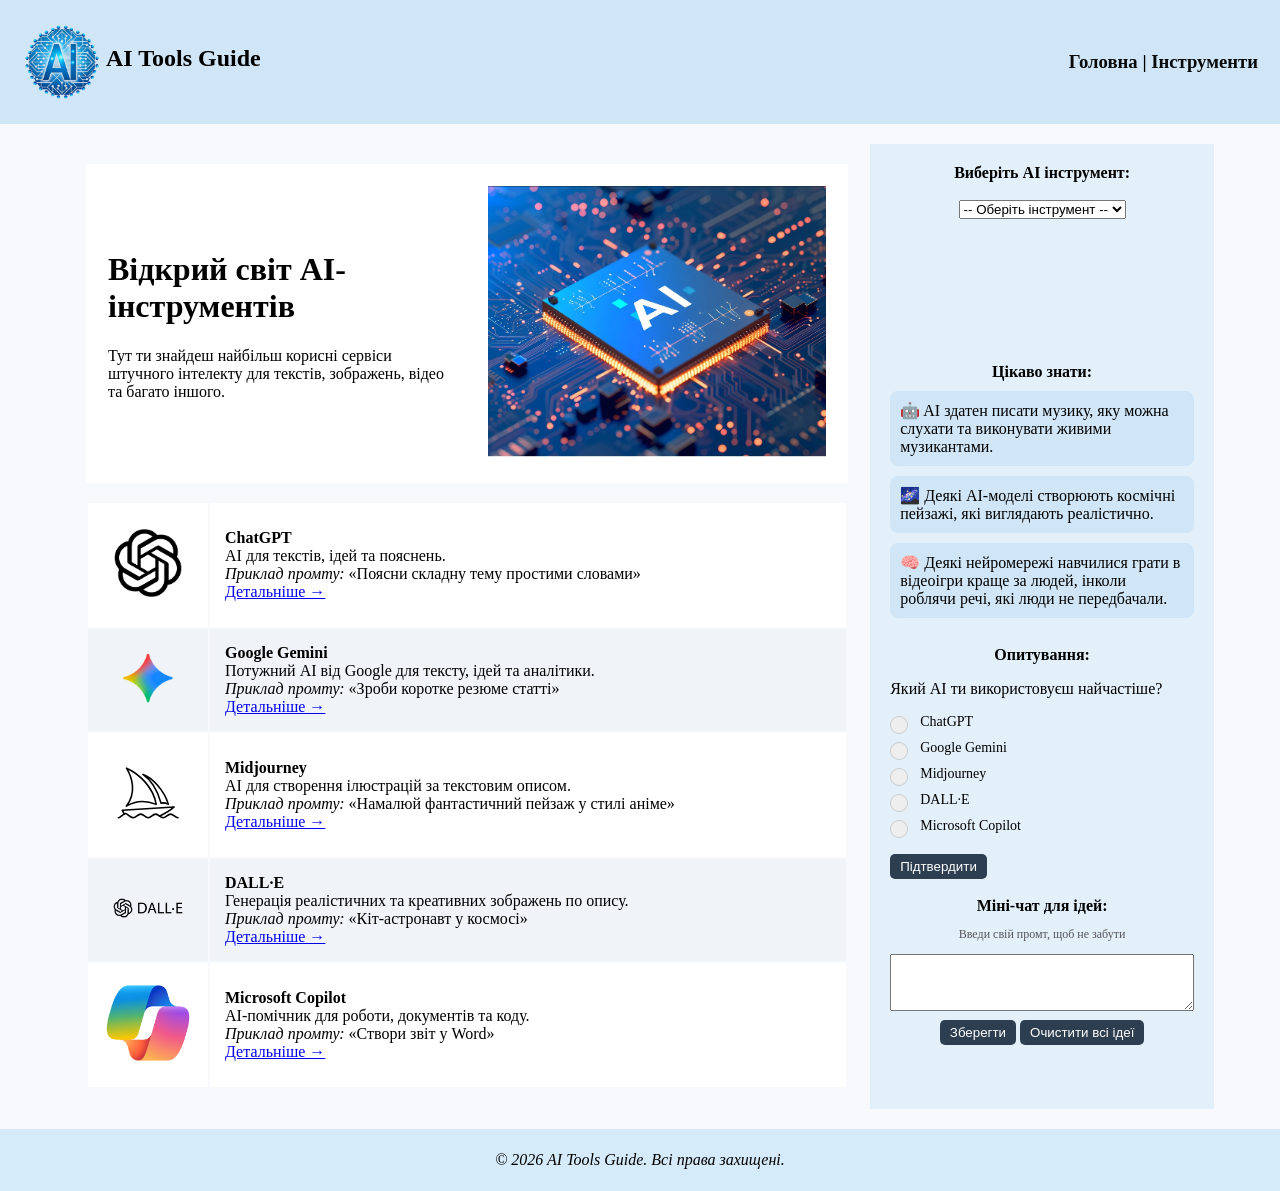
<file: index.html>
<!DOCTYPE html>
<html lang="en">
<head>
    <meta charset="UTF-8">
    <meta http-equiv="X-UA-Compatible" content="IE=edge">
    <meta name="viewport" content="width=device-width, initial-scale=1.0">
    
    <link rel="icon" type="image/png" href="fav.avif">
    <title>AI tools</title>

    <style>
        html, body {
            margin: 0;
            padding: 0;
        }

        * {
            box-sizing: border-box;
        }

        img {
            max-width: 100%;
            height: auto;
        }

        .zoom {
            transition: transform 0.3s ease;
        }

        .zoom:hover {
            transform: scale(1.05);
            cursor: pointer;
        }

        /* Кастомні кружки */
        .radioContainer {
            display: block;
            position: relative;
            padding-left: 30px;
            margin-bottom: 10px;
            cursor: pointer;
            font-size: 14px;
            user-select: none;
        }

        .radioContainer input {
            position: absolute;
            opacity: 0;
            cursor: pointer;
        }

        .checkmark {
            position: absolute;
            top: 2px;
            left: 0;
            height: 18px;
            width: 18px;
            background-color: #eee;
            border-radius: 50%;
            border: 1px solid #ccc;
            transition: 0.2s;
        }

        .radioContainer input:checked ~ .checkmark {
            background-color: #2c3e50;
            border-color: #1a2a38;
        }

        .checkmark:after {
            content: "";
            position: absolute;
            display: none;
        }

        .radioContainer input:checked ~ .checkmark:after {
            display: block;
        }

        .radioContainer .checkmark:after {
            top: 4px;
            left: 4px;
            width: 8px;
            height: 8px;
            border-radius: 50%;
            background: white;
        }

        button:hover {
            background:#1a2a38;
            opacity: 0.9;
        }

        .pollBtn {
            background:#2c3e50;
            color:#fff;
            border:none;
            border-radius:5px;
            padding:5px 10px;
            margin:3px 2px;
            cursor:pointer;
            font-size:13px;
            transition:0.2s;
        }

        /* ===== АДАПТАЦІЯ ТІЛЬКИ ДЛЯ ТЕЛЕФОНУ ===== */
        @media (max-width: 768px) {
            body {
                margin: 0;
                padding: 0;
            }

            table {
                width: 100% !important;
            }

            td {
                display: block;
                width: 100% !important;
            }

            h1 {
                font-size: 26px;
                text-align: center;
            }

            h3 {
                font-size: 18px;
                margin: 10px 0;
                text-align: center;
            }

            p, b, i, a, label, select, textarea, button {
                font-size: 16px;
            }

            img {
                max-width: 100% !important;
                height: auto !important;
            }

            textarea,
            select,
            button {
                width: 100% !important;
            }

            /* Header */
            .header-left,
            .header-right {
                text-align: center !important;
            }

            .header-right a {
                display: inline-block;
                margin: 5px 6px;
            }

            /* Main blocks */
            .main-left,
            .main-right {
                width: 100% !important;
                display: block;
            }

            /* Hero */
            .hero-text,
            .hero-image {
                width: 100% !important;
                display: block;
                text-align: center !important;
            }

            .hero-image img {
                width: 100% !important;
                max-width: 500px;
                margin: 0 auto;
            }

            /* Cards */
            .tool-img,
            .tool-text {
                width: 100% !important;
                display: block;
                text-align: center !important;
            }

            .tool-img img {
                margin: 0 auto 10px auto;
            }

            /* Sidebar */
            .sidebar {
                margin-top: 20px;
                padding: 15px !important;
            }

            .sidebar-spacer {
                display: none;
            }

            #savedIdeas {
                word-break: break-word;
            }
        }
    </style>
</head>
<body bgcolor="#f7f9fc">

<!-- ===== HEADER ===== -->
<table width="100%" bgcolor="#d0e6f7" cellpadding="20">
    <tr>
        <td class="header-left">
            <a href="index.html" style="display:inline-block;">
                <img src="logo (2).png" width="80" alt="Лого" style="vertical-align:middle;">
            </a>
            <font size="5"><b>AI Tools Guide</b></font>
        </td>
        <td class="header-right" align="right">
            <font>
                <h3>
                    <a href="index.html" style="text-decoration:none; color:#080a0b;">Головна</a> |
                    <a href="tools.html" style="text-decoration:none; color:#080a0b;">Інструменти</a>
                </h3>
            </font>
        </td>
    </tr>
</table>

<br>

<!-- ===== MAIN CONTENT WITH SIDEBAR ===== -->
<table width="90%" align="center" cellpadding="20">
    <tr valign="top">
        <!-- Лівий блок: основний контент -->
        <td class="main-left" width="70%">

            <!-- HERO -->
            <table width="100%" bgcolor="#ffffff" cellpadding="20">
                <tr>
                    <td class="hero-text" width="50%">
                        <h1>Відкрий світ AI-інструментів</h1>
                        <p>
                            Тут ти знайдеш найбільш корисні сервіси штучного інтелекту для текстів, зображень, відео та багато іншого.
                        </p>
                    </td>
                    <td class="hero-image" align="center">
                        <img src="1main.jpg" width="500" height="280" alt="" class="zoom">
                    </td>
                </tr>
            </table>

            <br>

            <!-- AI TOOLS SECTION -->
            <table width="100%" cellpadding="15">
                <!-- Блок 1 -->
                <tr bgcolor="#ffffff">
                    <td class="tool-img" width="120" align="center">
                        <a href="https://chatgpt.com/?utm_source=google&utm_medium=paid_search&utm_campaign=GOOG_C_SEM_GBR_Core_CHT_BAU_ACQ_PER_MIX_ALL_EMEA_UA_EN_042225&c_id=22472177954&c_agid=175689713902&c_crid=747938588627&c_kwid={keywordid}&c_ims=&c_pms=1012861&c_nw=g&c_dvc=c&gad_source=1&gad_campaignid=22472177954&gbraid=0AAAAA-I0E5fjTcICZ7cfH9dCUgouhlHEK&gclid=Cj0KCQiAvtzLBhCPARIsALwhxdqveQZK1W1OwphcJMl4gpnijoNDUpUwW3H7fWmyhCsj17nhekJumukaAoX0EALw_wcB">
                            <img src="chatgpt.jpg" width="100" alt="ChatGPT">
                        </a>
                    </td>
                    <td class="tool-text">
                        <b>ChatGPT</b><br>
                        AI для текстів, ідей та пояснень.<br>
                        <i>Приклад промту:</i> «Поясни складну тему простими словами»<br>
                        <a href="chatgpt.html">Детальніше →</a>
                    </td>
                </tr>

                <!-- google gemini -->
                <tr bgcolor="#f0f4f8">
                    <td class="tool-img" align="center">
                        <a href="https://gemini.google.com/app">
                            <img src="Google-Gemini-Symbol.png" width="100" alt="Google Gemini">
                        </a>
                    </td>
                    <td class="tool-text">
                        <b>Google Gemini</b><br>
                        Потужний AI від Google для тексту, ідей та аналітики.<br>
                        <i>Приклад промту:</i> «Зроби коротке резюме статті»<br>
                        <a href="googlegemini.html">Детальніше →</a>
                    </td>
                </tr>

                <!-- Блок 3 -->
                <tr bgcolor="#ffffff">
                    <td class="tool-img" width="120" align="center">
                        <a href="https://www.midjourney.com/explore?tab=video_top">
                            <img src="Midjourney_Emblem.svg" width="100" alt="Midjourney">
                        </a>
                    </td>
                    <td class="tool-text">
                        <b>Midjourney</b><br>
                        AI для створення ілюстрацій за текстовим описом.<br>
                        <i>Приклад промту:</i> «Намалюй фантастичний пейзаж у стилі аніме»<br>
                        <a href="Midjourney.html">Детальніше →</a>
                    </td>
                </tr>

                <!-- DALL·E -->
                <tr bgcolor="#f0f4f8">
                    <td class="tool-img" align="center">
                        <a href="https://openai.com/ru-RU/index/dall-e-3/">
                            <img src="dalle.png" width="100" alt="DALL·E">
                        </a>
                    </td>
                    <td class="tool-text">
                        <b>DALL·E</b><br>
                        Генерація реалістичних та креативних зображень по опису.<br>
                        <i>Приклад промту:</i> «Кіт-астронавт у космосі»<br>
                        <a href="DALL-E.html">Детальніше →</a>
                    </td>
                </tr>

                <!-- Microsoft Copilot -->
                <tr bgcolor="#ffffff">
                    <td class="tool-img" align="center">
                        <a href="https://copilot.microsoft.com/">
                            <img src="Microsoft_Copilot.webp" width="100" alt="Microsoft Copilot">
                        </a>
                    </td>
                    <td class="tool-text">
                        <b>Microsoft Copilot</b><br>
                        AI-помічник для роботи, документів та коду.<br>
                        <i>Приклад промту:</i> «Створи звіт у Word»<br>
                        <a href="copilot.html">Детальніше →</a>
                    </td>
                </tr>
            </table>

        </td>

        <!-- ===== Бокова панель ===== -->
        <td class="main-right sidebar" width="30%" bgcolor="#e3f0fa" align="center" style="vertical-align:top; padding:20px;">
            
            <!-- 1️⃣ Вибір AI -->
            <b>Виберіть AI інструмент:</b>
            <br><br>
            <select id="aiSelect">
                <option value="" selected disabled hidden>-- Оберіть інструмент --</option>
                <option value="chatgpt.html">ChatGPT</option>
                <option value="googlegemini.html">Google Gemini</option>
                <option value="Midjourney.html">Midjourney</option>
                <option value="DALL-E.html">DALL·E</option>
                <option value="copilot.html">Microsoft Copilot</option>
            </select>

            <div class="sidebar-spacer">
                <br><br><br><br><br><br><br><br>
            </div>

            <!-- 2️⃣ Картки “Цікаво знати” -->
            <b>Цікаво знати:</b>
            <div style="width:100%; text-align:left;">
                <div style="background:#d0e6f7; padding:10px; border-radius:8px; margin:10px 0;">
                    🤖 AI здатен писати музику, яку можна слухати та виконувати живими музикантами.
                </div>
                <div style="background:#d0e6f7; padding:10px; border-radius:8px; margin:10px 0;">
                    🌌 Деякі AI-моделі створюють космічні пейзажі, які виглядають реалістично.
                </div>
                <div style="background:#d0e6f7; padding:10px; border-radius:8px; margin:10px 0;">
                    🧠 Деякі нейромережі навчилися грати в відеоігри краще за людей, інколи роблячи речі, які люди не передбачали.
                </div>
            </div>

            <br>

            <!-- ===== Опитування ===== -->
            <b>Опитування:</b>
            <div id="poll" style="text-align:left; margin-top:5px;">
                <p>Який AI ти використовуєш найчастіше?</p>
                
                <label class="radioContainer">ChatGPT
                    <input type="radio" name="ai" value="ChatGPT">
                    <span class="checkmark"></span>
                </label>

                <label class="radioContainer">Google Gemini
                    <input type="radio" name="ai" value="Google Gemini">
                    <span class="checkmark"></span>
                </label>

                <label class="radioContainer">Midjourney
                    <input type="radio" name="ai" value="Midjourney">
                    <span class="checkmark"></span>
                </label>

                <label class="radioContainer">DALL·E
                    <input type="radio" name="ai" value="DALL·E">
                    <span class="checkmark"></span>
                </label>

                <label class="radioContainer">Microsoft Copilot
                    <input type="radio" name="ai" value="Microsoft Copilot">
                    <span class="checkmark"></span>
                </label>

                <button onclick="submitVote()" style="margin-top:10px; padding:5px 10px; background:#2c3e50; color:#fff; border:none; border-radius:5px; cursor:pointer;">Підтвердити</button>
            </div>

            <br>

            <!-- Міні-чат -->
            <b>Міні-чат для ідей:</b>
            <p style="font-size:12px; color:#555;">Введи свій промт, щоб не забути</p>
            <textarea id="ideaInput" rows="3" style="width:100%; padding:5px;"></textarea>
            <br>
            <button onclick="saveIdea()" style="margin-top:5px; background:#2c3e50; color:#fff; border:none; padding:5px 10px; border-radius:5px; cursor:pointer;">Зберегти</button>
            <button onclick="clearIdeas()" style="margin-top:5px; background:#2c3e50; color:#fff; border:none; padding:5px 10px; border-radius:5px; cursor:pointer;">Очистити всі ідеї</button>
            <div id="savedIdeas" style="margin-top:10px; font-size:13px; color:#333;"></div>
        </td>
    </tr>
</table>

<br>

<!-- ===== FOOTER ===== -->
<table width="100%" bgcolor="#d6ebf9" cellpadding="20">
    <tr>
        <td align="center">
            <i>© 2026 AI Tools Guide. Всі права захищені.</i>
        </td>
    </tr>
</table>

<script>
function submitVote() {
    const radios = document.getElementsByName('ai');
    let selected = null;
    for (const r of radios) {
        if (r.checked) {
            selected = r.value;
            break;
        }
    }
    if (selected) {
        alert(`Ви обрали: ${selected}`);
    } else {
        alert('Будь ласка, оберіть AI перед підтвердженням!');
    }
}

function saveIdea() {
    const input = document.getElementById('ideaInput');
    const text = input.value.trim();
    if(!text) return alert('Введіть текст!');
    
    let ideas = JSON.parse(localStorage.getItem('ideas')) || [];
    ideas.push(text);
    localStorage.setItem('ideas', JSON.stringify(ideas));
    input.value = '';
    renderIdeas();
}

function renderIdeas() {
    let ideas = JSON.parse(localStorage.getItem('ideas')) || [];
    const container = document.getElementById('savedIdeas');
    container.innerHTML = '';
    ideas.forEach((idea) => {
        container.innerHTML += `<div>💡 ${idea}</div>`;
    });
}

function clearIdeas() {
    localStorage.removeItem('ideas');
    renderIdeas();
}

window.addEventListener('load', () => {
    let ideas = JSON.parse(localStorage.getItem('ideas')) || [];
    if(ideas.length > 1){
        ideas = [ideas[0]];
        localStorage.setItem('ideas', JSON.stringify(ideas));
    }
    renderIdeas();
});

const select = document.getElementById("aiSelect");

const page = decodeURIComponent(window.location.pathname.split("/").pop() || "")
  .split("?")[0]
  .split("#")[0];

const isHomePage = !page || page === "index.html";

if (!isHomePage) {
  if ([...select.options].some(o => o.value === page)) {
    select.value = page;
  } else {
    select.selectedIndex = 0;
  }
} else {
  select.selectedIndex = 0;
}

select.addEventListener("change", function () {
  if (this.value && this.value !== "#") {
    window.location.href = this.value;
  }
});
</script>

</body>
</html>
</file>
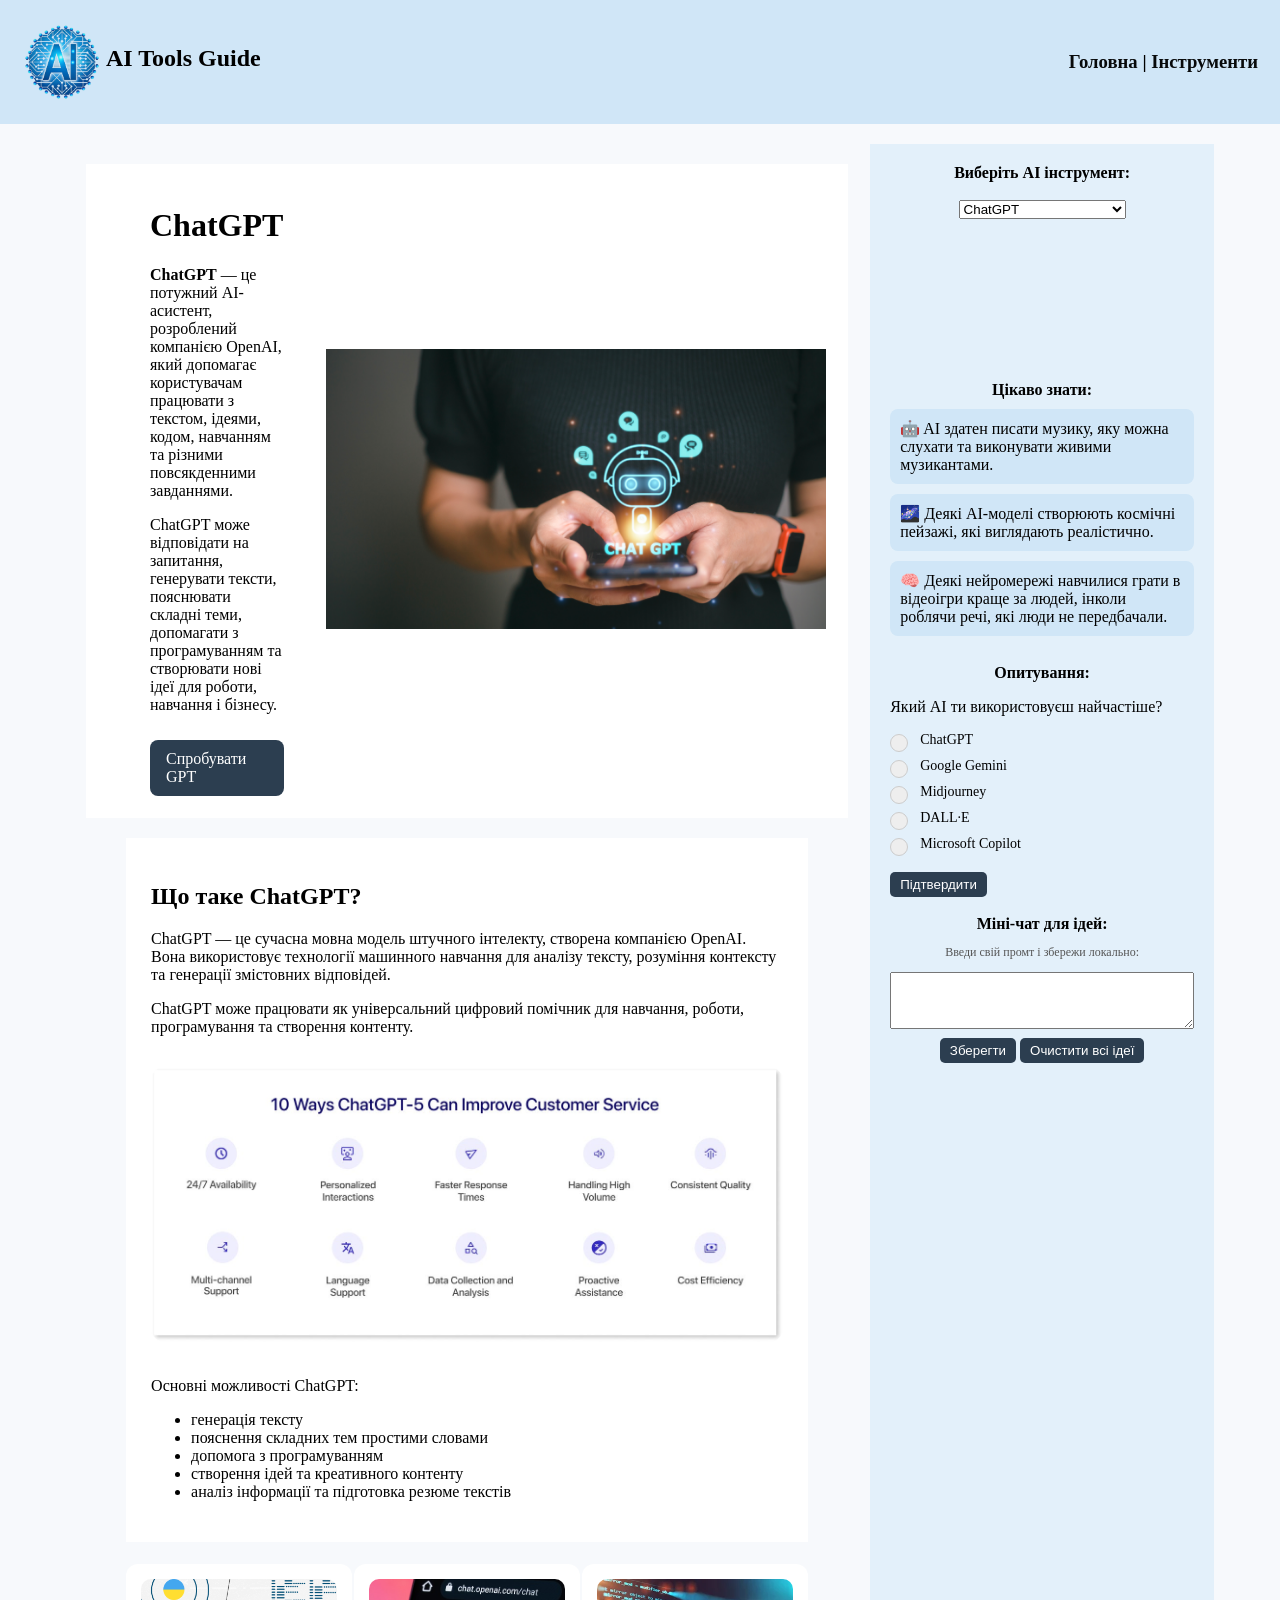
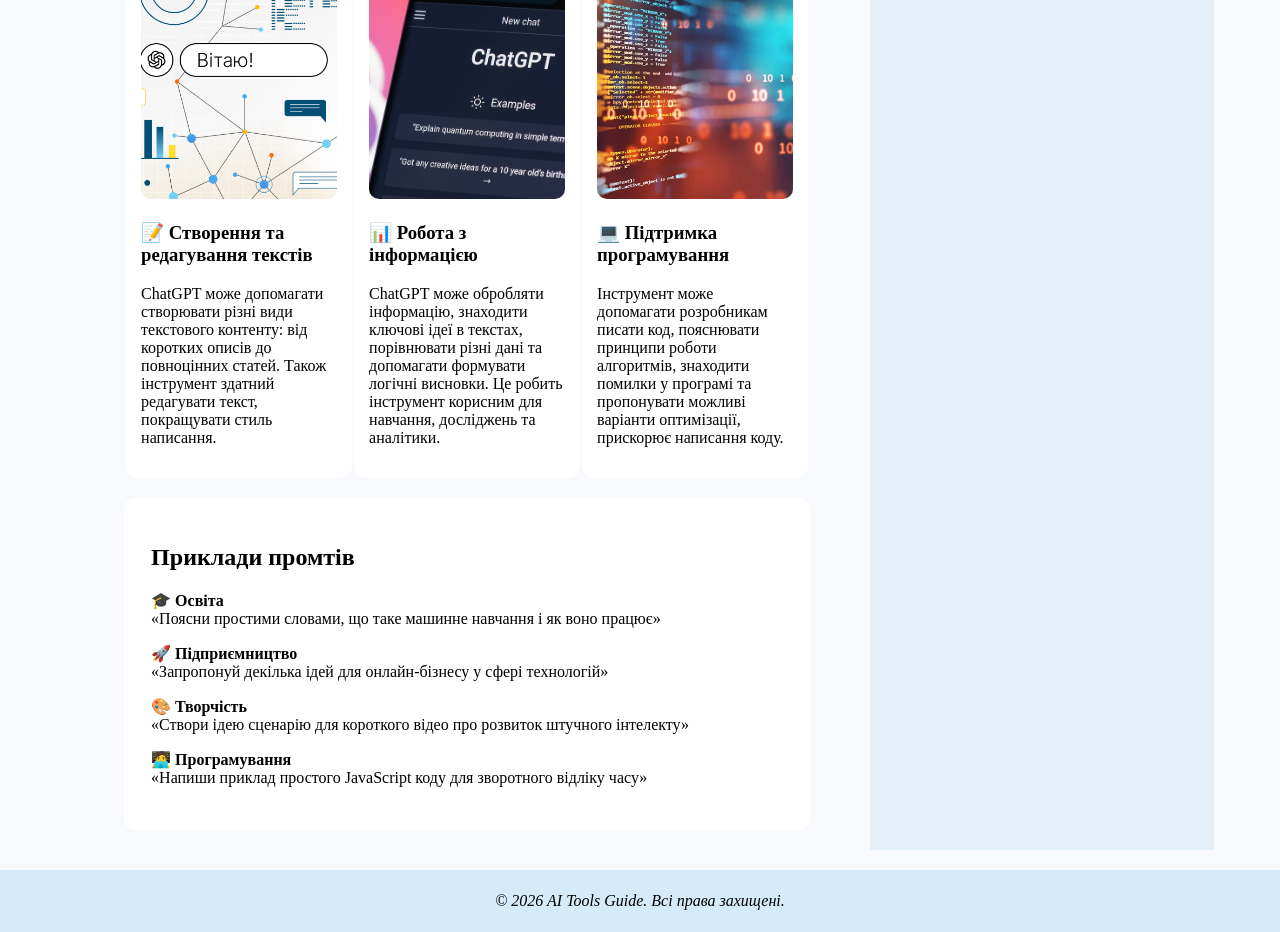
<file: chatgpt.html>
<!DOCTYPE html>
<html lang="uk">
<head>
    <meta charset="UTF-8">
    <meta http-equiv="X-UA-Compatible" content="IE=edge">
    <meta name="viewport" content="width=device-width, initial-scale=1.0">
    
    <link rel="icon" type="image/png" href="fav.avif">
    <title>AI tools</title>

    <style>
        * {
            box-sizing: border-box;
        }

        html, body {
            margin: 0;
            padding: 0;
            overflow-x: hidden;
        }

        .zoom {
            transition: transform 0.3s ease;
        }

        .zoom:hover {
            transform: scale(1.05);
            cursor: pointer;
        }

        .hero-main-img {
            width: 500px;
            height: 280px;
            object-fit: cover;
        }

        .radioContainer {
            display: block;
            position: relative;
            padding-left: 30px;
            margin-bottom: 10px;
            cursor: pointer;
            font-size: 14px;
            user-select: none;
        }

        .radioContainer input {
            position: absolute;
            opacity: 0;
            cursor: pointer;
        }

        .checkmark {
            position: absolute;
            top: 2px;
            left: 0;
            height: 18px;
            width: 18px;
            background-color: #eee;
            border-radius: 50%;
            border: 1px solid #ccc;
            transition: 0.2s;
        }

        .radioContainer input:checked ~ .checkmark {
            background-color: #2c3e50;
            border-color: #1a2a38;
        }

        .checkmark:after {
            content: "";
            position: absolute;
            display: none;
        }

        .radioContainer input:checked ~ .checkmark:after {
            display: block;
        }

        .radioContainer .checkmark:after {
            top: 4px;
            left: 4px;
            width: 8px;
            height: 8px;
            border-radius: 50%;
            background: white;
        }

        button:hover {
            background:#1a2a38;
            opacity: 0.95;
        }

        .pollBtn {
            background:#2c3e50;
            color:#fff;
            border:none;
            border-radius:5px;
            padding:5px 10px;
            margin:3px 2px;
            cursor:pointer;
            font-size:13px;
            transition:0.2s;
        }

        @media (max-width: 768px) {
            body {
                margin: 0;
                padding: 0;
            }

            .mobile-full,
            .main-layout,
            .hero-table,
            .about-table,
            .features-table,
            .prompts-table {
                width: 100% !important;
                max-width: 100% !important;
                margin: 0 auto !important;
            }

            .main-layout {
                padding: 0 10px;
            }

            .header-left,
            .header-right {
                display: block;
                width: 100% !important;
                text-align: center !important;
                padding: 12px 10px !important;
            }

            .header-right h3 {
                margin: 8px 0 0 0;
                line-height: 1.5;
                font-size: 18px;
            }

            .header-right a {
                display: inline-block;
                margin: 2px 4px;
                white-space: normal;
            }

            .main-layout > tbody > tr,
            .hero-table > tbody > tr,
            .features-table > tbody > tr {
                display: block;
                width: 100% !important;
            }

            .main-left,
            .main-right,
            .hero-empty,
            .hero-text,
            .hero-image,
            .feature-card {
                display: block;
                width: 100% !important;
                max-width: 100% !important;
            }

            .hero-empty {
                display: none;
            }

            .main-left,
            .main-right {
                padding: 10px 0 !important;
            }

            .sidebar {
                margin-top: 15px;
                padding: 15px !important;
            }

            .sidebar-spacer {
                display: none;
            }

            .hero-text,
            .hero-image,
            .feature-card,
            .header-left,
            .header-right,
            .prompts-table td,
            .about-table td {
                text-align: center !important;
            }

            .about-table td,
            .prompts-table td,
            .feature-card,
            .sidebar {
                padding-left: 15px !important;
                padding-right: 15px !important;
            }

            .hero-text {
                padding: 15px !important;
            }

            .hero-text h1 {
                font-size: 28px;
                margin-top: 0;
                margin-bottom: 12px;
            }

            .hero-text p,
            .about-table p,
            .prompts-table p,
            .feature-card p,
            .sidebar p,
            .sidebar b,
            .sidebar label,
            .sidebar div,
            li {
                word-wrap: break-word;
                overflow-wrap: break-word;
            }

            .hero-main-img {
                display: block;
                width: 100% !important;
                max-width: 500px !important;
                height: auto !important;
                margin: 0 auto;
            }

            .feature-card {
                margin-bottom: 15px;
                padding-top: 15px !important;
                padding-bottom: 15px !important;
            }

            .feature-card img {
                display: block;
                width: 100% !important;
                max-width: 100% !important;
                height: auto !important;
                margin: 0 auto 10px auto;
                object-fit: cover;
            }

            .about-table img {
                display: block;
                width: 100% !important;
                max-width: 100% !important;
                height: auto !important;
                margin-left: auto !important;
                margin-right: auto !important;
            }

            ul {
                text-align: left;
                padding-left: 22px;
                margin-left: 0;
            }

            #aiSelect,
            #ideaInput,
            button {
                width: 100% !important;
                max-width: 100% !important;
                display: block;
                margin-left: auto;
                margin-right: auto;
            }

            #poll {
                text-align: left !important;
            }

            .sidebar > b,
            .sidebar > p,
            .sidebar select,
            .sidebar textarea,
            .sidebar #savedIdeas {
                text-align: center;
            }

            .sidebar div[style*="text-align:left"] {
                text-align: left !important;
            }

            table[width="100%"],
            table[width="90%"] {
                width: 100% !important;
            }

            td[width="70%"],
            td[width="30%"],
            td[width="50%"],
            td[width="33%"],
            td[width="120"] {
                width: 100% !important;
            }

            font[size="5"] {
                display: inline-block;
                margin-top: 8px;
            }

            h2 {
                font-size: 24px;
                margin-top: 0;
            }

            h3 {
                font-size: 20px;
            }
        }
    </style>
</head>
<body bgcolor="#f7f9fc">

<!-- ===== HEADER ===== -->
<table class="mobile-full" width="100%" bgcolor="#d0e6f7" cellpadding="20">
    <tr>
        <td class="header-left">
            <a href="index.html" style="display:inline-block;">
                <img src="logo (2).png" width="80" alt="Лого" style="vertical-align:middle;">
            </a>
            <font size="5"><b>AI Tools Guide</b></font>
        </td>
        <td class="header-right" align="right">
            <font>
                <h3>
                    <a href="index.html" style="text-decoration:none; color:#080a0b;">Головна</a> |
                    <a href="tools.html" style="text-decoration:none; color:#080a0b;">Інструменти</a>
                </h3>
            </font>
        </td>
    </tr>
</table>

<br>

<!-- ===== MAIN CONTENT WITH SIDEBAR ===== -->
<table class="main-layout" width="90%" align="center" cellpadding="20">
    <tr valign="top">
        <!-- Лівий блок: основний контент -->
        <td class="main-left" width="70%">

            <!-- HERO -->
            <table class="hero-table" width="100%" bgcolor="#ffffff" cellpadding="20">
                <tr>
                    <td class="hero-empty" width="120" align="center">
                    </td>
                    <td class="hero-text" width="50%">
                        <h1>ChatGPT</h1>
                        <p>
                            <b>ChatGPT</b> — це потужний AI-асистент, розроблений компанією OpenAI, який допомагає користувачам працювати з текстом, ідеями, кодом, навчанням та різними повсякденними завданнями.
                        </p>
                        <p>
                            ChatGPT може відповідати на запитання, генерувати тексти, пояснювати складні теми, допомагати з програмуванням та створювати нові ідеї для роботи, навчання і бізнесу.
                        </p>
                        <a href="https://chat.openai.com" target="_blank"
                           style="display:inline-block; margin-top:10px; padding:10px 16px; background:#2c3e50; color:#fff; text-decoration:none; border-radius:8px;">
                            Спробувати GPT
                        </a>
                    </td>
                    <td class="hero-image" align="center">
                        <img src="g1.jpg" alt="" class="zoom hero-main-img">
                    </td>
                </tr>
            </table>

            <br>

            <!-- ===== ABOUT ===== -->
            <table class="about-table" width="90%" align="center" cellpadding="25">
                <tr bgcolor="#ffffff" style="border-radius:12px;">
                    <td>
                        <h2>Що таке ChatGPT?</h2>

                        <p>
                            ChatGPT — це сучасна мовна модель штучного інтелекту, створена компанією OpenAI. Вона використовує технології машинного навчання для аналізу тексту, розуміння контексту та генерації змістовних відповідей.
                        </p>

                        <p>
                            ChatGPT може працювати як універсальний цифровий помічник для навчання, роботи, програмування та створення контенту.
                        </p>

                        <img src="g2.jpg"
                             width="100%"
                             style="border-radius:14px; margin:15px 0;"
                             alt="GPT AI Concept">

                        <p>
                            Основні можливості ChatGPT:
                        </p>

                        <ul>
                            <li>генерація тексту</li>
                            <li>пояснення складних тем простими словами</li>
                            <li>допомога з програмуванням</li>
                            <li>створення ідей та креативного контенту</li>
                            <li>аналіз інформації та підготовка резюме текстів</li>
                        </ul>
                    </td>
                </tr>
            </table>

            <br>

            <!-- ===== FEATURES ===== -->
            <table class="features-table" width="90%" align="center" cellpadding="15">
                <tr>
                    <td class="feature-card" width="33%" bgcolor="#ffffff" style="border-radius:12px;">
                        <img src="g4.png" style="width:100%; height:220px; object-fit:cover; border-radius:10px;" alt="">
                        <h3>📝 Створення та редагування текстів</h3>
                        <p>
                            ChatGPT може допомагати створювати різні види текстового контенту: від коротких описів до повноцінних статей. Також інструмент здатний редагувати текст, покращувати стиль написання.
                        </p>
                    </td>

                    <td class="feature-card" width="33%" bgcolor="#ffffff" style="border-radius:12px;">
                        <img src="g3.jpeg" style="width:100%; height:220px; object-fit:cover; border-radius:10px;" alt="">
                        <h3>📊 Робота з інформацією</h3>
                        <p>
                            ChatGPT може обробляти інформацію, знаходити ключові ідеї в текстах, порівнювати різні дані та допомагати формувати логічні висновки. Це робить інструмент корисним для навчання, досліджень та аналітики.
                        </p>
                    </td>

                    <td class="feature-card" width="33%" bgcolor="#ffffff" style="border-radius:12px;">
                        <img src="g5.jpg" style="width:100%; height:220px; object-fit:cover; border-radius:10px;" alt="">
                        <h3>💻 Підтримка програмування</h3>
                        <p>
                            Інструмент може допомагати розробникам писати код, пояснювати принципи роботи алгоритмів, знаходити помилки у програмі та пропонувати можливі варіанти оптимізації, прискорює написання коду.
                        </p>
                    </td>
                </tr>
            </table>

            <br>

            <!-- ===== PROMPTS ===== -->
            <table class="prompts-table" width="90%" align="center" bgcolor="#ffffff" cellpadding="25" style="border-radius:12px;">
                <tr>
                    <td>
                        <h2>Приклади промтів</h2>

                        <p><b>🎓 Освіта</b><br>
                        «Поясни простими словами, що таке машинне навчання і як воно працює»</p>

                        <p><b>🚀 Підприємництво</b><br>
                        «Запропонуй декілька ідей для онлайн-бізнесу у сфері технологій»</p>

                        <p><b>🎨 Творчість</b><br>
                        «Створи ідею сценарію для короткого відео про розвиток штучного інтелекту»</p>

                        <p><b>🧑‍💻 Програмування</b><br>
                        «Напиши приклад простого JavaScript коду для зворотного відліку часу»</p>
                    </td>
                </tr>
            </table>

        </td>

        <!-- ===== Бокова панель ===== -->
        <td class="main-right sidebar" width="30%" bgcolor="#e3f0fa" align="center" style="vertical-align:top; padding:20px;">
            
            <b>Виберіть AI інструмент:</b>
            <br><br>
            <select id="aiSelect">
                <option value="" selected disabled hidden>-- Оберіть інструмент --</option>
                <option value="chatgpt.html">ChatGPT</option>
                <option value="googlegemini.html">Google Gemini</option>
                <option value="Midjourney.html">Midjourney</option>
                <option value="DALL-E.html">DALL·E</option>
                <option value="copilot.html">Microsoft Copilot</option>
            </select>

            <div class="sidebar-spacer">
                <br><br>
                <br>
                <br>
                <br>
                <br>
                <br>
                <br>
                <br>
            </div>

            <b>Цікаво знати:</b>
            <div style="width:100%; text-align:left;">
                <div style="background:#d0e6f7; padding:10px; border-radius:8px; margin:10px 0;">
                    🤖 AI здатен писати музику, яку можна слухати та виконувати живими музикантами.
                </div>
                <div style="background:#d0e6f7; padding:10px; border-radius:8px; margin:10px 0;">
                    🌌 Деякі AI-моделі створюють космічні пейзажі, які виглядають реалістично.
                </div>
                <div style="background:#d0e6f7; padding:10px; border-radius:8px; margin:10px 0;">
                    🧠 Деякі нейромережі навчилися грати в відеоігри краще за людей, інколи роблячи речі, які люди не передбачали.
                </div>
            </div>

            <br>

            <b>Опитування:</b>
            <div id="poll" style="text-align:left; margin-top:5px;">
                <p>Який AI ти використовуєш найчастіше?</p>
                
                <label class="radioContainer">ChatGPT
                    <input type="radio" name="ai" value="ChatGPT">
                    <span class="checkmark"></span>
                </label>

                <label class="radioContainer">Google Gemini
                    <input type="radio" name="ai" value="Google Gemini">
                    <span class="checkmark"></span>
                </label>

                <label class="radioContainer">Midjourney
                    <input type="radio" name="ai" value="Midjourney">
                    <span class="checkmark"></span>
                </label>

                <label class="radioContainer">DALL·E
                    <input type="radio" name="ai" value="DALL·E">
                    <span class="checkmark"></span>
                </label>

                <label class="radioContainer">Microsoft Copilot
                    <input type="radio" name="ai" value="Microsoft Copilot">
                    <span class="checkmark"></span>
                </label>

                <button onclick="submitVote()" style="margin-top:10px; padding:5px 10px; background:#2c3e50; color:#fff; border:none; border-radius:5px; cursor:pointer;">Підтвердити</button>
            </div>

            <br>

            <b>Міні-чат для ідей:</b>
            <p style="font-size:12px; color:#555;">Введи свій промт і збережи локально:</p>
            <textarea id="ideaInput" rows="3" style="width:100%; padding:5px;"></textarea>
            <br>
            <button onclick="saveIdea()" style="margin-top:5px; background:#2c3e50; color:#fff; border:none; padding:5px 10px; border-radius:5px; cursor:pointer;">Зберегти</button>
            <button onclick="clearIdeas()" style="margin-top:5px; background:#2c3e50; color:#fff; border:none; padding:5px 10px; border-radius:5px; cursor:pointer;">Очистити всі ідеї</button>
            <div id="savedIdeas" style="margin-top:10px; font-size:13px; color:#333;"></div>
        </td>
    </tr>
</table>

<br>

<!-- ===== FOOTER ===== -->
<table class="mobile-full" width="100%" bgcolor="#d6ebf9" cellpadding="20">
    <tr>
        <td align="center">
            <i>© 2026 AI Tools Guide. Всі права захищені.</i>
        </td>
    </tr>
</table>

<script>
function submitVote() {
    const radios = document.getElementsByName('ai');
    let selected = null;
    for (const r of radios) {
        if (r.checked) {
            selected = r.value;
            break;
        }
    }
    if (selected) {
        alert(`Ви обрали: ${selected}`);
    } else {
        alert('Будь ласка, оберіть AI перед підтвердженням!');
    }
}

function vote(ai) {
    const pollResult = document.getElementById('pollResult');
    if (pollResult) {
        pollResult.innerText = `Ви обрали: ${ai}`;
    }
}

function saveIdea() {
    const input = document.getElementById('ideaInput');
    const text = input.value.trim();
    if(!text) return alert('Введіть текст!');
    
    let ideas = JSON.parse(localStorage.getItem('ideas')) || [];
    ideas.push(text);
    localStorage.setItem('ideas', JSON.stringify(ideas));
    input.value = '';
    renderIdeas();
}

function renderIdeas() {
    let ideas = JSON.parse(localStorage.getItem('ideas')) || [];
    const container = document.getElementById('savedIdeas');
    container.innerHTML = '';
    ideas.forEach((idea) => {
        container.innerHTML += `<div>💡 ${idea}</div>`;
    });
}

function clearIdeas() {
    localStorage.removeItem('ideas');
    renderIdeas();
}

window.addEventListener('load', () => {
    let ideas = JSON.parse(localStorage.getItem('ideas')) || [];
    if(ideas.length > 1){
        ideas = [ideas[0]];
        localStorage.setItem('ideas', JSON.stringify(ideas));
    }
    renderIdeas();
});

const select = document.getElementById("aiSelect");

const page = decodeURIComponent(window.location.pathname.split("/").pop() || "")
  .split("?")[0]
  .split("#")[0];

const isHomePage = !page || page === "index.html";

if (!isHomePage) {
  if ([...select.options].some(o => o.value === page)) {
    select.value = page;
  } else {
    select.selectedIndex = 0;
  }
} else {
  select.selectedIndex = 0;
}

select.addEventListener("change", function () {
  if (this.value && this.value !== "#") {
    window.location.href = this.value;
  }
});
</script>

</body>
</html>
</file>
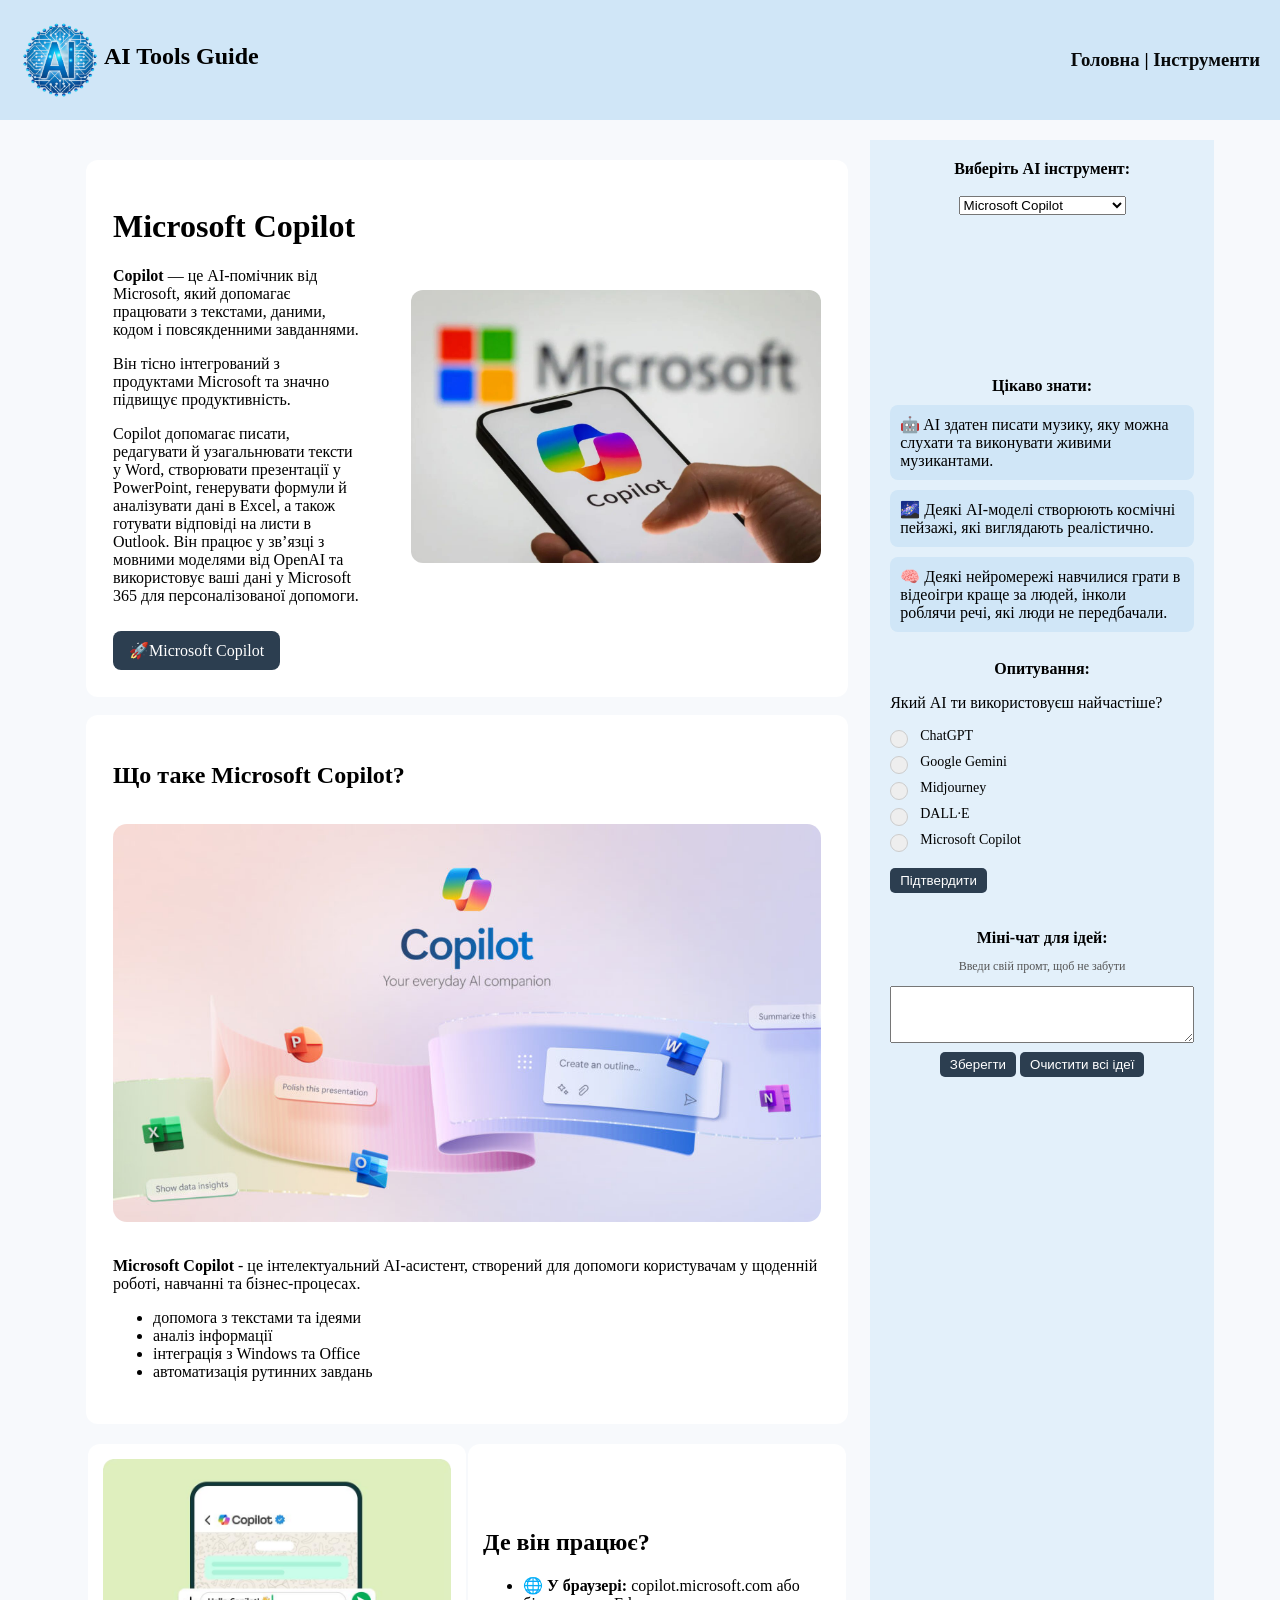
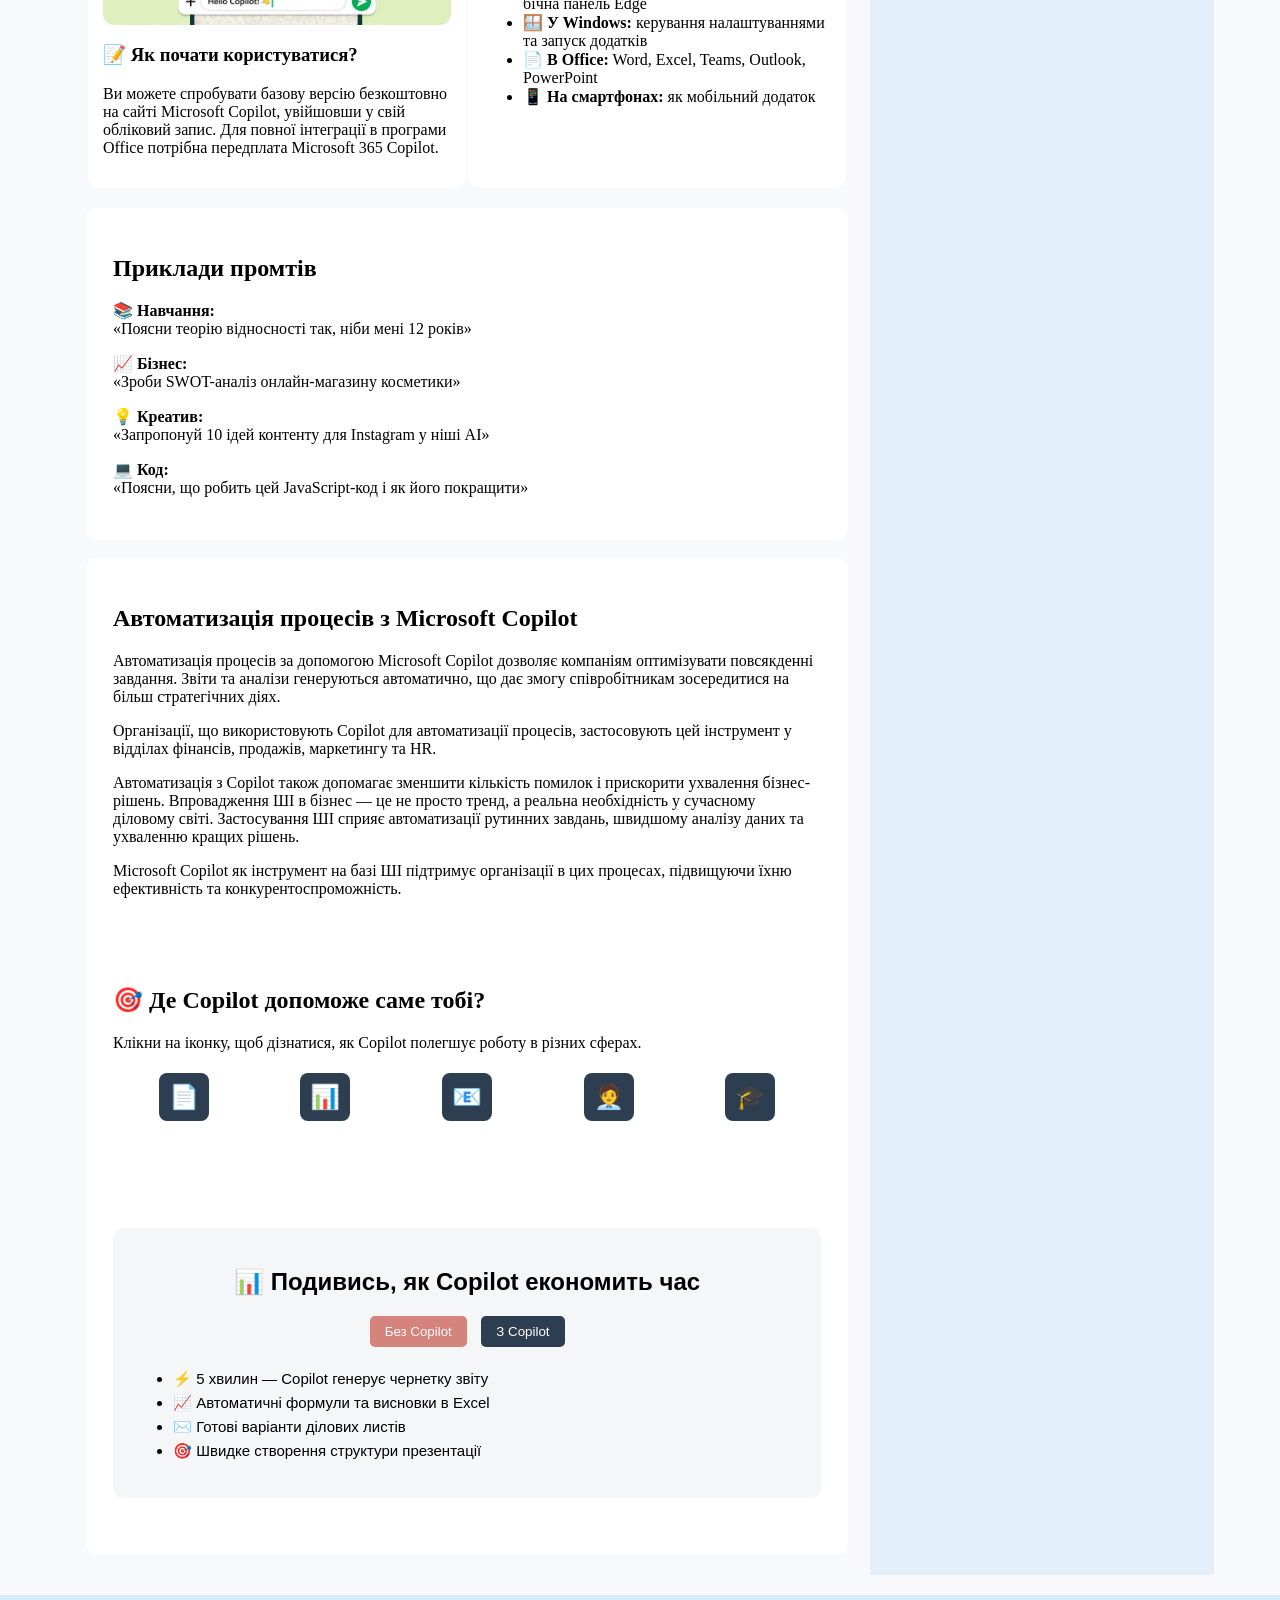
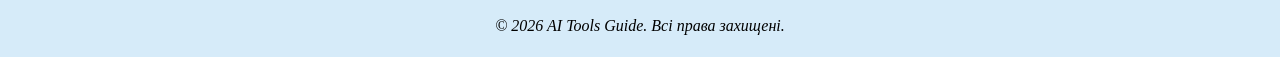
<file: copilot.html>
<!DOCTYPE html>
<html lang="uk">
<head>
    <meta charset="UTF-8">
    <meta http-equiv="X-UA-Compatible" content="IE=edge">
    <meta name="viewport" content="width=device-width, initial-scale=1.0">
    
    <link rel="icon" type="image/png" href="fav.avif">
    <title>AI tools</title>

    <style>
        * {
            box-sizing: border-box;
        }

        html, body {
            margin: 0;
            padding: 0;
            overflow-x: hidden;
        }

        .hero-main-img {
            width: 410px;
            height: auto;
            border-radius: 12px;
        }

        .about-main-img {
            width: 800px;
            max-width: 100%;
            height: auto;
            border-radius: 14px;
            margin: 15px 0;
        }

        .feature-half-img {
            width: 100%;
            height: auto;
            border-radius: 10px;
            display: block;
        }

        .zoom {
            transition: transform 0.3s ease;
        }

        .zoom:hover {
            transform: scale(1.05);
            cursor: pointer;
        }

        .radioContainer {
            display: block;
            position: relative;
            padding-left: 30px;
            margin-bottom: 10px;
            cursor: pointer;
            font-size: 14px;
            user-select: none;
        }

        .radioContainer input {
            position: absolute;
            opacity: 0;
            cursor: pointer;
        }

        .checkmark {
            position: absolute;
            top: 2px;
            left: 0;
            height: 18px;
            width: 18px;
            background-color: #eee;
            border-radius: 50%;
            border: 1px solid #ccc;
            transition: 0.2s;
        }

        .radioContainer input:checked ~ .checkmark {
            background-color: #2c3e50;
            border-color: #1a2a38;
        }

        .checkmark:after {
            content: "";
            position: absolute;
            display: none;
        }

        .radioContainer input:checked ~ .checkmark:after {
            display: block;
        }

        .radioContainer .checkmark:after {
            top: 4px;
            left: 4px;
            width: 8px;
            height: 8px;
            border-radius: 50%;
            background: white;
        }

        button:hover {
            background: #1a2a38;
            opacity: 0.95;
        }

        .pollBtn {
            background: #2c3e50;
            color: #fff;
            border: none;
            border-radius: 5px;
            padding: 5px 10px;
            margin: 3px 2px;
            cursor: pointer;
            font-size: 13px;
            transition: 0.2s;
        }

        @media (max-width: 768px) {
            body {
                margin: 0;
                padding: 0;
            }

            .mobile-full,
            .main-layout,
            .hero-table,
            .about-table,
            .features-table,
            .prompts-table,
            .automation-table {
                width: 100% !important;
                max-width: 100% !important;
                margin: 0 auto !important;
            }

            .main-layout {
                padding: 0 10px;
            }

            .header-left,
            .header-right {
                display: block;
                width: 100% !important;
                text-align: center !important;
                padding: 12px 10px !important;
            }

            .header-right h3 {
                margin: 8px 0 0 0;
                line-height: 1.5;
                font-size: 18px;
            }

            .header-right a {
                display: inline-block;
                margin: 2px 4px;
                white-space: normal;
            }

            .main-layout > tbody > tr,
            .hero-table > tbody > tr,
            .features-table > tbody > tr,
            .prompts-table > tbody > tr,
            .automation-table > tbody > tr {
                display: block;
                width: 100% !important;
            }

            .main-left,
            .main-right,
            .hero-text,
            .hero-image,
            .feature-card,
            .feature-card-half,
            .auto-cell {
                display: block;
                width: 100% !important;
                max-width: 100% !important;
            }

            .main-left,
            .main-right {
                padding: 10px 0 !important;
            }

            .sidebar {
                margin-top: 15px;
                padding: 15px !important;
            }

            .sidebar-spacer {
                display: none;
            }

            .hero-text,
            .hero-image,
            .feature-card,
            .feature-card-half,
            .header-left,
            .header-right,
            .prompts-table td,
            .about-table td,
            .automation-table td {
                text-align: center !important;
            }

            .about-table td,
            .prompts-table td,
            .feature-card,
            .feature-card-half,
            .sidebar,
            .automation-table td {
                padding-left: 15px !important;
                padding-right: 15px !important;
            }

            .hero-text {
                padding: 15px !important;
            }

            .hero-text h1 {
                font-size: 28px;
                margin-top: 0;
                margin-bottom: 12px;
            }

            .hero-text p,
            .about-table p,
            .prompts-table p,
            .feature-card p,
            .feature-card-half p,
            .sidebar p,
            .sidebar b,
            .sidebar label,
            .sidebar div,
            .automation-table p,
            li {
                word-wrap: break-word;
                overflow-wrap: break-word;
            }

            .hero-main-img {
                display: block;
                width: 100% !important;
                max-width: 410px !important;
                height: auto !important;
                margin: 0 auto;
            }

            .about-main-img {
                display: block;
                width: 100% !important;
                max-width: 100% !important;
                height: auto !important;
                margin-left: auto !important;
                margin-right: auto !important;
            }

            .feature-card,
            .feature-card-half {
                margin-bottom: 15px;
                padding-top: 15px !important;
                padding-bottom: 15px !important;
            }

            .feature-card img,
            .feature-card-half img {
                display: block;
                width: 100% !important;
                max-width: 100% !important;
                height: auto !important;
                margin: 0 auto 10px auto;
                object-fit: cover;
            }

            ul {
                text-align: left;
                padding-left: 22px;
                margin-left: 0;
            }

            #aiSelect,
            #ideaInput,
            button {
                width: 100% !important;
                max-width: 100% !important;
                display: block;
                margin-left: auto;
                margin-right: auto;
            }

            #poll {
                text-align: left !important;
            }

            .sidebar > b,
            .sidebar > p,
            .sidebar select,
            .sidebar textarea,
            .sidebar #savedIdeas {
                text-align: center;
            }

            .sidebar div[style*="text-align:left"] {
                text-align: left !important;
            }

            table[width="100%"],
            table[width="90%"] {
                width: 100% !important;
            }

            td[width="70%"],
            td[width="30%"],
            td[width="50%"] {
                width: 100% !important;
            }

            font[size="5"] {
                display: inline-block;
                margin-top: 8px;
            }

            h2 {
                font-size: 24px;
                margin-top: 0;
            }

            h3 {
                font-size: 20px;
            }

            section {
                width: 100% !important;
                max-width: 100% !important;
            }
        }
    </style>

    <script>
        function showBefore() {
            document.getElementById("compareContent").innerHTML = `
                <ul>
                    <li>⏳ 30 хвилин писати звіт вручну</li>
                    <li>📊 Ручний аналіз даних в Excel</li>
                    <li>✍️ Самостійне формулювання ділових листів</li>
                    <li>📑 Створення презентацій з нуля</li>
                </ul>
            `;

            document.getElementById("btnBefore").style.opacity = "1";
            document.getElementById("btnAfter").style.opacity = "0.6";
        }

        function showAfter() {
            document.getElementById("compareContent").innerHTML = `
                <ul>
                    <li>⚡ 5 хвилин — Copilot генерує чернетку звіту</li>
                    <li>📈 Автоматичні формули та висновки в Excel</li>
                    <li>✉️ Готові варіанти ділових листів</li>
                    <li>🎯 Швидке створення структури презентації</li>
                </ul>
            `;

            document.getElementById("btnBefore").style.opacity = "0.6";
            document.getElementById("btnAfter").style.opacity = "1";
        }
    </script>
</head>

<body bgcolor="#f7f9fc">

<!-- ===== HEADER ===== -->
<table class="mobile-full" width="100%" bgcolor="#d0e6f7" cellpadding="20" cellspacing="0" border="0">
    <tr>
        <td class="header-left">
            <a href="index.html" style="display:inline-block;">
                <img src="logo (2).png" width="80" alt="Лого" style="vertical-align:middle;">
            </a>
            <font size="5"><b>AI Tools Guide</b></font>
        </td>
        <td class="header-right" align="right">
            <h3 style="margin:0;">
                <a href="index.html" style="text-decoration:none; color:#080a0b;">Головна</a> |
                <a href="tools.html" style="text-decoration:none; color:#080a0b;">Інструменти</a>
            </h3>
        </td>
    </tr>
</table>

<br>

<!-- ===== MAIN CONTENT WITH SIDEBAR ===== -->
<table class="main-layout" width="90%" align="center" cellpadding="20">
    <tr valign="top">

        <!-- ===== ЛІВА КОЛОНКА (КОНТЕНТ) ===== -->
        <td class="main-left" width="70%">

            <!-- HERO -->
            <table class="hero-table" width="100%" bgcolor="#ffffff" cellpadding="25" style="border-radius:12px;">
                <tr>
                    <td class="hero-text" width="50%">
                        <h1>Microsoft Copilot</h1>
                        <p style="font-size:16px;">
                            <b>Copilot</b> — це AI-помічник від Microsoft, який допомагає працювати з текстами,
                            даними, кодом і повсякденними завданнями.
                        </p>
                        <p>
                            Він тісно інтегрований з продуктами Microsoft та значно підвищує продуктивність.
                        </p>
                        <p>
                            Copilot допомагає писати, редагувати й узагальнювати тексти у Word, створювати презентації у PowerPoint, генерувати формули й аналізувати дані в Excel, а також готувати відповіді на листи в Outlook. Він працює у зв’язці з мовними моделями від OpenAI та використовує ваші дані у Microsoft 365 для персоналізованої допомоги.
                        </p>
                        <a href="https://www.microsoft.com/uk-ua/microsoft-copilot/for-individuals?form=MY02P9" target="_blank"
                           style="display:inline-block; margin-top:10px; padding:10px 16px; background:#2c3e50; color:#fff; text-decoration:none; border-radius:8px;">
                            🚀Microsoft Copilot
                        </a>
                    </td>
                    <td class="hero-image" align="center">
                        <img src="myphoto.jpg.jpg" class="hero-main-img" alt="Copilot">
                    </td>
                </tr>
            </table>

            <br>

            <!-- ABOUT -->
            <table class="about-table" width="100%" cellpadding="25" bgcolor="#ffffff" style="border-radius:12px;">
                <tr>
                    <td>
                        <h2>Що таке Microsoft Copilot?</h2>

                        <img src="myphoto2.jpg.png" class="about-main-img" alt="Copilot">

                        <p><b>Microsoft Copilot</b> - це інтелектуальний AI-асистент, створений для допомоги користувачам у щоденній роботі, навчанні та бізнес-процесах.</p>
                        <ul>
                            <li>допомога з текстами та ідеями</li>
                            <li>аналіз інформації</li>
                            <li>інтеграція з Windows та Office</li>
                            <li>автоматизація рутинних завдань</li>
                        </ul>
                    </td>
                </tr>
            </table>

            <br>

            <!-- FEATURES -->
            <table class="features-table" width="100%" cellpadding="15">
                <tr>
                    <td class="feature-card-half" width="50%" bgcolor="#ffffff" style="border-radius:12px;">
                        <img src="myphoto3.jpg.jpg" class="feature-half-img" alt="">
                        <h3>📝 Як почати користуватися?</h3>
                        <p>
                            Ви можете спробувати базову версію безкоштовно на сайті Microsoft Copilot,
                            увійшовши у свій обліковий запис.
                            Для повної інтеграції в програми Office потрібна передплата Microsoft 365 Copilot.
                        </p>
                    </td>

                    <td class="feature-card-half" width="50%" bgcolor="#ffffff" style="border-radius:12px;">
                        <h2>Де він працює?</h2>
                        <ul>
                            <li><b>🌐 У браузері:</b> copilot.microsoft.com або бічна панель Edge</li>
                            <li><b>🪟 У Windows:</b> керування налаштуваннями та запуск додатків</li>
                            <li><b>📄 В Office:</b> Word, Excel, Teams, Outlook, PowerPoint</li>
                            <li><b>📱 На смартфонах:</b> як мобільний додаток</li>
                        </ul>
                    </td>
                </tr>
            </table>

            <br>

            <!-- PROMPTS + EXTRA -->
            <table class="prompts-table" width="100%" bgcolor="#ffffff" cellpadding="25" style="border-radius:12px;">
                <tr>
                    <td>
                        <h2>Приклади промтів</h2>
                        <p><b>📚 Навчання:</b><br>«Поясни теорію відносності так, ніби мені 12 років»</p>
                        <p><b>📈 Бізнес:</b><br>«Зроби SWOT-аналіз онлайн-магазину косметики»</p>
                        <p><b>💡 Креатив:</b><br>«Запропонуй 10 ідей контенту для Instagram у ніші AI»</p>
                        <p><b>💻 Код:</b><br>«Поясни, що робить цей JavaScript-код і як його покращити»</p>
                    </td>
                </tr>
            </table>

            <br>

            <table class="automation-table" width="100%" bgcolor="#ffffff" cellpadding="25" style="border-radius:12px;">
                <tr>
                    <td class="auto-cell">
                        <h2>Автоматизація процесів з Microsoft Copilot</h2>
                        <p>Автоматизація процесів за допомогою Microsoft Copilot дозволяє компаніям оптимізувати повсякденні завдання. Звіти та аналізи генеруються автоматично, що дає змогу співробітникам зосередитися на більш стратегічних діях.</p>
                        <p>Організації, що використовують Copilot для автоматизації процесів, застосовують цей інструмент у відділах фінансів, продажів, маркетингу та HR.</p>
                        <p>Автоматизація з Copilot також допомагає зменшити кількість помилок і прискорити ухвалення бізнес-рішень. Впровадження ШІ в бізнес — це не просто тренд, а реальна необхідність у сучасному діловому світі. Застосування ШІ сприяє автоматизації рутинних завдань, швидшому аналізу даних та ухваленню кращих рішень.</p>
                        <p>Microsoft Copilot як інструмент на базі ШІ підтримує організації в цих процесах, підвищуючи їхню ефективність та конкурентоспроможність.</p>
                    </td>
                </tr>

                <tr>
                    <td class="auto-cell">
                        <section id="copilot-help" style="width:100%;">
                            <h2>🎯 Де Copilot допоможе саме тобі?</h2>
                            <p>Клікни на іконку, щоб дізнатися, як Copilot полегшує роботу в різних сферах.</p>

                            <div style="display:flex; justify-content:space-around; margin-top:15px; flex-wrap:wrap;">
                                <button class="copilotBtn" data-text="📄 Word Copilot може написати текст, скоротити або перефразувати його."
                                    style="font-size:24px; padding:10px; border-radius:8px; border:none; cursor:pointer; background:#2c3e50; color:#fff; margin:5px;">📄</button>

                                <button class="copilotBtn" data-text="📊 Excel Copilot допомагає аналізувати дані та створювати звіти швидко."
                                    style="font-size:24px; padding:10px; border-radius:8px; border:none; cursor:pointer; background:#2c3e50; color:#fff; margin:5px;">📊</button>

                                <button class="copilotBtn" data-text="📧 Outlook Copilot може писати листи та пропонувати відповіді."
                                    style="font-size:24px; padding:10px; border-radius:8px; border:none; cursor:pointer; background:#2c3e50; color:#fff; margin:5px;">📧</button>

                                <button class="copilotBtn" data-text="🧑‍💼 Copilot допомагає автоматизувати робочі завдання та підготовку звітів."
                                    style="font-size:24px; padding:10px; border-radius:8px; border:none; cursor:pointer; background:#2c3e50; color:#fff; margin:5px;">🧑‍💼</button>

                                <button class="copilotBtn" data-text="🎓 Copilot допомагає у навчанні: пише конспекти, пояснює теми та робить резюме."
                                    style="font-size:24px; padding:10px; border-radius:8px; border:none; cursor:pointer; background:#2c3e50; color:#fff; margin:5px;">🎓</button>
                            </div>

                            <div id="copilotHelpText" style="margin-top:20px; font-size:16px; font-weight:bold; color:#2c3e50;"></div>
                        </section>
                    </td>
                </tr>

                <tr>
                    <td class="auto-cell">
                        <section id="copilot-compare" style="margin:30px 0; padding:20px; background:#f4f6f8; border-radius:10px; font-family:Arial, sans-serif;">
                            <h2 style="text-align:center;">📊 Подивись, як Copilot економить час</h2>

                            <div style="text-align:center; margin:15px 0;">
                                <button onclick="showBefore()" id="btnBefore" style="padding:8px 15px; margin-right:10px; border:none; border-radius:5px; background:#c0392b; color:white; cursor:pointer;">
                                    Без Copilot
                                </button>
                                <button onclick="showAfter()" id="btnAfter" style="padding:8px 15px; border:none; border-radius:5px; background:#2c3e50; color:white; cursor:pointer;">
                                    З Copilot
                                </button>
                            </div>

                            <div id="compareContent" style="margin-top:20px; font-size:15px; line-height:1.6;">
                            </div>
                        </section>
                    </td>
                </tr>
            </table>

        </td>

        <!-- ===== ПРАВА КОЛОНКА (САЙДБАР) ===== -->
        <td class="main-right sidebar" width="30%" bgcolor="#e3f0fa" align="center" style="vertical-align:top; padding:20px;">

            <b>Виберіть AI інструмент:</b>
            <br><br>
            <select id="aiSelect">
                <option value="" selected disabled hidden>-- Оберіть інструмент --</option>
                <option value="chatgpt.html">ChatGPT</option>
                <option value="googlegemini.html">Google Gemini</option>
                <option value="Midjourney.html">Midjourney</option>
                <option value="DALL-E.html">DALL·E</option>
                <option value="copilot.html">Microsoft Copilot</option>
            </select>

            <div class="sidebar-spacer">
                <br><br>
                <br>
                <br>
                <br>
                <br>
                <br>
                <br>
                <br>
            </div>

            <b>Цікаво знати:</b>
            <div style="width:100%; text-align:left;">
                <div style="background:#d0e6f7; padding:10px; border-radius:8px; margin:10px 0;">
                    🤖 AI здатен писати музику, яку можна слухати та виконувати живими музикантами.
                </div>
                <div style="background:#d0e6f7; padding:10px; border-radius:8px; margin:10px 0;">
                    🌌 Деякі AI-моделі створюють космічні пейзажі, які виглядають реалістично.
                </div>
                <div style="background:#d0e6f7; padding:10px; border-radius:8px; margin:10px 0;">
                    🧠 Деякі нейромережі навчилися грати в відеоігри краще за людей, інколи роблячи речі, які люди не передбачали.
                </div>
            </div>

            <br>

            <b>Опитування:</b>
            <div id="poll" style="text-align:left; margin-top:5px;">
                <p>Який AI ти використовуєш найчастіше?</p>
                
                <label class="radioContainer">ChatGPT
                    <input type="radio" name="ai" value="ChatGPT">
                    <span class="checkmark"></span>
                </label>

                <label class="radioContainer">Google Gemini
                    <input type="radio" name="ai" value="Google Gemini">
                    <span class="checkmark"></span>
                </label>

                <label class="radioContainer">Midjourney
                    <input type="radio" name="ai" value="Midjourney">
                    <span class="checkmark"></span>
                </label>

                <label class="radioContainer">DALL·E
                    <input type="radio" name="ai" value="DALL·E">
                    <span class="checkmark"></span>
                </label>

                <label class="radioContainer">Microsoft Copilot
                    <input type="radio" name="ai" value="Microsoft Copilot">
                    <span class="checkmark"></span>
                </label>

                <button onclick="submitVote()" style="margin-top:10px; padding:5px 10px; background:#2c3e50; color:#fff; border:none; border-radius:5px; cursor:pointer;">Підтвердити</button>
            </div>

            <br>
            <br>

            <b>Міні-чат для ідей:</b>
            <p style="font-size:12px; color:#555;">Введи свій промт, щоб не забути</p>
            <textarea id="ideaInput" rows="3" style="width:100%; padding:5px;"></textarea>
            <br>
            <button onclick="saveIdea()" style="margin-top:5px; background:#2c3e50; color:#fff; border:none; padding:5px 10px; border-radius:5px; cursor:pointer;">Зберегти</button>
            <button onclick="clearIdeas()" style="margin-top:5px; background:#2c3e50; color:#fff; border:none; padding:5px 10px; border-radius:5px; cursor:pointer;">Очистити всі ідеї</button>
            <div id="savedIdeas" style="margin-top:10px; font-size:13px; color:#333;"></div>

        </td>
    </tr>
</table>

<br>

<!-- ===== FOOTER ===== -->
<table class="mobile-full" width="100%" bgcolor="#d6ebf9" cellpadding="20">
    <tr>
        <td align="center"><i>© 2026 AI Tools Guide. Всі права захищені.</i></td>
    </tr>
</table>

<script>
    const copilotButtons = document.querySelectorAll('.copilotBtn');
    const helpTextDiv = document.getElementById('copilotHelpText');

    copilotButtons.forEach(btn => {
        btn.addEventListener('click', () => {
            helpTextDiv.textContent = btn.getAttribute('data-text');
        });
    });

    function submitVote() {
        const radios = document.getElementsByName('ai');
        let selected = null;
        for (const r of radios) {
            if (r.checked) {
                selected = r.value;
                break;
            }
        }
        if (selected) {
            alert(`Ви обрали: ${selected}`);
        } else {
            alert('Будь ласка, оберіть AI перед підтвердженням!');
        }
    }

    function saveIdea() {
        const input = document.getElementById('ideaInput');
        const text = input.value.trim();
        if (!text) return alert('Введіть текст!');

        let ideas = JSON.parse(localStorage.getItem('ideas')) || [];
        ideas.push(text);
        localStorage.setItem('ideas', JSON.stringify(ideas));
        input.value = '';
        renderIdeas();
    }

    function renderIdeas() {
        let ideas = JSON.parse(localStorage.getItem('ideas')) || [];
        const container = document.getElementById('savedIdeas');
        container.innerHTML = '';
        ideas.forEach((idea) => {
            container.innerHTML += `<div>💡 ${idea}</div>`;
        });
    }

    function clearIdeas() {
        localStorage.removeItem('ideas');
        renderIdeas();
    }

    window.addEventListener('load', () => {
        let ideas = JSON.parse(localStorage.getItem('ideas')) || [];
        if (ideas.length > 1) {
            ideas = [ideas[0]];
            localStorage.setItem('ideas', JSON.stringify(ideas));
        }
        renderIdeas();
        showAfter();
    });

    const select = document.getElementById("aiSelect");
    const page = window.location.pathname.split("/").pop().toLowerCase();
    const isHomePage = !page || page === "index.html";

    if (!isHomePage) {
        for (let i = 0; i < select.options.length; i++) {
            let opt = select.options[i];
            if (opt.value.toLowerCase() === page) {
                select.selectedIndex = i;
                break;
            }
        }
    } else {
        select.selectedIndex = 0;
    }

    select.addEventListener("change", function() {
        if (this.value && this.value !== "#") {
            window.location.href = this.value;
        }
    });
</script>

</body>
</html>
</file>
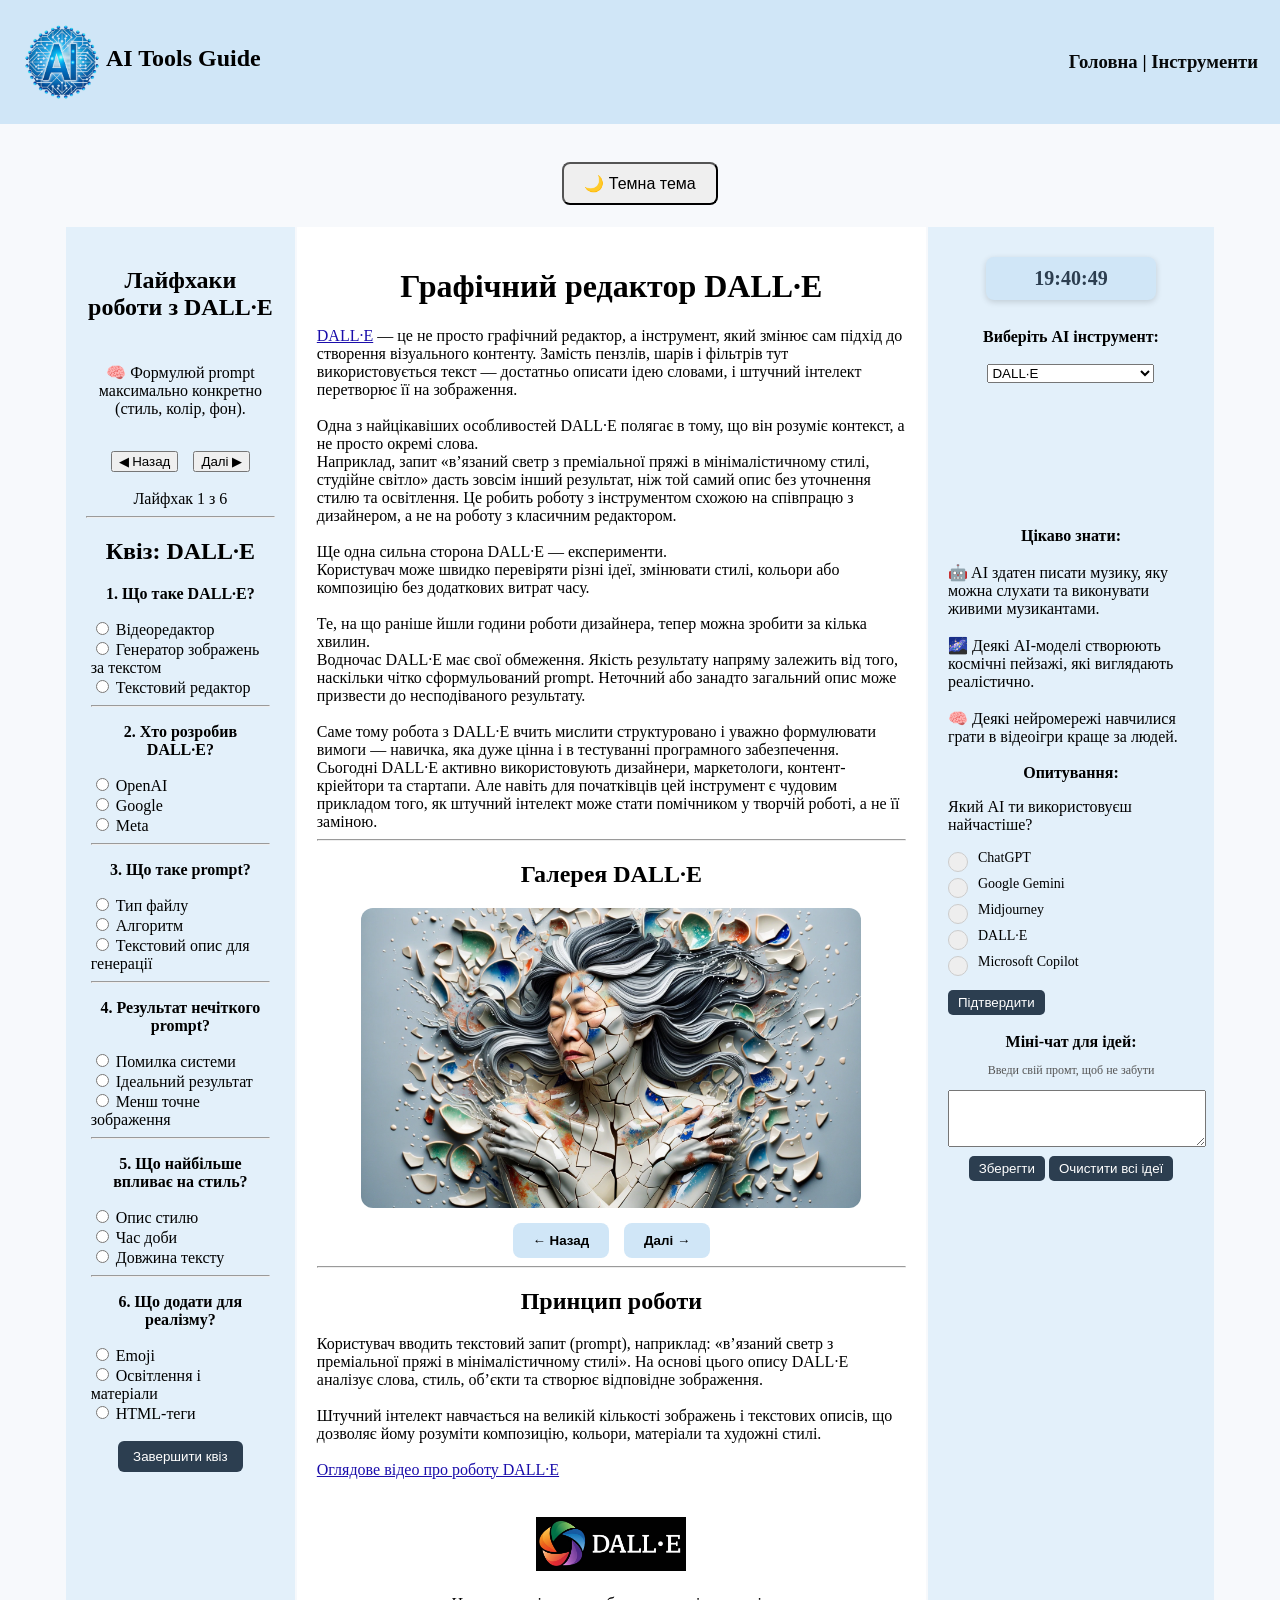
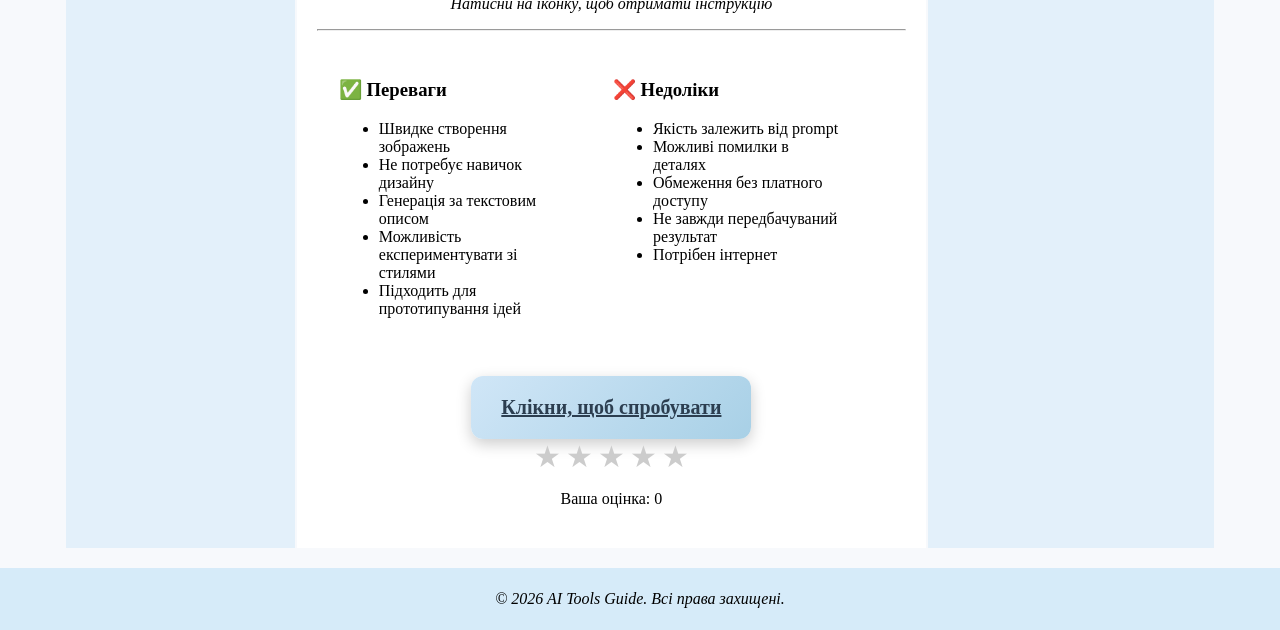
<file: DALL-E.html>
<!DOCTYPE html>
<html lang="en">
<head>
    <meta charset="UTF-8">
    <meta http-equiv="X-UA-Compatible" content="IE=edge">
    <meta name="viewport" content="width=device-width, initial-scale=1.0">
    
    <link rel="icon" type="image/png" href="fav.avif">
    <title>DALL·E</title>

    <link rel="stylesheet" href="style.css?v=5">

    <style>
        body {
            font-family: "Times New Roman", Times, serif;
            font-size: 16px;
            background: #f7f9fc;
            color: #000;
        }

        body.dark {
            background: #1e1e1e !important;
            color: #fff !important;
        }

        body.dark,
        body.dark p,
        body.dark b,
        body.dark i,
        body.dark h1,
        body.dark h2,
        body.dark h3,
        body.dark h4,
        body.dark li,
        body.dark label,
        body.dark div,
        body.dark span,
        body.dark td,
        body.dark th,
        body.dark ul,
        body.dark ol,
        body.dark form,
        body.dark nav {
            color: #fff !important;
        }

        body.dark a {
            color: #fff !important;
        }

        body.dark table,
        body.dark tr,
        body.dark td {
            background-color: #2b2b2b !important;
        }

        body.dark table[bgcolor],
        body.dark td[bgcolor],
        body.dark tr[bgcolor] {
            background-color: #2b2b2b !important;
        }

        body.dark textarea,
        body.dark select,
        body.dark input,
        body.dark option {
            background: #333 !important;
            color: #fff !important;
            border: 1px solid #666 !important;
        }

        body.dark button {
            color: #fff !important;
            border: 1px solid #666 !important;
            background: #444 !important;
        }

        body.dark .fact-card,
        body.dark #popupContent,
        body.dark .hack-text-wrapper {
            background: #333 !important;
            color: #fff !important;
        }

        body.dark hr {
            border-color: #666 !important;
        }

        body.dark .checkmark {
            background-color: #555 !important;
            border-color: #aaa !important;
        }

        .star-rating span {
            font-size: 30px;
            color: #ccc;
            cursor: pointer;
            display: inline-block;
            transition: transform 0.2s ease, color 0.2s ease;
        }

        .star-rating span.active {
            color: gold;
            transform: scale(1.3);
        }
        body.dark .star-rating span.active {
    color: gold !important;
}
    </style>
</head>

<body bgcolor="#f7f9fc">

<!-- ===== HEADER ===== -->
<table width="100%" bgcolor="#d0e6f7" cellpadding="20">
    <tr>
        <td>
            <a href="index.html" style="display:inline-block;">
                <img src="logo (2).png" width="80" alt="Лого" style="vertical-align:middle;">
            </a>
            <font size="5"><b>AI Tools Guide</b></font>
        </td>

        <td align="right">
            <h3>
                <a href="index.html" style="text-decoration:none; color:#080a0b;">Головна</a> |
                <a href="tools.html" style="text-decoration:none; color:#080a0b;">Інструменти</a>
            </h3>
        </td>
    </tr>
</table>

<br>

<button id="themeToggle" type="button">🌙 Темна тема</button>

<!-- ===== MAIN LAYOUT ===== -->
<table width="90%" align="center" cellpadding="20">
<tr valign="top">

    <!-- ===== ЛІВА БОКОВА ПАНЕЛЬ ===== -->
    <td width="20%" bgcolor="#e3f0fa" style="text-align:center;">

        <h2>Лайфхаки роботи з DALL·E</h2>

        <div class="hack-carousel">
            <div class="hack-text-wrapper">
                <p id="hackText"></p>
            </div>

            <div class="hack-controls">
                <button type="button" onclick="prevHack()">◀ Назад</button>
                <button type="button" onclick="nextHack()">Далі ▶</button>
            </div>
            <br>
            <div id="hackCounter"></div>
        </div>

        <hr>

        <h2 style="text-align:center;">Квіз: DALL·E</h2>

        <form id="quiz">
            <div style="width:95%; margin:0 auto;">

                <p style="text-align:center;"><b>1. Що таке DALL·E?</b></p>
                <div style="text-align:left;">
                    <input type="radio" name="q1" value="0"> Відеоредактор<br>
                    <input type="radio" name="q1" value="1"> Генератор зображень за текстом<br>
                    <input type="radio" name="q1" value="0"> Текстовий редактор<br>
                </div>

                <hr>

                <p style="text-align:center;"><b>2. Хто розробив DALL·E?</b></p>
                <div style="text-align:left;">
                    <input type="radio" name="q2" value="1"> OpenAI<br>
                    <input type="radio" name="q2" value="0"> Google<br>
                    <input type="radio" name="q2" value="0"> Meta<br>
                </div>

                <hr>

                <p style="text-align:center;"><b>3. Що таке prompt?</b></p>
                <div style="text-align:left;">
                    <input type="radio" name="q3" value="0"> Тип файлу<br>
                    <input type="radio" name="q3" value="0"> Алгоритм<br>
                    <input type="radio" name="q3" value="1"> Текстовий опис для генерації<br>
                </div>

                <hr>

                <p style="text-align:center;"><b>4. Результат нечіткого prompt?</b></p>
                <div style="text-align:left;">
                    <input type="radio" name="q4" value="0"> Помилка системи<br>
                    <input type="radio" name="q4" value="0"> Ідеальний результат<br>
                    <input type="radio" name="q4" value="1"> Менш точне зображення<br>
                </div>

                <hr>

                <p style="text-align:center;"><b>5. Що найбільше впливає на стиль?</b></p>
                <div style="text-align:left;">
                    <input type="radio" name="q5" value="1"> Опис стилю<br>
                    <input type="radio" name="q5" value="0"> Час доби<br>
                    <input type="radio" name="q5" value="0"> Довжина тексту<br>
                </div>

                <hr>

                <p style="text-align:center;"><b>6. Що додати для реалізму?</b></p>
                <div style="text-align:left;">
                    <input type="radio" name="q6" value="0"> Emoji<br>
                    <input type="radio" name="q6" value="1"> Освітлення і матеріали<br>
                    <input type="radio" name="q6" value="0"> HTML-теги<br>
                </div>

                <br>

                <div style="text-align:center;">
                    <button type="button" onclick="checkQuiz()">Завершити квіз</button>
                </div>

            </div>
        </form>

        <p id="quizResult" style="font-weight:bold; margin-top:10px; text-align:center;"></p>
    </td>

    <!-- ===== ЦЕНТРАЛЬНИЙ КОНТЕНТ ===== -->
    <td width="55%" bgcolor="#ffffff">

        <h1 style="text-align:center;">Графічний редактор DALL·E</h1>
                        
        <a href="https://ru.wikipedia.org/wiki/DALL-E">DALL·E</a> — це не просто графічний редактор, а інструмент, який змінює сам підхід до створення візуального контенту.  
        Замість пензлів, шарів і фільтрів тут використовується текст — достатньо описати ідею словами, і штучний інтелект перетворює її на зображення.
        <br><br>

        Одна з найцікавіших особливостей DALL·E полягає в тому, що він розуміє контекст, а не просто окремі слова.
        <br>
        Наприклад, запит «в’язаний светр з преміальної пряжі в мінімалістичному стилі, студійне світло» дасть зовсім інший результат, ніж той самий опис без уточнення стилю та освітлення.

        Це робить роботу з інструментом схожою на співпрацю з дизайнером, а не на роботу з класичним редактором.
        <br><br>

        Ще одна сильна сторона DALL·E — експерименти.
        <br>
        Користувач може швидко перевіряти різні ідеї, змінювати стилі, кольори або композицію без додаткових витрат часу.
        <br><br>

        Те, на що раніше йшли години роботи дизайнера, тепер можна зробити за кілька хвилин.
        <br>
        Водночас DALL·E має свої обмеження. Якість результату напряму залежить від того, наскільки чітко сформульований prompt.

        Неточний або занадто загальний опис може призвести до несподіваного результату.
        <br><br>

        Саме тому робота з DALL·E вчить мислити структуровано і уважно формулювати вимоги — навичка, яка дуже цінна і в тестуванні програмного забезпечення.
        <br>
        Сьогодні DALL·E активно використовують дизайнери, маркетологи, контент-кріейтори та стартапи.
        Але навіть для початківців цей інструмент є чудовим прикладом того, як штучний інтелект може стати помічником у творчій роботі, а не її заміною.

        <hr>

        <h2 style="text-align:center;">Галерея DALL·E</h2>

        <div class="carousel-container">
            <div class="carousel-image-wrapper">
                <img id="carouselImage" src="1.jpg">
            </div>

            <div class="carousel-controls">
                <button type="button" onclick="prevImage()">← Назад</button>
                <button type="button" onclick="nextImage()">Далі →</button>
            </div>
        </div>

        <hr>

        <h2 style="text-align:center;">Принцип роботи</h2>

        Користувач вводить текстовий запит (prompt), наприклад: «в’язаний светр з
        преміальної пряжі в мінімалістичному стилі». На основі цього опису DALL·E
        аналізує слова, стиль, об’єкти та створює відповідне зображення.

        <br><br>

        Штучний інтелект навчається на великій кількості зображень і текстових описів,
        що дозволяє йому розуміти композицію, кольори, матеріали та художні стилі.
        <br><br>

        <a href="https://www.youtube.com/watch?v=rDO4kP2wUCc" class="video-link">
            Оглядове відео про роботу DALL·E
        </a>
        <br><br>

        <a href="javascript:void(0);" id="openPopup">
            <img src="dalle.jpg" width="150" alt="DALL·E icon">
        </a>
        <p><i>Натисни на іконку, щоб отримати інструкцію</i></p>

        <div id="popup">
            <div id="popupContent">
                <h3>Як користуватися DALL·E</h3>
                <ul style="text-align:left;">
                    <li>1️⃣ Введи текстовий опис того, що хочеш намалювати.</li>
                    <li>2️⃣ Обери стиль зображення.</li>
                    <li>3️⃣ Натисни «Generate» і чекай результат.</li>
                    <li>4️⃣ За потреби збережи або відредагуй зображення.</li>
                </ul>
                <button id="closePopup" type="button">Закрити</button>
            </div>
        </div>

        <hr>

        <table width="100%" bgcolor="#ffffff" cellpadding="20">
            <tr>
                <td width="50%" valign="top">
                    <h3>✅ Переваги</h3>
                    <ul>
                        <li>Швидке створення зображень</li>
                        <li>Не потребує навичок дизайну</li>
                        <li>Генерація за текстовим описом</li>
                        <li>Можливість експериментувати зі стилями</li>
                        <li>Підходить для прототипування ідей</li>
                    </ul>
                </td>

                <td width="50%" valign="top">
                    <h3>❌ Недоліки</h3>
                    <ul>
                        <li>Якість залежить від prompt</li>
                        <li>Можливі помилки в деталях</li>
                        <li>Обмеження без платного доступу</li>
                        <li>Не завжди передбачуваний результат</li>
                        <li>Потрібен інтернет</li>
                    </ul>
                </td>
                <td></td>
            </tr>
        </table>

        <section style="text-align:center; margin:20px 0;">
            <a href="https://www.dall-efree.com/" target="_blank" class="img-button">
                Клікни, щоб спробувати
            </a>

            <div class="star-rating">
                <span data-value="1">&#9733;</span>
                <span data-value="2">&#9733;</span>
                <span data-value="3">&#9733;</span>
                <span data-value="4">&#9733;</span>
                <span data-value="5">&#9733;</span>
            </div>

            <p>Ваша оцінка: <span id="rating-value">0</span></p>
        </section>
    </td>

    <!-- ===== ПРАВА БОКОВА ПАНЕЛЬ ===== -->
    <td width="30%" bgcolor="#e3f0fa" align="center" style="vertical-align:top; padding:20px;">
        <div id="clock">00:00:00</div>
        <br>

        <b>Виберіть AI інструмент:</b>
        <br><br>
        <select id="aiSelect">
            <option value="" selected disabled hidden>-- Оберіть інструмент --</option>
            <option value="chatgpt.html">ChatGPT</option>
            <option value="googlegemini.html">Google Gemini</option>
            <option value="Midjourney.html">Midjourney</option>
            <option value="DALL-E.html">DALL·E</option>
            <option value="copilot.html">Microsoft Copilot</option>
        </select>

        <br><br><br><br><br><br><br><br><br>

        <b>Цікаво знати:</b>
        <br><br>
        <div style="width:100%; text-align:left;">
            <div class="fact-card">🤖 AI здатен писати музику, яку можна слухати та виконувати живими музикантами.</div>
            <br>
            <div class="fact-card">🌌 Деякі AI-моделі створюють космічні пейзажі, які виглядають реалістично.</div>
            <br>
            <div class="fact-card">🧠 Деякі нейромережі навчилися грати в відеоігри краще за людей.</div>
        </div>

        <br>

        <b>Опитування:</b>
        <div id="poll" style="text-align:left; margin-top:5px;">
            <p>Який AI ти використовуєш найчастіше?</p>
            
            <label class="radioContainer">ChatGPT
                <input type="radio" name="ai" value="ChatGPT">
                <span class="checkmark"></span>
            </label>

            <label class="radioContainer">Google Gemini
                <input type="radio" name="ai" value="Google Gemini">
                <span class="checkmark"></span>
            </label>

            <label class="radioContainer">Midjourney
                <input type="radio" name="ai" value="Midjourney">
                <span class="checkmark"></span>
            </label>

            <label class="radioContainer">DALL·E
                <input type="radio" name="ai" value="DALL·E">
                <span class="checkmark"></span>
            </label>

            <label class="radioContainer">Microsoft Copilot
                <input type="radio" name="ai" value="Microsoft Copilot">
                <span class="checkmark"></span>
            </label>

            <button type="button" onclick="submitVote()" style="margin-top:10px; padding:5px 10px; background:#2c3e50; color:#fff; border:none; border-radius:5px; cursor:pointer;">Підтвердити</button>
        </div>

        <br>

        <b>Міні-чат для ідей:</b>
        <p style="font-size:12px; color:#555;">Введи свій промт, щоб не забути</p>
        <textarea id="ideaInput" rows="3" style="width:100%; padding:5px;"></textarea>
        <br>
        <button type="button" onclick="saveIdea()" style="margin-top:5px; background:#2c3e50; color:#fff; border:none; padding:5px 10px; border-radius:5px; cursor:pointer;">Зберегти</button>
        <button type="button" onclick="clearIdeas()" style="margin-top:5px; background:#2c3e50; color:#fff; border:none; padding:5px 10px; border-radius:5px; cursor:pointer;">Очистити всі ідеї</button>
        <div id="savedIdeas" style="margin-top:10px; font-size:13px; color:#333;"></div>
    </td>
</tr>
</table>

<br>

<table width="100%" bgcolor="#d6ebf9" cellpadding="20">
    <tr>
        <td align="center">
            <i>© 2026 AI Tools Guide. Всі права захищені.</i>
        </td>
    </tr>
</table>

<script>
function updateClock() {
    const now = new Date();
    const pad = n => n < 10 ? "0" + n : n;
    const clock = document.getElementById("clock");
    if (clock) clock.innerText = `${pad(now.getHours())}:${pad(now.getMinutes())}:${pad(now.getSeconds())}`;
}
setInterval(updateClock, 1000);
updateClock();

const images = ["1.jpg","2.jpg","3.jpg","4.jpg"];
let currentIndex = 0;
const img = document.getElementById("carouselImage");
function showImage() { if (img) img.src = images[currentIndex]; }
function nextImage() { currentIndex = (currentIndex + 1) % images.length; showImage(); }
function prevImage() { currentIndex = (currentIndex - 1 + images.length) % images.length; showImage(); }
showImage();

function checkQuiz() {
    const total = 6;
    let score = 0;
    for (let i = 1; i <= total; i++) {
        const answer = document.querySelector(`input[name="q${i}"]:checked`);
        if (!answer) {
            alert("Будь ласка, відповіді на всі питання!");
            return;
        }
        if (answer.value === "1") score++;
    }
    const result = document.getElementById("quizResult");
    if (result) result.innerText = `Ваш результат: ${score} з ${total} правильних відповідей`;
}

const themeBtn = document.getElementById("themeToggle");
if (localStorage.getItem("theme") === "dark") {
    document.body.classList.add("dark");
    themeBtn.textContent = "☀️ Світла тема";
}
themeBtn.addEventListener("click", function () {
    document.body.classList.toggle("dark");
    if (document.body.classList.contains("dark")) {
        localStorage.setItem("theme", "dark");
        themeBtn.textContent = "☀️ Світла тема";
    } else {
        localStorage.setItem("theme", "light");
        themeBtn.textContent = "🌙 Темна тема";
    }
});

const openBtn = document.getElementById("openPopup");
const popup = document.getElementById("popup");
const closeBtn = document.getElementById("closePopup");
if (openBtn && popup && closeBtn) {
    openBtn.onclick = () => popup.classList.add("show");
    closeBtn.onclick = () => popup.classList.remove("show");
    window.addEventListener("click", function (e) {
        if (e.target === popup) popup.classList.remove("show");
    });
}

const hacks = [
    "🧠 Формулюй prompt максимально конкретно (стиль, колір, фон).",
    "🎨 Додавай стиль художника або напрям (oil painting, cyberpunk).",
    "📐 Вказуй пропорції зображення (square, wide, portrait).",
    "🔄 Генеруй кілька варіантів одного prompt.",
    "✏️ Починай з простого опису, потім ускладнюй.",
    "🚫 Уникай суперечливих слів у prompt."
];
let currentHack = 0;
function showHack() {
    const hackText = document.getElementById("hackText");
    const hackCounter = document.getElementById("hackCounter");
    if (hackText) hackText.textContent = hacks[currentHack];
    if (hackCounter) hackCounter.textContent = `Лайфхак ${currentHack + 1} з ${hacks.length}`;
}
function nextHack() { currentHack = (currentHack + 1) % hacks.length; showHack(); }
function prevHack() { currentHack = (currentHack - 1 + hacks.length) % hacks.length; showHack(); }
showHack();

const ratingStars = document.querySelectorAll(".star-rating span");
const ratingValue = document.getElementById("rating-value");
let selectedRating = 0;

ratingStars.forEach(star => {
    const val = parseInt(star.dataset.value);

    star.addEventListener("mouseenter", function () {
        selectedRating = val;
        ratingValue.innerText = val;
        highlightStars(val);
    });
});

function highlightStars(rating) {
    ratingStars.forEach(star => {
        const starValue = parseInt(star.dataset.value);
        star.classList.remove("active");

        if (starValue <= rating) {
            star.classList.add("active");
        }
    });
}

function submitVote() {
    const radios = document.getElementsByName("ai");
    let selected = null;
    for (const r of radios) {
        if (r.checked) {
            selected = r.value;
            break;
        }
    }
    if (selected) {
        alert(`Ви обрали: ${selected}`);
    } else {
        alert("Будь ласка, оберіть AI перед підтвердженням!");
    }
}

function saveIdea() {
    const input = document.getElementById("ideaInput");
    const text = input.value.trim();
    if (!text) return alert("Введіть текст!");

    let ideas = JSON.parse(localStorage.getItem("ideas")) || [];
    ideas.push(text);
    localStorage.setItem("ideas", JSON.stringify(ideas));
    input.value = "";
    renderIdeas();
}

function clearIdeas() {
    localStorage.removeItem("ideas");
    renderIdeas();
}

function renderIdeas() {
    let ideas = JSON.parse(localStorage.getItem("ideas")) || [];
    const container = document.getElementById("savedIdeas");
    if (!container) return;
    container.innerHTML = "";
    ideas.forEach((idea) => {
        container.innerHTML += `<div>💡 ${idea}</div>`;
    });
}
window.addEventListener("load", renderIdeas);
</script>

<script>
const select = document.getElementById("aiSelect");

const page = decodeURIComponent(window.location.pathname.split("/").pop() || "")
  .split("?")[0]
  .split("#")[0];

const isHomePage = !page || page === "index.html";

if (!isHomePage) {
  if ([...select.options].some(o => o.value === page)) {
    select.value = page;
  } else {
    select.selectedIndex = 0;
  }
} else {
  select.selectedIndex = 0;
}

select.addEventListener("change", function () {
  if (this.value && this.value !== "#") {
    window.location.href = this.value;
  }
});
</script>

</body>
</html>
</file>
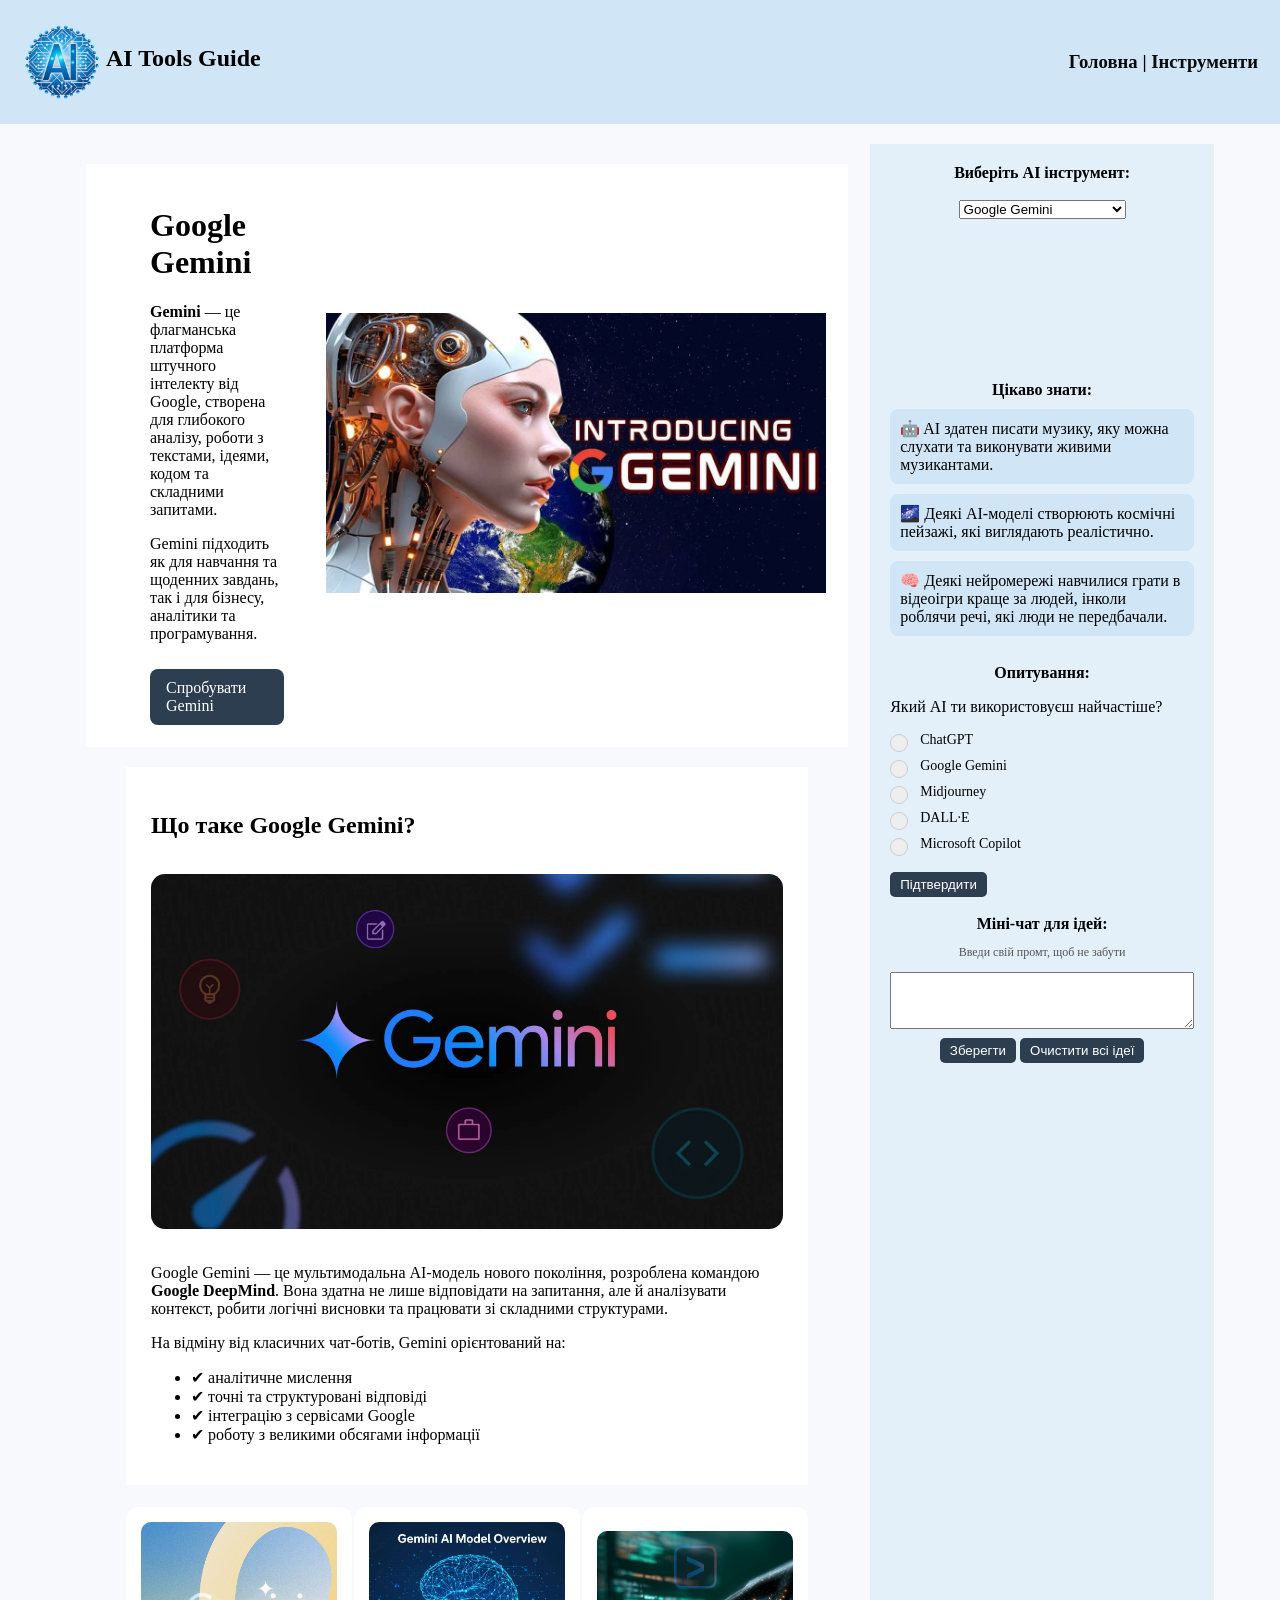
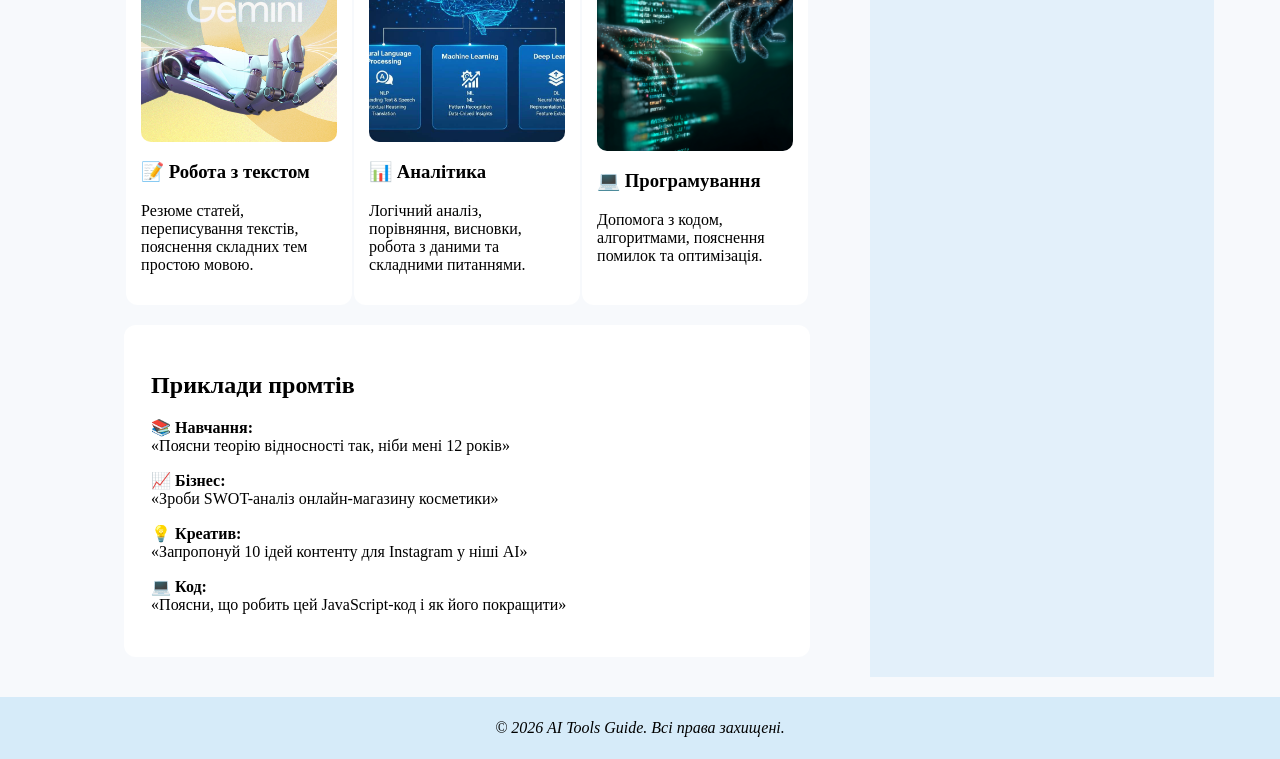
<file: googlegemini.html>
<!DOCTYPE html>
<html lang="uk">
<head>
    <meta charset="UTF-8">
    <meta http-equiv="X-UA-Compatible" content="IE=edge">
    <meta name="viewport" content="width=device-width, initial-scale=1.0">
    
    <link rel="icon" type="image/png" href="fav.avif">
    <title>AI tools</title>

    <style>
        * {
            box-sizing: border-box;
        }

        html, body {
            margin: 0;
            padding: 0;
            overflow-x: hidden;
        }

        .hero-main-img {
            width: 500px;
            height: 280px;
            object-fit: cover;
            border-radius: 0;
        }

        .about-main-img {
            width: 100%;
            max-width: 100%;
            height: auto;
            border-radius: 14px;
            margin: 15px 0;
        }

        .feature-card-img {
            width: 100%;
            height: 220px;
            object-fit: cover;
            border-radius: 10px;
            display: block;
        }

        .zoom {
            transition: transform 0.3s ease;
        }

        .zoom:hover {
            transform: scale(1.05);
            cursor: pointer;
        }

        .radioContainer {
            display: block;
            position: relative;
            padding-left: 30px;
            margin-bottom: 10px;
            cursor: pointer;
            font-size: 14px;
            user-select: none;
        }

        .radioContainer input {
            position: absolute;
            opacity: 0;
            cursor: pointer;
        }

        .checkmark {
            position: absolute;
            top: 2px;
            left: 0;
            height: 18px;
            width: 18px;
            background-color: #eee;
            border-radius: 50%;
            border: 1px solid #ccc;
            transition: 0.2s;
        }

        .radioContainer input:checked ~ .checkmark {
            background-color: #2c3e50;
            border-color: #1a2a38;
        }

        .checkmark:after {
            content: "";
            position: absolute;
            display: none;
        }

        .radioContainer input:checked ~ .checkmark:after {
            display: block;
        }

        .radioContainer .checkmark:after {
            top: 4px;
            left: 4px;
            width: 8px;
            height: 8px;
            border-radius: 50%;
            background: white;
        }

        button:hover {
            background: #1a2a38;
            opacity: 0.95;
        }

        .pollBtn {
            background: #2c3e50;
            color: #fff;
            border: none;
            border-radius: 5px;
            padding: 5px 10px;
            margin: 3px 2px;
            cursor: pointer;
            font-size: 13px;
            transition: 0.2s;
        }

        @media (max-width: 768px) {
            body {
                margin: 0;
                padding: 0;
            }

            .mobile-full,
            .main-layout,
            .hero-table,
            .about-table,
            .features-table,
            .prompts-table {
                width: 100% !important;
                max-width: 100% !important;
                margin: 0 auto !important;
            }

            .main-layout {
                padding: 0 10px;
            }

            .header-left,
            .header-right {
                display: block;
                width: 100% !important;
                text-align: center !important;
                padding: 12px 10px !important;
            }

            .header-right h3 {
                margin: 8px 0 0 0;
                line-height: 1.5;
                font-size: 18px;
            }

            .header-right a {
                display: inline-block;
                margin: 2px 4px;
                white-space: normal;
            }

            .main-layout > tbody > tr,
            .hero-table > tbody > tr,
            .features-table > tbody > tr {
                display: block;
                width: 100% !important;
            }

            .main-left,
            .main-right,
            .hero-empty,
            .hero-text,
            .hero-image,
            .feature-card {
                display: block;
                width: 100% !important;
                max-width: 100% !important;
            }

            .hero-empty {
                display: none;
            }

            .main-left,
            .main-right {
                padding: 10px 0 !important;
            }

            .sidebar {
                margin-top: 15px;
                padding: 15px !important;
            }

            .sidebar-spacer {
                display: none;
            }

            .hero-text,
            .hero-image,
            .feature-card,
            .header-left,
            .header-right,
            .prompts-table td,
            .about-table td {
                text-align: center !important;
            }

            .about-table td,
            .prompts-table td,
            .feature-card,
            .sidebar {
                padding-left: 15px !important;
                padding-right: 15px !important;
            }

            .hero-text {
                padding: 15px !important;
            }

            .hero-text h1 {
                font-size: 28px;
                margin-top: 0;
                margin-bottom: 12px;
            }

            .hero-text p,
            .about-table p,
            .prompts-table p,
            .feature-card p,
            .sidebar p,
            .sidebar b,
            .sidebar label,
            .sidebar div,
            li {
                word-wrap: break-word;
                overflow-wrap: break-word;
            }

            .hero-main-img {
                display: block;
                width: 100% !important;
                max-width: 500px !important;
                height: auto !important;
                margin: 0 auto;
            }

            .about-main-img {
                display: block;
                width: 100% !important;
                max-width: 100% !important;
                height: auto !important;
                margin-left: auto !important;
                margin-right: auto !important;
            }

            .feature-card {
                margin-bottom: 15px;
                padding-top: 15px !important;
                padding-bottom: 15px !important;
            }

            .feature-card img {
                display: block;
                width: 100% !important;
                max-width: 100% !important;
                height: 200px !important;
                margin: 0 auto 10px auto;
                object-fit: cover;
            }

            ul {
                text-align: left;
                padding-left: 22px;
                margin-left: 0;
            }

            #aiSelect,
            #ideaInput,
            button {
                width: 100% !important;
                max-width: 100% !important;
                display: block;
                margin-left: auto;
                margin-right: auto;
            }

            #poll {
                text-align: left !important;
            }

            .sidebar > b,
            .sidebar > p,
            .sidebar select,
            .sidebar textarea,
            .sidebar #savedIdeas {
                text-align: center;
            }

            .sidebar div[style*="text-align:left"] {
                text-align: left !important;
            }

            table[width="100%"],
            table[width="90%"] {
                width: 100% !important;
            }

            td[width="70%"],
            td[width="30%"],
            td[width="50%"],
            td[width="33%"],
            td[width="120"] {
                width: 100% !important;
            }

            font[size="5"] {
                display: inline-block;
                margin-top: 8px;
            }

            h2 {
                font-size: 24px;
                margin-top: 0;
            }

            h3 {
                font-size: 20px;
            }
        }
    </style>
</head>
<body bgcolor="#f7f9fc">

<!-- ===== HEADER ===== -->
<table class="mobile-full" width="100%" bgcolor="#d0e6f7" cellpadding="20">
    <tr>
        <td class="header-left">
            <a href="index.html" style="display:inline-block;">
                <img src="logo (2).png" width="80" alt="Лого" style="vertical-align:middle;">
            </a>
            <font size="5"><b>AI Tools Guide</b></font>
        </td>
        <td class="header-right" align="right">
            <h3>
                <a href="index.html" style="text-decoration:none; color:#080a0b;">Головна</a> |
                <a href="tools.html" style="text-decoration:none; color:#080a0b;">Інструменти</a>
            </h3>
        </td>
    </tr>
</table>

<br>

<!-- ===== MAIN CONTENT WITH SIDEBAR ===== -->
<table class="main-layout" width="90%" align="center" cellpadding="20">
    <tr valign="top">
        <!-- Лівий блок: основний контент -->
        <td class="main-left" width="70%">

            <!-- HERO -->
            <table class="hero-table" width="100%" bgcolor="#ffffff" cellpadding="20">
                <tr>
                    <td class="hero-empty" width="120" align="center"></td>
                    <td class="hero-text" width="50%">
                        <h1>Google Gemini</h1>
                        <p>
                            <b>Gemini</b> — це флагманська платформа штучного інтелекту від Google, створена для глибокого аналізу, роботи з текстами, ідеями, кодом та складними запитами.
                        </p>
                        <p>
                            Gemini підходить як для навчання та щоденних завдань, так і для бізнесу, аналітики та програмування.
                        </p>
                        <a href="https://gemini.google.com/app" target="_blank"
                           style="display:inline-block; margin-top:10px; padding:10px 16px;
                           background:#2c3e50; color:#fff; text-decoration:none; border-radius:8px;">Спробувати Gemini</a>
                    </td>
                    <td class="hero-image" align="center">
                        <img src="img1.jpeg" alt="" class="zoom hero-main-img">
                    </td>
                </tr>
            </table>

            <br>

            <!-- ===== ABOUT ===== -->
            <table class="about-table" width="90%" align="center" cellpadding="25">
                <tr bgcolor="#ffffff" style="border-radius:12px;">
                    <td>
                        <h2>Що таке Google Gemini?</h2>
                        <img src="123.jpg" class="about-main-img" alt="Gemini AI Concept">
                        <p>
                            Google Gemini — це мультимодальна AI-модель нового покоління, розроблена командою
                            <b>Google DeepMind</b>. Вона здатна не лише відповідати на запитання,
                            але й аналізувати контекст, робити логічні висновки та працювати зі складними структурами.
                        </p>

                        <p>
                            На відміну від класичних чат-ботів, Gemini орієнтований на:
                        </p>

                        <ul>
                            <li>✔ аналітичне мислення</li>
                            <li>✔ точні та структуровані відповіді</li>
                            <li>✔ інтеграцію з сервісами Google</li>
                            <li>✔ роботу з великими обсягами інформації</li>
                        </ul>
                    </td>
                </tr>
            </table>

            <br>

            <!-- ===== FEATURES ===== -->
            <table class="features-table" width="90%" align="center" cellpadding="15">
                <tr>
                    <td class="feature-card" width="33%" bgcolor="#ffffff" style="border-radius:12px;">
                        <img src="img2.jpeg" class="feature-card-img" alt="">
                        <h3>📝 Робота з текстом</h3>
                        <p>
                            Резюме статей, переписування текстів, пояснення складних тем простою мовою.
                        </p>
                    </td>

                    <td class="feature-card" width="33%" bgcolor="#ffffff" style="border-radius:12px;">
                        <img src="img3.jpeg" class="feature-card-img" alt="">
                        <h3>📊 Аналітика</h3>
                        <p>
                            Логічний аналіз, порівняння, висновки, робота з даними та складними питаннями.
                        </p>
                    </td>

                    <td class="feature-card" width="33%" bgcolor="#ffffff" style="border-radius:12px;">
                        <img src="img4.jpeg" class="feature-card-img" alt="">
                        <h3>💻 Програмування</h3>
                        <p>
                            Допомога з кодом, алгоритмами, пояснення помилок та оптимізація.
                        </p>
                    </td>
                </tr>
            </table>

            <br>

            <!-- ===== PROMPTS ===== -->
            <table class="prompts-table" width="90%" align="center" bgcolor="#ffffff" cellpadding="25" style="border-radius:12px;">
                <tr>
                    <td>
                        <h2>Приклади промтів</h2>

                        <p><b>📚 Навчання:</b><br>
                        «Поясни теорію відносності так, ніби мені 12 років»</p>

                        <p><b>📈 Бізнес:</b><br>
                        «Зроби SWOT-аналіз онлайн-магазину косметики»</p>

                        <p><b>💡 Креатив:</b><br>
                        «Запропонуй 10 ідей контенту для Instagram у ніші AI»</p>

                        <p><b>💻 Код:</b><br>
                        «Поясни, що робить цей JavaScript-код і як його покращити»</p>
                    </td>
                </tr>
            </table>

        </td>

        <!-- ===== Бокова панель ===== -->
        <td class="main-right sidebar" width="30%" bgcolor="#e3f0fa" align="center" style="vertical-align:top; padding:20px;">
            
            <b>Виберіть AI інструмент:</b>
            <br><br>
            <select id="aiSelect">
                <option value="" selected disabled hidden>-- Оберіть інструмент --</option>
                <option value="chatgpt.html">ChatGPT</option>
                <option value="googlegemini.html">Google Gemini</option>
                <option value="Midjourney.html">Midjourney</option>
                <option value="DALL-E.html">DALL·E</option>
                <option value="copilot.html">Microsoft Copilot</option>
            </select>

            <div class="sidebar-spacer">
                <br><br>
                <br>
                <br>
                <br>
                <br>
                <br>
                <br>
                <br>
            </div>

            <b>Цікаво знати:</b>
            <div style="width:100%; text-align:left;">
                <div style="background:#d0e6f7; padding:10px; border-radius:8px; margin:10px 0;">
                    🤖 AI здатен писати музику, яку можна слухати та виконувати живими музикантами.
                </div>
                <div style="background:#d0e6f7; padding:10px; border-radius:8px; margin:10px 0;">
                    🌌 Деякі AI-моделі створюють космічні пейзажі, які виглядають реалістично.
                </div>
                <div style="background:#d0e6f7; padding:10px; border-radius:8px; margin:10px 0;">
                    🧠 Деякі нейромережі навчилися грати в відеоігри краще за людей, інколи роблячи речі, які люди не передбачали.
                </div>
            </div>

            <br>

            <b>Опитування:</b>
            <div id="poll" style="text-align:left; margin-top:5px;">
                <p>Який AI ти використовуєш найчастіше?</p>
                
                <label class="radioContainer">ChatGPT
                    <input type="radio" name="ai" value="ChatGPT">
                    <span class="checkmark"></span>
                </label>

                <label class="radioContainer">Google Gemini
                    <input type="radio" name="ai" value="Google Gemini">
                    <span class="checkmark"></span>
                </label>

                <label class="radioContainer">Midjourney
                    <input type="radio" name="ai" value="Midjourney">
                    <span class="checkmark"></span>
                </label>

                <label class="radioContainer">DALL·E
                    <input type="radio" name="ai" value="DALL·E">
                    <span class="checkmark"></span>
                </label>

                <label class="radioContainer">Microsoft Copilot
                    <input type="radio" name="ai" value="Microsoft Copilot">
                    <span class="checkmark"></span>
                </label>

                <button onclick="submitVote()" style="margin-top:10px; padding:5px 10px; background:#2c3e50; color:#fff; border:none; border-radius:5px; cursor:pointer;">Підтвердити</button>
            </div>

            <br>

            <b>Міні-чат для ідей:</b>
            <p style="font-size:12px; color:#555;">Введи свій промт, щоб не забути</p>
            <textarea id="ideaInput" rows="3" style="width:100%; padding:5px;"></textarea>
            <br>
            <button onclick="saveIdea()" style="margin-top:5px; background:#2c3e50; color:#fff; border:none; padding:5px 10px; border-radius:5px; cursor:pointer;">Зберегти</button>
            <button onclick="clearIdeas()" style="margin-top:5px; background:#2c3e50; color:#fff; border:none; padding:5px 10px; border-radius:5px; cursor:pointer;">Очистити всі ідеї</button>
            <div id="savedIdeas" style="margin-top:10px; font-size:13px; color:#333;"></div>
        </td>
    </tr>
</table>

<br>

<!-- ===== FOOTER ===== -->
<table class="mobile-full" width="100%" bgcolor="#d6ebf9" cellpadding="20">
    <tr>
        <td align="center">
            <i>© 2026 AI Tools Guide. Всі права захищені.</i>
        </td>
    </tr>
</table>

<style>
    .pollBtn {
        background:#2c3e50;
        color:#fff;
        border:none;
        border-radius:5px;
        padding:5px 10px;
        margin:3px 2px;
        cursor:pointer;
        font-size:13px;
        transition:0.2s;
    }

    .pollBtn:hover {
        background:#1a2a38;
    }

    button:hover {
        opacity: 0.9;
    }
</style>

<script>
function submitVote() {
    const radios = document.getElementsByName('ai');
    let selected = null;
    for (const r of radios) {
        if (r.checked) {
            selected = r.value;
            break;
        }
    }
    if (selected) {
        alert(`Ви обрали: ${selected}`);
    } else {
        alert('Будь ласка, оберіть AI перед підтвердженням!');
    }
}

function vote(ai) {
    const pollResult = document.getElementById('pollResult');
    if (pollResult) {
        pollResult.innerText = `Ви обрали: ${ai}`;
    }
}

function saveIdea() {
    const input = document.getElementById('ideaInput');
    const text = input.value.trim();
    if(!text) return alert('Введіть текст!');
    
    let ideas = JSON.parse(localStorage.getItem('ideas')) || [];
    ideas.push(text);
    localStorage.setItem('ideas', JSON.stringify(ideas));
    input.value = '';
    renderIdeas();
}

function renderIdeas() {
    let ideas = JSON.parse(localStorage.getItem('ideas')) || [];
    const container = document.getElementById('savedIdeas');
    container.innerHTML = '';
    ideas.forEach((idea) => {
        container.innerHTML += `<div>💡 ${idea}</div>`;
    });
}

function clearIdeas() {
    localStorage.removeItem('ideas');
    renderIdeas();
}

window.addEventListener('load', () => {
    let ideas = JSON.parse(localStorage.getItem('ideas')) || [];
    if(ideas.length > 1){
        ideas = [ideas[0]];
        localStorage.setItem('ideas', JSON.stringify(ideas));
    }
    renderIdeas();
});

const select = document.getElementById("aiSelect");

const page = decodeURIComponent(window.location.pathname.split("/").pop() || "")
  .split("?")[0]
  .split("#")[0];

const isHomePage = !page || page === "index.html";

if (!isHomePage) {
  if ([...select.options].some(o => o.value === page)) {
    select.value = page;
  } else {
    select.selectedIndex = 0;
  }
} else {
  select.selectedIndex = 0;
}

select.addEventListener("change", function () {
  if (this.value && this.value !== "#") {
    window.location.href = this.value;
  }
});
</script>

</body>
</html>
</file>
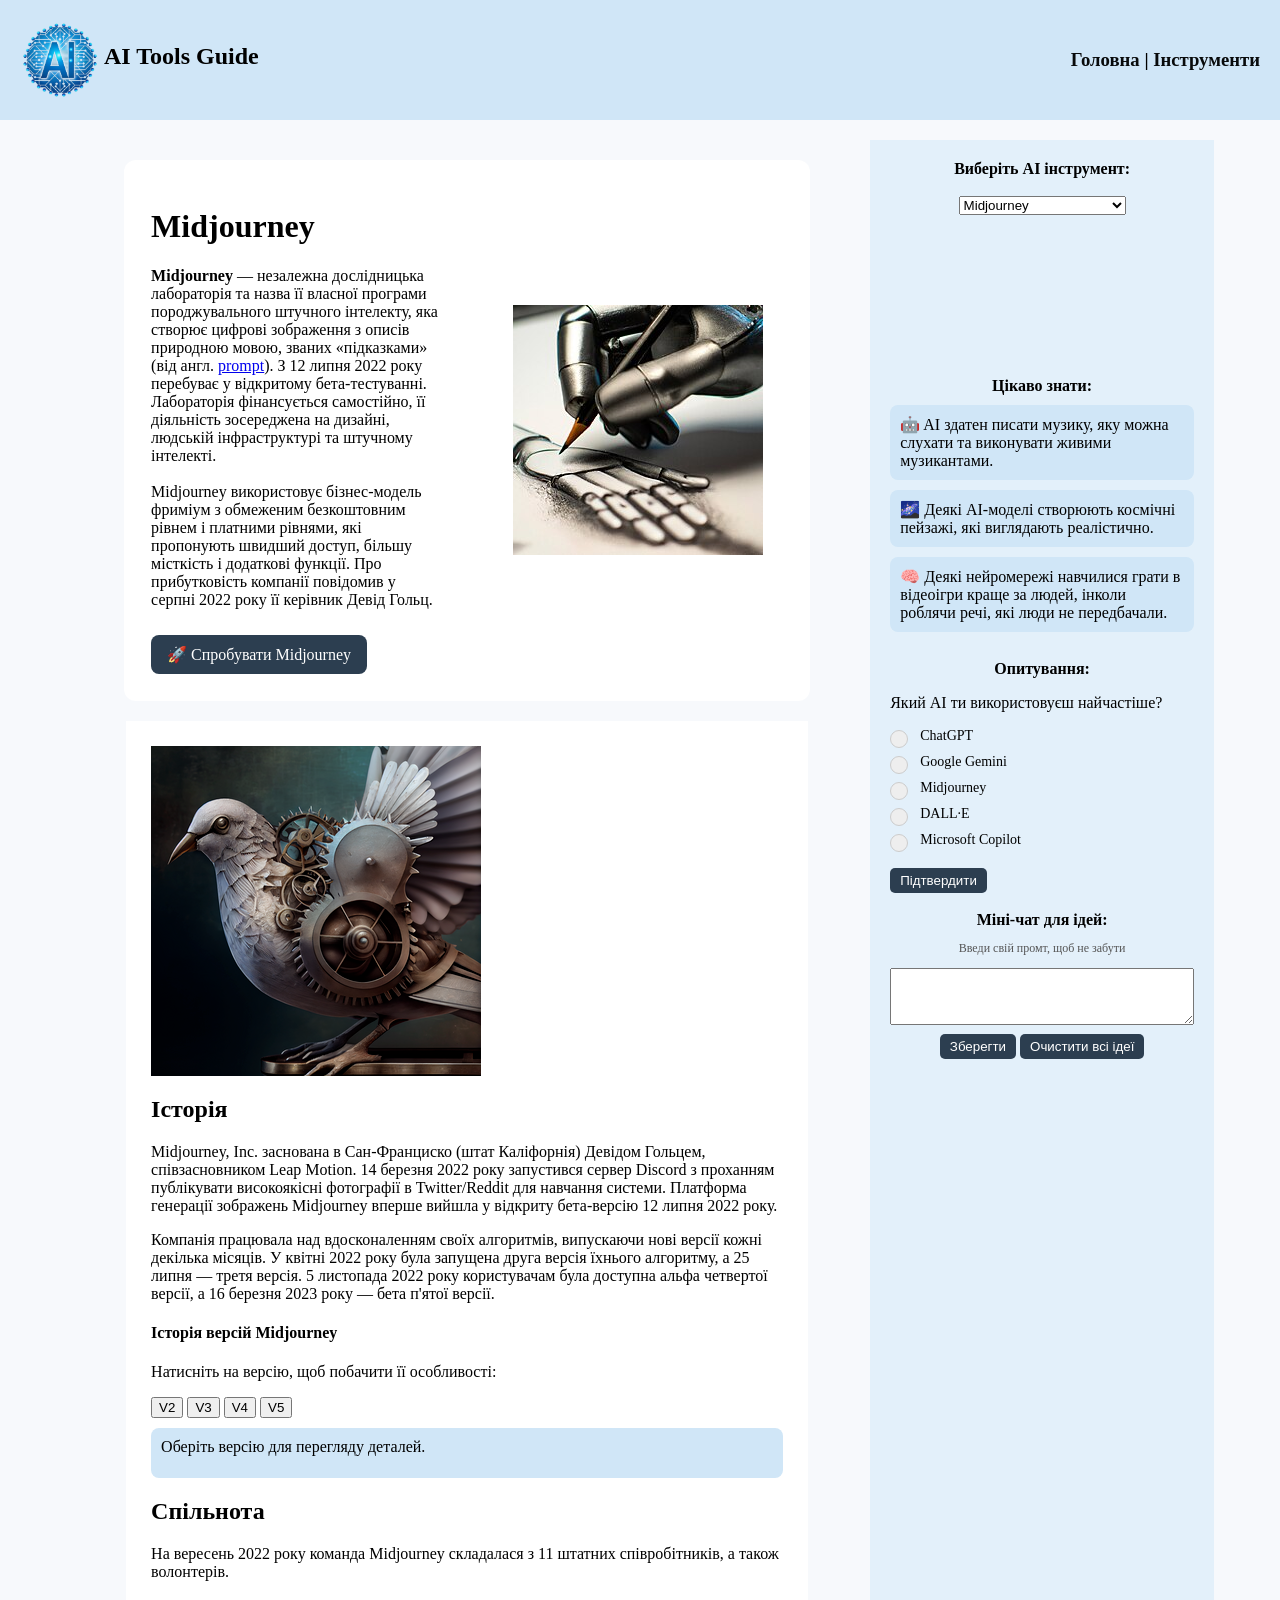
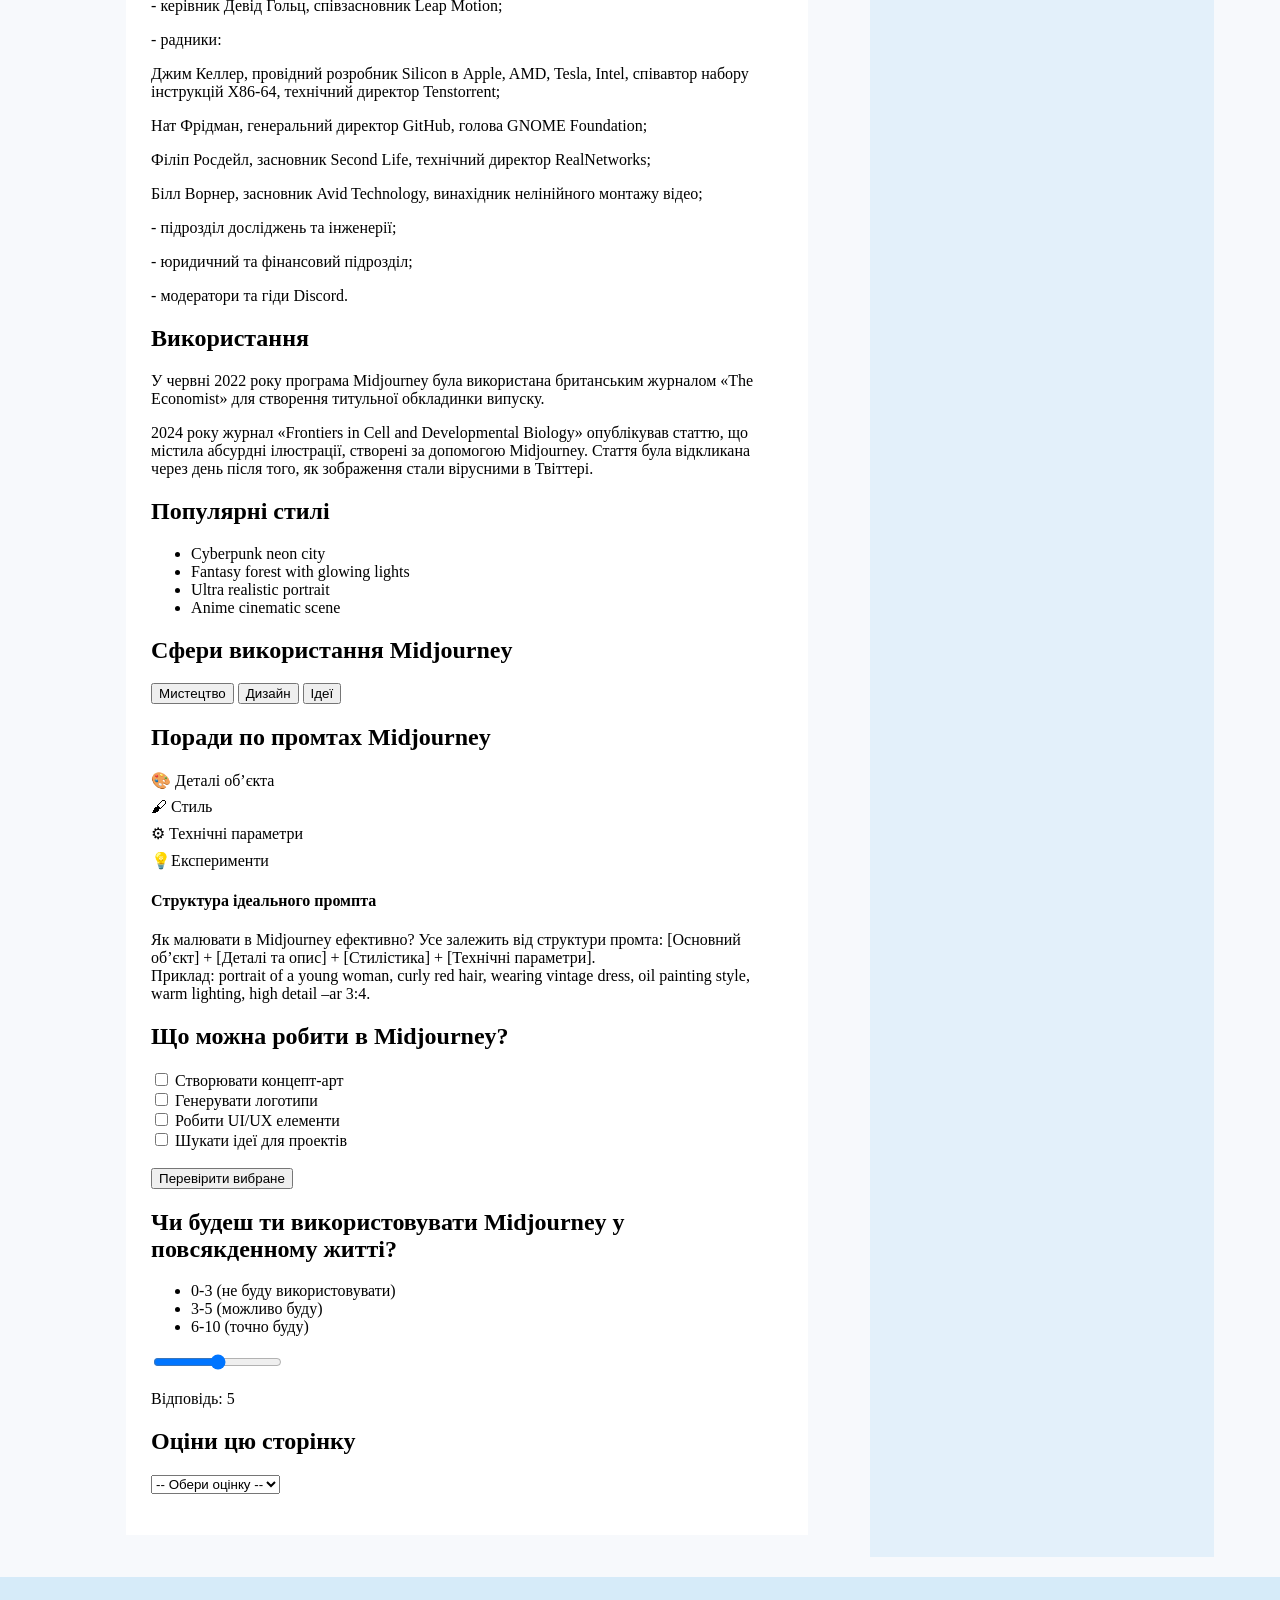
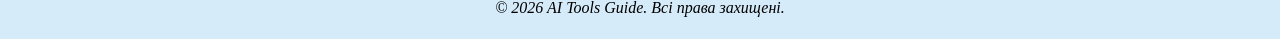
<file: Midjourney.html>
<!DOCTYPE html>
<html lang="uk">
<head>
    <meta charset="UTF-8">
    <meta http-equiv="X-UA-Compatible" content="IE=edge">
    <meta name="viewport" content="width=device-width, initial-scale=1.0">
    
    <link rel="icon" type="image/png" href="fav.avif">
    <title>AI tools</title>

    <style>
        * {
            box-sizing: border-box;
        }

        html, body {
            margin: 0;
            padding: 0;
            overflow-x: hidden;
        }

        .hero-main-img {
            max-width: 100%;
            height: auto;
            display: block;
            margin: 0 auto;
        }

        /* desktop: картинка як була, не на всю ширину */
        .about-main-img {
            max-width: 100%;
            height: auto;
            display: block;
        }

        .zoom {
            transition: transform 0.3s ease;
        }

        .zoom:hover {
            transform: scale(1.08);
            cursor: pointer;
        }

        .radioContainer {
            display: block;
            position: relative;
            padding-left: 30px;
            margin-bottom: 10px;
            cursor: pointer;
            font-size: 14px;
            user-select: none;
        }

        .radioContainer input {
            position: absolute;
            opacity: 0;
            cursor: pointer;
        }

        .checkmark {
            position: absolute;
            top: 2px;
            left: 0;
            height: 18px;
            width: 18px;
            background-color: #eee;
            border-radius: 50%;
            border: 1px solid #ccc;
            transition: 0.2s;
        }

        .radioContainer input:checked ~ .checkmark {
            background-color: #2c3e50;
            border-color: #1a2a38;
        }

        .checkmark:after {
            content: "";
            position: absolute;
            display: none;
        }

        .radioContainer input:checked ~ .checkmark:after {
            display: block;
        }

        .radioContainer .checkmark:after {
            top: 4px;
            left: 4px;
            width: 8px;
            height: 8px;
            border-radius: 50%;
            background: white;
        }

        button:hover {
            background: #1a2a38;
        }

        .pollBtn {
            background: #2c3e50;
            color: #fff;
            border: none;
            border-radius: 5px;
            padding: 5px 10px;
            margin: 3px 2px;
            cursor: pointer;
            font-size: 13px;
            transition: 0.2s;
        }

        @media (max-width: 768px) {
            .mobile-full,
            .main-layout,
            .hero-table,
            .about-table {
                width: 100% !important;
                max-width: 100% !important;
                margin: 0 auto !important;
            }

            .main-layout {
                padding: 0 10px;
            }

            .header-left,
            .header-right {
                display: block;
                width: 100% !important;
                text-align: center !important;
                padding: 12px 10px !important;
            }

            .header-right h3 {
                margin: 8px 0 0 0 !important;
                line-height: 1.5;
                font-size: 18px;
            }

            .header-right a {
                display: inline-block;
                margin: 2px 4px;
                white-space: normal;
            }

            .main-layout > tbody > tr,
            .hero-table > tbody > tr {
                display: block;
                width: 100% !important;
            }

            .main-left,
            .main-right,
            .hero-text,
            .hero-image {
                display: block;
                width: 100% !important;
                max-width: 100% !important;
            }

            .main-left,
            .main-right {
                padding: 10px 0 !important;
            }

            .sidebar {
                margin-top: 15px;
                padding: 15px !important;
            }

            .sidebar-spacer {
                display: none;
            }

            .hero-text,
            .hero-image,
            .header-left,
            .header-right,
            .about-table td {
                text-align: center !important;
            }

            .about-table td,
            .sidebar {
                padding-left: 15px !important;
                padding-right: 15px !important;
            }

            .hero-text {
                padding: 15px !important;
            }

            .hero-text h1 {
                font-size: 28px;
                margin-top: 0;
                margin-bottom: 12px;
            }

            .hero-text p,
            .about-table p,
            .sidebar p,
            .sidebar b,
            .sidebar label,
            .sidebar div,
            li {
                word-wrap: break-word;
                overflow-wrap: break-word;
            }

            .hero-main-img {
                width: 100% !important;
                max-width: 100% !important;
                height: auto !important;
            }

            /* mobile: друга картинка адаптивна */
            .about-main-img {
                width: 100% !important;
                max-width: 100% !important;
                height: auto !important;
                margin-left: auto !important;
                margin-right: auto !important;
            }

            ul {
                text-align: left;
                padding-left: 22px;
                margin-left: 0;
            }

            #aiSelect,
            #ideaInput,
            button,
            input[type="range"],
            select {
                width: 100% !important;
                max-width: 100% !important;
                display: block;
                margin-left: auto;
                margin-right: auto;
            }

            #poll {
                text-align: left !important;
            }

            .sidebar > b,
            .sidebar > p,
            .sidebar select,
            .sidebar textarea,
            .sidebar #savedIdeas {
                text-align: center;
            }

            .sidebar div[style*="text-align:left"] {
                text-align: left !important;
            }

            table[width="100%"],
            table[width="90%"] {
                width: 100% !important;
            }

            td[width="70%"],
            td[width="30%"],
            td[width="50%"] {
                width: 100% !important;
            }

            img {
                max-width: 100%;
                height: auto;
            }

            font[size="5"] {
                display: inline-block;
                margin-top: 8px;
            }

            h2 {
                font-size: 24px;
                margin-top: 0;
            }

            h3 {
                font-size: 20px;
            }

            section {
                width: 100% !important;
                max-width: 100% !important;
            }
        }
    </style>
</head>
<body bgcolor="#f7f9fc">

<!-- ===== HEADER ===== -->
<table class="mobile-full" width="100%" bgcolor="#d0e6f7" cellpadding="20" cellspacing="0" border="0">
    <tr>
        <td class="header-left">
            <a href="index.html" style="display:inline-block;">
                <img src="logo (2).png" width="80" alt="Лого" style="vertical-align:middle;">
            </a>
            <font size="5"><b>AI Tools Guide</b></font>
        </td>
        <td class="header-right" align="right">
            <h3 style="margin:0;">
                <a href="index.html" style="text-decoration:none; color:#080a0b;">Головна</a> |
                <a href="tools.html" style="text-decoration:none; color:#080a0b;">Інструменти</a>
            </h3>
        </td>
    </tr>
</table>

<br>

<!-- ===== MAIN CONTENT WITH SIDEBAR ===== -->
<table class="main-layout" width="90%" align="center" cellpadding="20">
    <tr valign="top">
        <!-- Лівий блок: основний контент -->
        <td class="main-left" width="70%">

            <!-- ===== HERO ===== -->
            <table class="hero-table" width="90%" align="center" bgcolor="#ffffff" cellpadding="25" style="border-radius:12px;">
                <tr>
                    <td class="hero-text" width="50%">
                        <h1>Midjourney</h1>
                        <p style="font-size:16px;">
                            <b>Midjourney</b> — незалежна дослідницька лабораторія та назва її власної програми породжувального штучного інтелекту, яка створює цифрові зображення з описів природною мовою, званих «підказками» (від англ. <a href="https://uk.wikipedia.org/wiki/%D0%9A%D0%BE%D0%BD%D1%81%D1%82%D1%80%D1%83%D1%8E%D0%B2%D0%B0%D0%BD%D0%BD%D1%8F_%D0%BF%D1%96%D0%B4%D0%BA%D0%B0%D0%B7%D0%BE%D0%BA">prompt</a>). 
                            З 12 липня 2022 року перебуває у відкритому бета-тестуванні. Лабораторія фінансується самостійно, її діяльність зосереджена на дизайні, людській інфраструктурі та штучному інтелекті.

                            <br><br>

                            Midjourney використовує бізнес-модель фриміум з обмеженим безкоштовним рівнем і платними рівнями, які пропонують швидший доступ, більшу місткість і додаткові функції. Про прибутковість компанії повідомив у серпні 2022 року її керівник Девід Гольц.
                        </p>

                        <a href="https://www.midjourney.com/home" target="_blank"
                           style="display:inline-block; margin-top:10px; padding:10px 16px;
                           background:#2c3e50; color:#fff; text-decoration:none; border-radius:8px;">
                            🚀 Спробувати Midjourney
                        </a>
                    </td>
                    
                    <td class="hero-image" align="center">
                        <img src="DALL-E.jpg" alt="Помилка" class="zoom hero-main-img">
                    </td>
                </tr>
            </table>

            <br>

            <!-- ===== ABOUT ===== -->
            <table class="about-table" width="90%" align="center" cellpadding="25">
                <tr bgcolor="#ffffff" style="border-radius:12px;">
                    <td>

                        <img src="Midjourney.png" alt="Помилка" class="about-main-img">

                        <h2>Історія</h2>
                        <p>
                            Midjourney, Inc. заснована в Сан-Франциско (штат Каліфорнія) Девідом Гольцем, співзасновником Leap Motion. 14 березня 2022 року запустився сервер Discord з проханням публікувати високоякісні фотографії в Twitter/Reddit для навчання системи. Платформа генерації зображень Midjourney вперше вийшла у відкриту бета-версію 12 липня 2022 року.
                        </p>

                        <p>
                            Компанія працювала над вдосконаленням своїх алгоритмів, випускаючи нові версії кожні декілька місяців. У квітні 2022 року була запущена друга версія їхнього алгоритму, а 25 липня — третя версія. 5 листопада 2022 року користувачам була доступна альфа четвертої версії, а 16 березня 2023 року — бета п'ятої версії.
                        </p>

                        <h4>Історія версій Midjourney</h4>
                        <p>Натисніть на версію, щоб побачити її особливості:</p>
                        <button onclick="showVersion('v2')">V2</button>
                        <button onclick="showVersion('v3')">V3</button>
                        <button onclick="showVersion('v4')">V4</button>
                        <button onclick="showVersion('v5')">V5</button>

                        <div id="versionBox" style="margin-top:10px; padding:10px; background:#d0e6f7; border-radius:8px; min-height:50px;">
                            Оберіть версію для перегляду деталей.
                        </div>

                        <h2>Спільнота</h2>
                        <p>На вересень 2022 року команда Midjourney складалася з 11 штатних співробітників, а також волонтерів.</p>

                        <p>- керівник Девід Гольц, співзасновник Leap Motion;</p>
                        <p>- радники:</p>
                        <p>Джим Келлер, провідний розробник Silicon в Apple, AMD, Tesla, Intel, співавтор набору інструкцій X86-64, технічний директор Tenstorrent;</p>
                        <p>Нат Фрідман, генеральний директор GitHub, голова GNOME Foundation;</p>
                        <p>Філіп Росдейл, засновник Second Life, технічний директор RealNetworks;</p>
                        <p>Білл Ворнер, засновник Avid Technology, винахідник нелінійного монтажу відео;</p>
                        <p>- підрозділ досліджень та інженерії;</p>
                        <p>- юридичний та фінансовий підрозділ;</p>
                        <p>- модератори та гіди Discord.</p>

                        <h2>Використання</h2>
                        <p>
                            У червні 2022 року програма Midjourney була використана британським журналом «The Economist» для створення титульної обкладинки випуску.
                        </p>
                        <p>
                            2024 року журнал «Frontiers in Cell and Developmental Biology» опублікував статтю, що містила абсурдні ілюстрації, створені за допомогою Midjourney. Стаття була відкликана через день після того, як зображення стали вірусними в Твіттері.
                        </p>

                        <h2>Популярні стилі</h2>
                        <ul>
                            <li>Cyberpunk neon city</li>
                            <li>Fantasy forest with glowing lights</li>
                            <li>Ultra realistic portrait</li>
                            <li>Anime cinematic scene</li>
                        </ul>

                        <h2>Сфери використання Midjourney</h2>

                        <button onclick="openTab('art')">Мистецтво</button>
                        <button onclick="openTab('design')">Дизайн</button>
                        <button onclick="openTab('inspiration')">Ідеї</button>

                        <div id="art" class="tab" style="display:none; margin-top:10px;">
                            Художники використовують Midjourney для швидкого створення концепт-артів та ілюстрацій.
                        </div>

                        <div id="design" class="tab" style="display:none; margin-top:10px;">
                            Дизайнери генерують варіанти логотипів, UI-елементів та візуальних концептів.
                        </div>

                        <div id="inspiration" class="tab" style="display:none; margin-top:10px;">
                            Автори формують візуальні ідеї для історій, презентацій та креативних задумів.
                        </div>

                        <h2>Поради по промтах Midjourney</h2>
                        <ul style="list-style:none; padding-left:0;">
                            <li style="margin-bottom:8px; cursor:pointer;" title="Використовуй конкретні предмети, кольори та стилі.">🎨 Деталі об’єкта</li>
                            <li style="margin-bottom:8px; cursor:pointer;" title="Вкажи стиль живопису, фільтр, освітлення, атмосферу.">🖌 Стиль</li>
                            <li style="margin-bottom:8px; cursor:pointer;" title="Використовуй технічні параметри: --ar, --hd, --q.">⚙ Технічні параметри</li>
                            <li style="margin-bottom:8px; cursor:pointer;" title="Спробуй різні комбінації ключових слів для кращого результату.">💡Експерименти</li>
                        </ul>

                        <h4>Структура ідеального промпта</h4>
                        <p>
                            Як малювати в Midjourney ефективно? Усе залежить від структури промта: [Основний об’єкт] + [Деталі та опис] + [Стилістика] + [Технічні параметри].
                            <br>
                            Приклад: portrait of a young woman, curly red hair, wearing vintage dress, oil painting style, warm lighting, high detail –ar 3:4.
                        </p>

                        <h2>Що можна робити в Midjourney?</h2>
                        <label><input type="checkbox" name="features" value="Створювати концепт-арт"> Створювати концепт-арт</label><br>
                        <label><input type="checkbox" name="features" value="Генерувати логотипи"> Генерувати логотипи</label><br>
                        <label><input type="checkbox" name="features" value="Робити UI/UX елементи"> Робити UI/UX елементи</label><br>
                        <label><input type="checkbox" name="features" value="Шукати ідеї для проектів"> Шукати ідеї для проектів</label><br>
                        <br>

                        <button onclick="showFeatures()">Перевірити вибране</button>
                        <p id="selectedFeatures"></p>

                        <h2>Чи будеш ти використовувати Midjourney у повсякденному житті?</h2>
                        <ul>
                            <li>0-3 (не буду використовувати)</li>
                            <li>3-5 (можливо буду)</li>
                            <li>6-10 (точно буду)</li>
                        </ul>

                        <input type="range" min="0" max="10" value="5" id="detailRange" oninput="showDetail(this.value)">
                        <p id="detailResult">Відповідь: 5</p>

                        <h2>Оціни цю сторінку</h2>
                        <select onchange="showRating(this.value)">
                            <option value="">-- Обери оцінку --</option>
                            <option>⭐</option>
                            <option>⭐⭐</option>
                            <option>⭐⭐⭐</option>
                            <option>⭐⭐⭐⭐</option>
                            <option>⭐⭐⭐⭐⭐</option>
                        </select>

                        <p id="ratingResult" style="margin-top:8px;"></p>
                    </td>
                </tr>
            </table>

        </td>

        <!-- ===== Бокова панель ===== -->
        <td class="main-right sidebar" width="30%" bgcolor="#e3f0fa" align="center" style="vertical-align:top; padding:20px;">
            
            <b>Виберіть AI інструмент:</b>
            <br><br>
            <select id="aiSelect">
                <option value="" selected disabled hidden>-- Оберіть інструмент --</option>
                <option value="chatgpt.html">ChatGPT</option>
                <option value="googlegemini.html">Google Gemini</option>
                <option value="Midjourney.html">Midjourney</option>
                <option value="DALL-E.html">DALL·E</option>
                <option value="copilot.html">Microsoft Copilot</option>
            </select>

            <div class="sidebar-spacer">
                <br><br>
                <br>
                <br>
                <br>
                <br>
                <br>
                <br>
                <br>
            </div>

            <b>Цікаво знати:</b>
            <div style="width:100%; text-align:left;">
                <div style="background:#d0e6f7; padding:10px; border-radius:8px; margin:10px 0;">
                    🤖 AI здатен писати музику, яку можна слухати та виконувати живими музикантами.
                </div>
                <div style="background:#d0e6f7; padding:10px; border-radius:8px; margin:10px 0;">
                    🌌 Деякі AI-моделі створюють космічні пейзажі, які виглядають реалістично.
                </div>
                <div style="background:#d0e6f7; padding:10px; border-radius:8px; margin:10px 0;">
                    🧠 Деякі нейромережі навчилися грати в відеоігри краще за людей, інколи роблячи речі, які люди не передбачали.
                </div>
            </div>

            <br>

            <b>Опитування:</b>
            <div id="poll" style="text-align:left; margin-top:5px;">
                <p>Який AI ти використовуєш найчастіше?</p>
                
                <label class="radioContainer">ChatGPT
                    <input type="radio" name="ai" value="ChatGPT">
                    <span class="checkmark"></span>
                </label>

                <label class="radioContainer">Google Gemini
                    <input type="radio" name="ai" value="Google Gemini">
                    <span class="checkmark"></span>
                </label>

                <label class="radioContainer">Midjourney
                    <input type="radio" name="ai" value="Midjourney">
                    <span class="checkmark"></span>
                </label>

                <label class="radioContainer">DALL·E
                    <input type="radio" name="ai" value="DALL·E">
                    <span class="checkmark"></span>
                </label>

                <label class="radioContainer">Microsoft Copilot
                    <input type="radio" name="ai" value="Microsoft Copilot">
                    <span class="checkmark"></span>
                </label>

                <button onclick="submitVote()" style="margin-top:10px; padding:5px 10px; background:#2c3e50; color:#fff; border:none; border-radius:5px; cursor:pointer;">Підтвердити</button>
            </div>

            <br>

            <b>Міні-чат для ідей:</b>
            <p style="font-size:12px; color:#555;">Введи свій промт, щоб не забути</p>
            <textarea id="ideaInput" rows="3" style="width:100%; padding:5px;"></textarea>
            <br>
            <button onclick="saveIdea()" style="margin-top:5px; background:#2c3e50; color:#fff; border:none; padding:5px 10px; border-radius:5px; cursor:pointer;">Зберегти</button>
            <button onclick="clearIdeas()" style="margin-top:5px; background:#2c3e50; color:#fff; border:none; padding:5px 10px; border-radius:5px; cursor:pointer;">Очистити всі ідеї</button>
            <div id="savedIdeas" style="margin-top:10px; font-size:13px; color:#333;"></div>
        </td>
    </tr>
</table>

<br>

<!-- ===== FOOTER ===== -->
<table width="100%" bgcolor="#d6ebf9" cellpadding="20">
    <tr>
        <td align="center">
            <i>© 2026 AI Tools Guide. Всі права захищені.</i>
        </td>
    </tr>
</table>

<script>
function showVersion(v){
    const box = document.getElementById('versionBox');
    switch(v){
        case 'v2':
            box.innerText = "Версія V2 (квітень 2022): покращена деталізація та швидкість генерації.";
            break;
        case 'v3':
            box.innerText = "Версія V3 (25 липня 2022): більш реалістичні зображення та нові стилі.";
            break;
        case 'v4':
            box.innerText = "Версія V4 (5 листопада 2022, альфа): покращені алгоритми композиції та кольорів.";
            break;
        case 'v5':
            box.innerText = "Версія V5 (16 березня 2023, бета): висока деталізація, покращене світло і перспектива.";
            break;
    }
}

function openTab(id) {
    const tabs = document.getElementsByClassName("tab");
    for(let i = 0; i < tabs.length; i++) tabs[i].style.display = "none";
    document.getElementById(id).style.display = "block";
}

function showFeatures(){
    const checked = [];
    document.getElementsByName('features').forEach(c => {
        if(c.checked) checked.push(c.value);
    });
    document.getElementById('selectedFeatures').innerText = checked.length ?
        "Ви вибрали: " + checked.join(', ') : "Нічого не вибрано";
}

function showDetail(val){
    document.getElementById('detailResult').innerText = "Рівень: " + val;
}

function showRating(value) {
    document.getElementById("ratingResult").innerText = "Твоя оцінка: " + value;
}

function submitVote() {
    const radios = document.getElementsByName('ai');
    let selected = null;
    for (const r of radios) {
        if (r.checked) {
            selected = r.value;
            break;
        }
    }
    if (selected) {
        alert(`Ви обрали: ${selected}`);
    } else {
        alert('Будь ласка, оберіть AI перед підтвердженням!');
    }
}

function vote(ai) {
    const pollResult = document.getElementById('pollResult');
    if (pollResult) {
        pollResult.innerText = `Ви обрали: ${ai}`;
    }
}

function saveIdea() {
    const input = document.getElementById('ideaInput');
    const text = input.value.trim();
    if(!text) return alert('Введіть текст!');
    
    let ideas = JSON.parse(localStorage.getItem('ideas')) || [];
    ideas.push(text);
    localStorage.setItem('ideas', JSON.stringify(ideas));
    input.value = '';
    renderIdeas();
}

function renderIdeas() {
    let ideas = JSON.parse(localStorage.getItem('ideas')) || [];
    const container = document.getElementById('savedIdeas');
    container.innerHTML = '';
    ideas.forEach((idea) => {
        container.innerHTML += `<div>💡 ${idea}</div>`;
    });
}

function clearIdeas() {
    localStorage.removeItem('ideas');
    renderIdeas();
}

window.addEventListener('load', () => {
    let ideas = JSON.parse(localStorage.getItem('ideas')) || [];
    if(ideas.length > 1){
        ideas = [ideas[0]];
        localStorage.setItem('ideas', JSON.stringify(ideas));
    }
    renderIdeas();
});

const select = document.getElementById("aiSelect");
const page = window.location.pathname.split("/").pop().toLowerCase();
const isHomePage = !page || page === "index.html";

if (!isHomePage) {
    for (let i = 0; i < select.options.length; i++) {
        let opt = select.options[i];
        if (opt.value.toLowerCase() === page) {
            select.selectedIndex = i;
            break;
        }
    }
} else {
    select.selectedIndex = 0;
}

select.addEventListener("change", function() {
    if (this.value && this.value !== "#") {
        window.location.href = this.value;
    }
});
</script>

</body>
</html>
</file>
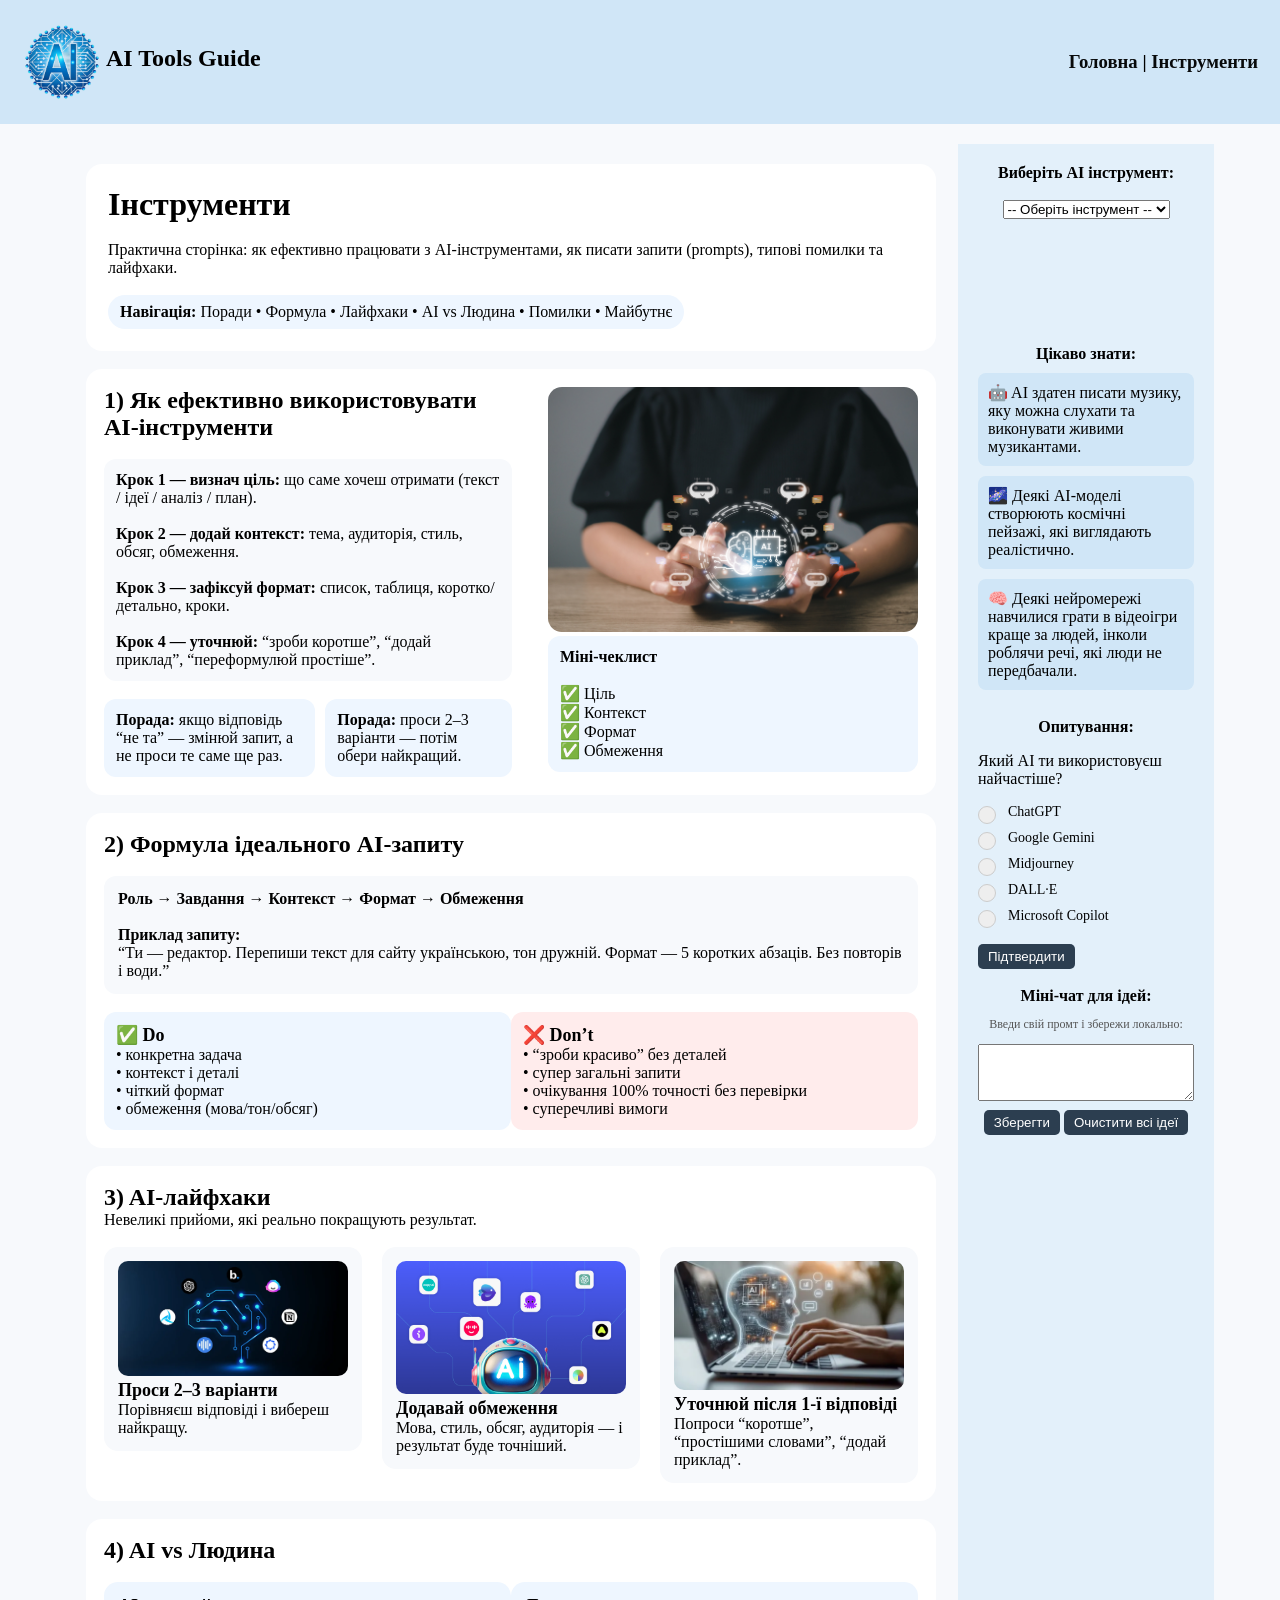
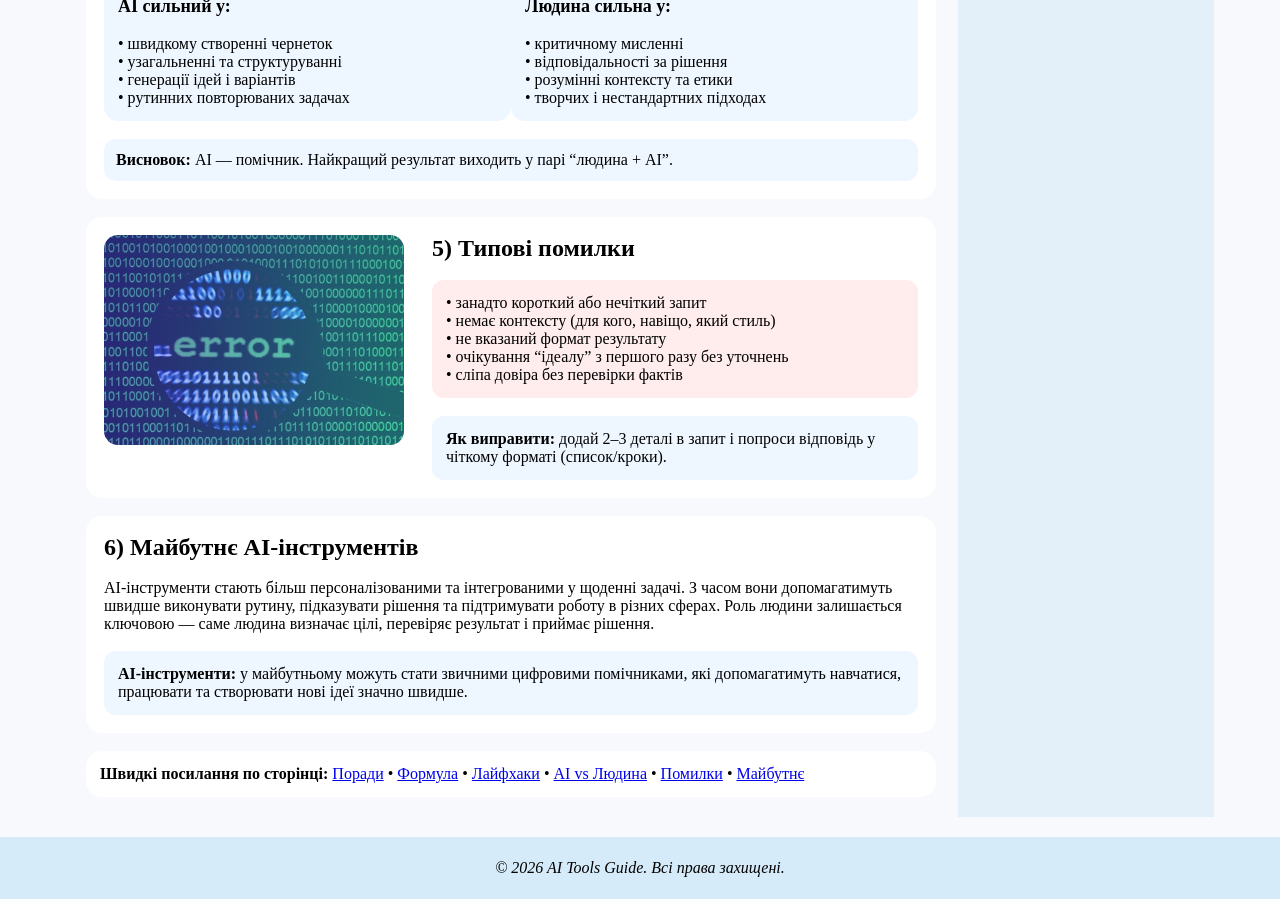
<file: tools.html>
<!DOCTYPE html>
<html lang="uk">
<head>
    <meta charset="UTF-8">
    <meta http-equiv="X-UA-Compatible" content="IE=edge">
    <meta name="viewport" content="width=device-width, initial-scale=1.0">
    
    <link rel="icon" type="image/png" href="fav.avif">
    <title>Інструменти — AI Tools Guide</title>

    <style>
      * {
        box-sizing: border-box;
      }

      html, body {
        margin: 0;
        padding: 0;
        overflow-x: hidden;
      }

      .zoom {
        transition: transform 0.3s ease;
      }

      .zoom:hover {
        transform: scale(1.05);
        cursor: pointer;
      }

      .radioContainer {
        display: block;
        position: relative;
        padding-left: 30px;
        margin-bottom: 10px;
        cursor: pointer;
        font-size: 14px;
        user-select: none;
      }

      .radioContainer input {
        position: absolute;
        opacity: 0;
        cursor: pointer;
      }

      .checkmark {
        position: absolute;
        top: 2px;
        left: 0;
        height: 18px;
        width: 18px;
        background-color: #eee;
        border-radius: 50%;
        border: 1px solid #ccc;
        transition: 0.2s;
      }

      .radioContainer input:checked ~ .checkmark {
        background-color: #2c3e50;
        border-color: #1a2a38;
      }

      .checkmark:after {
        content: "";
        position: absolute;
        display: none;
      }

      .radioContainer input:checked ~ .checkmark:after {
        display: block;
      }

      .radioContainer .checkmark:after {
        top: 4px;
        left: 4px;
        width: 8px;
        height: 8px;
        border-radius: 50%;
        background: white;
      }

      button:hover {
        background:#1a2a38;
        opacity: 0.95;
      }

      .equal-card {
        vertical-align: top;
      }

      @media (max-width: 768px) {
        .main-layout,
        .hero-table,
        .section-table,
        .hacks-table,
        .vs-table,
        .mistakes-table,
        .future-table,
        .quick-links-table {
          width: 100% !important;
          max-width: 100% !important;
          margin: 0 auto !important;
        }

        .main-layout {
          padding: 0 10px;
        }

        .header-left,
        .header-right {
          display: block;
          width: 100% !important;
          text-align: center !important;
          padding: 12px 10px !important;
        }

        .header-right h3 {
          margin: 8px 0 0 0 !important;
          line-height: 1.5;
          font-size: 18px;
        }

        .header-right a {
          display: inline-block;
          margin: 2px 4px;
          white-space: normal;
        }

        .main-layout > tbody > tr,
        .hero-table > tbody > tr,
        .hacks-table > tbody > tr,
        .mistakes-table > tbody > tr,
        .future-table > tbody > tr {
          display: block;
          width: 100% !important;
        }

        .main-left,
        .main-right,
        .hero-text,
        .hero-side,
        .section-left,
        .section-right,
        .hack-card-wrap,
        .mistakes-left,
        .mistakes-right,
        .future-left,
        .future-right {
          display: block;
          width: 100% !important;
          max-width: 100% !important;
        }

        .main-left,
        .main-right {
          padding: 10px 0 !important;
        }

        .sidebar {
          margin-top: 15px;
          padding: 15px !important;
        }

        .sidebar-spacer {
          display: none;
        }

        .hero-text,
        .hero-side,
        .header-left,
        .header-right,
        .section-table td,
        .quick-links-table td {
          text-align: center !important;
        }

        .hero-text,
        .section-table td,
        .sidebar,
        .quick-links-table td {
          padding-left: 15px !important;
          padding-right: 15px !important;
        }

        .hero-text {
          padding-top: 15px !important;
          padding-bottom: 15px !important;
        }

        .hero-text p,
        .section-table p,
        .sidebar p,
        .sidebar b,
        .sidebar label,
        .sidebar div,
        .quick-links-table td,
        li,
        font {
          word-wrap: break-word;
          overflow-wrap: break-word;
        }

        .hero-side-img,
        .hack-img,
        .mistakes-img {
          width: 100% !important;
          max-width: 100% !important;
          height: auto !important;
        }

        .hack-card-wrap {
          padding: 0 !important;
          margin-bottom: 15px;
        }

        .section-right,
        .mistakes-left,
        .mistakes-right,
        .future-right {
          padding-left: 0 !important;
        }

        table[width="100%"],
        table[width="90%"] {
          width: 100% !important;
        }

        td[width="70%"],
        td[width="72%"],
        td[width="65%"],
        td[width="30%"],
        td[width="28%"],
        td[width="33%"] {
          width: 100% !important;
        }

        #aiSelect,
        #ideaInput,
        .sidebar button,
        .section5-table input[type="range"],
        .section5-table select {
          width: 100% !important;
          max-width: 100% !important;
          display: block;
          margin-left: auto;
          margin-right: auto;
        }

        /* Опитування: ВАРІАНТИ ОДИН ПІД ОДНИМ */
        #poll {
          text-align: left !important;
        }

        #poll .radioContainer {
          display: block !important;
          width: 100% !important;
          margin-bottom: 10px !important;
        }

        #poll button {
          width: 100% !important;
          max-width: 100% !important;
          display: block !important;
          margin-left: auto !important;
          margin-right: auto !important;
        }

        .sidebar > b,
        .sidebar > p,
        .sidebar select,
        .sidebar textarea,
        .sidebar #savedIdeas {
          text-align: center;
        }

        .sidebar div[style*="text-align:left"] {
          text-align: left !important;
        }

        font[size="6"] {
          font-size: 32px !important;
        }

        font[size="5"] {
          display: inline-block;
          margin-top: 8px;
          font-size: 28px !important;
        }

        h3 {
          font-size: 20px;
        }

        /* Do / Don’t і AI vs Людина — 2 поруч на мобілці */
        .two-cards-mobile {
          width: 100% !important;
          table-layout: fixed;
          border-collapse: separate;
          border-spacing: 8px 0;
        }

        .two-cards-mobile > tbody > tr {
          display: table-row !important;
          width: auto !important;
        }

        .two-cards-mobile td.equal-card {
          display: table-cell !important;
          width: 50% !important;
          min-height: 210px;
          padding: 10px !important;
          vertical-align: top !important;
          word-break: break-word;
        }

        .two-cards-mobile td.equal-gap {
          display: none !important;
          width: 0 !important;
          padding: 0 !important;
        }

        .two-cards-mobile font[size="4"] {
          font-size: 17px !important;
        }

        .two-cards-mobile font[size="3"] {
          font-size: 14px !important;
          line-height: 1.45 !important;
        }
      }
    </style>
</head>

<body bgcolor="#f7f9fc">

<!-- ===== HEADER ===== -->
<table width="100%" bgcolor="#d0e6f7" cellpadding="20">
    <tr>
        <td class="header-left">
            <a href="index.html" style="display:inline-block;">
                <img src="logo (2).png" width="80" alt="Лого" style="vertical-align:middle;">
            </a>
            <font size="5"><b>AI Tools Guide</b></font>
        </td>

        <td class="header-right" align="right">
            <h3 style="margin:0;">
                <a href="index.html" style="text-decoration:none; color:#080a0b;">Головна</a> |
                <a href="tools.html" style="text-decoration:none; color:#080a0b;"><b>Інструменти</b></a>
            </h3>
        </td>
    </tr>
</table>

<br>

<!-- ===== MAIN CONTENT WITH SIDEBAR ===== -->
<table class="main-layout" width="90%" align="center" cellpadding="20">
  <tr valign="top">

    <!-- ===== LEFT: MAIN CONTENT ===== -->
    <td class="main-left" width="70%">

      <!-- ===== HERO ===== -->
      <table class="hero-table" width="100%" bgcolor="#ffffff" cellpadding="22" cellspacing="0" style="border-radius:16px;">
        <tr>
          <td class="hero-text" width="70%" valign="top">
            <font size="6"><b>Інструменти</b></font><br><br>
            <font size="3">
              Практична сторінка: як ефективно працювати з AI-інструментами, як писати запити (prompts),
              типові помилки та лайфхаки. 
            </font>
            <br><br>

            <table cellpadding="0" cellspacing="0">
              <tr>
                <td bgcolor="#eef6ff" style="padding:8px 12px; border-radius:999px;">
                  <font size="3"><b>Навігація:</b> Поради • Формула • Лайфхаки • AI vs Людина • Помилки • Майбутнє</font>
                </td>
              </tr>
            </table>
          </td>
        </tr>
      </table>

      <br>

      <!-- ===== SECTION 1 ===== -->
      <table class="section-table" width="100%" bgcolor="#ffffff" cellpadding="18" cellspacing="0" style="border-radius:16px;">
        <tr>
          <td class="section-left" width="72%" valign="top">
            <font size="5"><b id="howto">1) Як ефективно використовувати AI-інструменти</b></font><br><br>

            <table width="100%" cellpadding="12" cellspacing="0" bgcolor="#f7f9fc" style="border-radius:12px;">
              <tr>
                <td>
                  <font size="3">
                    <b>Крок 1 — визнач ціль:</b> що саме хочеш отримати (текст / ідеї / аналіз / план).<br><br>
                    <b>Крок 2 — додай контекст:</b> тема, аудиторія, стиль, обсяг, обмеження.<br><br>
                    <b>Крок 3 — зафіксуй формат:</b> список, таблиця, коротко/детально, кроки.<br><br>
                    <b>Крок 4 — уточнюй:</b> “зроби коротше”, “додай приклад”, “переформулюй простіше”.
                  </font>
                </td>
              </tr>
            </table>

            <br>

            <table width="100%" cellpadding="0" cellspacing="0">
              <tr>
                <td bgcolor="#eef6ff" style="padding:12px; border-radius:12px;">
                  <font size="3"><b>Порада:</b> якщо відповідь “не та” — змінюй запит, а не проси те саме ще раз.</font>
                </td>
                <td width="10"></td>
                <td bgcolor="#eef6ff" style="padding:12px; border-radius:12px;">
                  <font size="3"><b>Порада:</b> проси 2–3 варіанти — потім обери найкращий.</font>
                </td>
              </tr>
            </table>

          </td>

          <td class="section-right" width="28%" valign="top">
            <img src="steps.png" alt="Steps illustration" width="370" style="border-radius:14px;" class="zoom"><br>

            <table width="100%" bgcolor="#eef6ff" cellpadding="12" cellspacing="0" style="border-radius:12px;">
              <tr>
                <td>
                  <font size="3"><b>Міні-чеклист</b></font><br><br>
                  <font size="3">
                    ✅ Ціль<br>
                    ✅ Контекст<br>
                    ✅ Формат<br>
                    ✅ Обмеження
                  </font>
                </td>
              </tr>
            </table>

          </td>
        </tr>
      </table>

      <br>

      <!-- ===== SECTION 2 ===== -->
      <table class="section-table" width="100%" bgcolor="#ffffff" cellpadding="18" cellspacing="0" style="border-radius:16px;">
        <tr>
          <td width="100%" valign="top">
            <font size="5"><b id="formula">2) Формула ідеального AI-запиту</b></font><br><br>

            <table width="100%" cellpadding="14" cellspacing="0" bgcolor="#f7f9fc" style="border-radius:12px;">
              <tr>
                <td>
                  <font size="3">
                    <b>Роль → Завдання → Контекст → Формат → Обмеження</b><br><br>
                    <b>Приклад запиту:</b><br>
                    “Ти — редактор. Перепиши текст для сайту українською, тон дружній.
                    Формат — 5 коротких абзаців. Без повторів і води.”
                  </font>
                </td>
              </tr>
            </table>

            <br>

            <table class="two-cards-mobile" width="100%" cellpadding="0" cellspacing="0">
              <tr>
                <td class="equal-card" width="50%" bgcolor="#eef6ff" style="padding:12px; border-radius:12px;">
                  <font size="4"><b>✅ Do</b></font><br>
                  <font size="3">
                    • конкретна задача<br>
                    • контекст і деталі<br>
                    • чіткий формат<br>
                    • обмеження (мова/тон/обсяг)
                  </font>
                </td>
                <td class="equal-gap" width="10"></td>
                <td class="equal-card" width="50%" bgcolor="#ffecec" style="padding:12px; border-radius:12px;">
                  <font size="4"><b>❌ Don’t</b></font><br>
                  <font size="3">
                    • “зроби красиво” без деталей<br>
                    • супер загальні запити<br>
                    • очікування 100% точності без перевірки<br>
                    • суперечливі вимоги
                  </font>
                </td>
              </tr>
            </table>

          </td>
        </tr>
      </table>

      <br>

      <!-- ===== SECTION 3: LIFEHACKS ===== -->
      <table class="hacks-table" width="100%" bgcolor="#ffffff" cellpadding="18" cellspacing="0" style="border-radius:16px;">
        <tr>
          <td>
            <font size="5"><b id="hacks">3) AI-лайфхаки</b></font><br>
            <font size="3">Невеликі прийоми, які реально покращують результат.</font>
            <br><br>

            <table width="100%" cellpadding="0" cellspacing="0">
              <tr>
                <td class="hack-card-wrap" width="33%" valign="top" style="padding-right:10px;">
                  <table width="100%" bgcolor="#f7f9fc" cellpadding="14" cellspacing="0" style="border-radius:14px;">
                    <tr><td>
                      <img src="hack-variants.png" alt="Ask for variants" width="230" style="border-radius:10px;" class="zoom"><br>
                      <font size="4"><b>Проси 2–3 варіанти</b></font><br>
                      <font size="3">Порівняєш відповіді і вибереш найкращу.</font>
                    </td></tr>
                  </table>
                </td>

                <td class="hack-card-wrap" width="33%" valign="top" style="padding:0 10px;">
                  <table width="100%" bgcolor="#f7f9fc" cellpadding="14" cellspacing="0" style="border-radius:14px;">
                    <tr><td>
                      <img src="hack-constraints.png" alt="Add constraints" width="230" style="border-radius:10px;" class="zoom"><br>
                      <font size="4"><b>Додавай обмеження</b></font><br>
                      <font size="3">Мова, стиль, обсяг, аудиторія — і результат буде точніший.</font>
                    </td></tr>
                  </table>
                </td>

                <td class="hack-card-wrap" width="33%" valign="top" style="padding-left:10px;">
                  <table width="100%" bgcolor="#f7f9fc" cellpadding="14" cellspacing="0" style="border-radius:14px;">
                    <tr><td>
                      <img src="hack-refine.png" alt="Refine output" width="230" style="border-radius:10px;" class="zoom"><br>
                      <font size="4"><b>Уточнюй після 1-ї відповіді</b></font><br>
                      <font size="3">Попроси “коротше”, “простішими словами”, “додай приклад”.</font>
                    </td></tr>
                  </table>
                </td>
              </tr>
            </table>

          </td>
        </tr>
      </table>

      <br>

      <!-- ===== SECTION 4: AI vs HUMAN ===== -->
      <table class="vs-table" width="100%" bgcolor="#ffffff" cellpadding="18" cellspacing="0" style="border-radius:16px;">
        <tr>
          <td width="100%" valign="top">
            <font size="5"><b id="vs">4) AI vs Людина</b></font><br><br>

            <table class="two-cards-mobile" width="100%" cellpadding="0" cellspacing="0">
              <tr>
                <td class="equal-card" width="50%" bgcolor="#eef6ff" style="padding:14px; border-radius:14px;">
                  <font size="4"><b>AI сильний у:</b></font><br><br>
                  <font size="3">
                    • швидкому створенні чернеток<br>
                    • узагальненні та структуруванні<br>
                    • генерації ідей і варіантів<br>
                    • рутинних повторюваних задачах
                  </font>
                </td>
                <td class="equal-gap" width="10"></td>
                <td class="equal-card" width="50%" bgcolor="#eef6ff" style="padding:14px; border-radius:14px;">
                  <font size="4"><b>Людина сильна у:</b></font><br><br>
                  <font size="3">
                    • критичному мисленні<br>
                    • відповідальності за рішення<br>
                    • розумінні контексту та етики<br>
                    • творчих і нестандартних підходах
                  </font>
                </td>
              </tr>
            </table>

            <br>

            <table width="100%" bgcolor="#eef6ff" cellpadding="12" cellspacing="0" style="border-radius:12px;">
              <tr>
                <td>
                  <font size="3"><b>Висновок:</b> AI — помічник. Найкращий результат виходить у парі “людина + AI”.</font>
                </td>
              </tr>
            </table>
          </td>
        </tr>
      </table>

      <br>

      <!-- ===== SECTION 5: MISTAKES ===== -->
      <table class="mistakes-table" width="100%" bgcolor="#ffffff" cellpadding="18" cellspacing="0" style="border-radius:16px;">
        <tr>
          <td class="mistakes-left" width="30%" valign="top">
            <img src="mistakes.png" alt="Common mistakes" width="300" style="border-radius:14px;" class="zoom"><br>
          </td>

          <td class="mistakes-right" width="70%" valign="top" style="padding-left:10px;">
            <font size="5"><b id="mistakes">5) Типові помилки</b></font><br><br>

            <table width="100%" cellpadding="14" cellspacing="0" bgcolor="#ffecec" style="border-radius:12px;">
              <tr>
                <td>
                  <font size="3">
                    • занадто короткий або нечіткий запит<br>
                    • немає контексту (для кого, навіщо, який стиль)<br>
                    • не вказаний формат результату<br>
                    • очікування “ідеалу” з першого разу без уточнень<br>
                    • сліпа довіра без перевірки фактів
                  </font>
                </td>
              </tr>
            </table>

            <br>

            <table width="100%" cellpadding="14" cellspacing="0" bgcolor="#eef6ff" style="border-radius:12px;">
              <tr>
                <td>
                  <font size="3"><b>Як виправити:</b> додай 2–3 деталі в запит і попроси відповідь у чіткому форматі (список/кроки).</font>
                </td>
              </tr>
            </table>

          </td>
        </tr>
      </table>

      <br>

      <!-- ===== SECTION 6: FUTURE ===== -->
      <table class="future-table" width="100%" bgcolor="#ffffff" cellpadding="18" cellspacing="0" style="border-radius:16px;">
        <tr>
          <td class="future-left" width="70%" valign="top">
            <font size="5"><b id="future">6) Майбутнє AI-інструментів</b></font><br><br>
            <font size="3">
              AI-інструменти стають більш персоналізованими та інтегрованими у щоденні задачі.
              З часом вони допомагатимуть швидше виконувати рутину, підказувати рішення та підтримувати роботу в різних сферах.
              Роль людини залишається ключовою — саме людина визначає цілі, перевіряє результат і приймає рішення.
            </font>

            <br><br>

            <table width="100%" bgcolor="#eef6ff" cellpadding="14" cellspacing="0" style="border-radius:12px;">
              <tr>
                <td>
                  <font size="3"><b>AI-інструменти:</b> у майбутньому можуть стати звичними цифровими помічниками, які допомагатимуть навчатися, працювати та створювати нові ідеї значно швидше.</font>
                </td>
              </tr>
            </table>
          </td>
        </tr>
      </table>

      <br>

      <!-- ===== OPTIONAL: ANCHOR LINKS ===== -->
      <table class="quick-links-table" width="100%" bgcolor="#ffffff" cellpadding="14" cellspacing="0" style="border-radius:16px;">
        <tr>
          <td>
            <font size="3">
              <b>Швидкі посилання по сторінці:</b>
              <a href="#howto">Поради</a> •
              <a href="#formula">Формула</a> •
              <a href="#hacks">Лайфхаки</a> •
              <a href="#vs">AI vs Людина</a> •
              <a href="#mistakes">Помилки</a> •
              <a href="#future">Майбутнє</a>
            </font>
          </td>
        </tr>
      </table>

    </td>

    <!-- ===== RIGHT: SIDEBAR ===== -->
    <td class="main-right sidebar" width="30%" bgcolor="#e3f0fa" align="center" style="vertical-align:top; padding:20px;">
        
        <b>Виберіть AI інструмент:</b>
        <br><br>
        <select id="aiSelect">
          <option value="" selected disabled hidden>-- Оберіть інструмент --</option>
          <option value="chatgpt.html">ChatGPT</option>
          <option value="googlegemini.html">Google Gemini</option>
          <option value="Midjourney.html">Midjourney</option>
          <option value="DALL-E.html">DALL·E</option>
          <option value="copilot.html">Microsoft Copilot</option>
        </select>

        <div class="sidebar-spacer">
          <br><br><br><br><br><br><br>
        </div>

        <b>Цікаво знати:</b>
        <div style="width:100%; text-align:left;">
            <div style="background:#d0e6f7; padding:10px; border-radius:8px; margin:10px 0;">
                🤖 AI здатен писати музику, яку можна слухати та виконувати живими музикантами.
            </div>
            <div style="background:#d0e6f7; padding:10px; border-radius:8px; margin:10px 0;">
                🌌 Деякі AI-моделі створюють космічні пейзажі, які виглядають реалістично.
            </div>
            <div style="background:#d0e6f7; padding:10px; border-radius:8px; margin:10px 0;">
                🧠 Деякі нейромережі навчилися грати в відеоігри краще за людей, інколи роблячи речі, які люди не передбачали.
            </div>
        </div>

        <br>

        <b>Опитування:</b>
        <div id="poll" style="text-align:left; margin-top:5px;">
            <p>Який AI ти використовуєш найчастіше?</p>
            
            <label class="radioContainer">ChatGPT
                <input type="radio" name="ai" value="ChatGPT">
                <span class="checkmark"></span>
            </label>

            <label class="radioContainer">Google Gemini
                <input type="radio" name="ai" value="Google Gemini">
                <span class="checkmark"></span>
            </label>

            <label class="radioContainer">Midjourney
                <input type="radio" name="ai" value="Midjourney">
                <span class="checkmark"></span>
            </label>

            <label class="radioContainer">DALL·E
                <input type="radio" name="ai" value="DALL·E">
                <span class="checkmark"></span>
            </label>

            <label class="radioContainer">Microsoft Copilot
                <input type="radio" name="ai" value="Microsoft Copilot">
                <span class="checkmark"></span>
            </label>

            <button onclick="submitVote()" style="margin-top:10px; padding:5px 10px; background:#2c3e50; color:#fff; border:none; border-radius:5px; cursor:pointer;">Підтвердити</button>
        </div>

        <br>

        <b>Міні-чат для ідей:</b>
        <p style="font-size:12px; color:#555;">Введи свій промт і збережи локально:</p>
        <textarea id="ideaInput" rows="3" style="width:100%; padding:5px;"></textarea>
        <br>
        <button onclick="saveIdea()" style="margin-top:5px; background:#2c3e50; color:#fff; border:none; padding:5px 10px; border-radius:5px; cursor:pointer;">Зберегти</button>
        <button onclick="clearIdeas()" style="margin-top:5px; background:#2c3e50; color:#fff; border:none; padding:5px 10px; border-radius:5px; cursor:pointer;">Очистити всі ідеї</button>
        <div id="savedIdeas" style="margin-top:10px; font-size:13px; color:#333;"></div>

    </td>
  </tr>
</table>

<br>

<!-- ===== FOOTER ===== -->
<table width="100%" bgcolor="#d6ebf9" cellpadding="20">
  <tr>
    <td align="center">
      <i>© 2026 AI Tools Guide. Всі права захищені.</i>
    </td>
  </tr>
</table>

<script>
function submitVote() {
    const radios = document.getElementsByName('ai');
    let selected = null;
    for (const r of radios) {
        if (r.checked) { selected = r.value; break; }
    }
    if (selected) alert(`Ви обрали: ${selected}`);
    else alert('Будь ласка, оберіть AI перед підтвердженням!');
}

function saveIdea() {
    const input = document.getElementById('ideaInput');
    const text = input.value.trim();
    if(!text) return alert('Введіть текст!');
    
    let ideas = JSON.parse(localStorage.getItem('ideas')) || [];
    ideas.push(text);
    localStorage.setItem('ideas', JSON.stringify(ideas));
    input.value = '';
    renderIdeas();
}

function renderIdeas() {
    let ideas = JSON.parse(localStorage.getItem('ideas')) || [];
    const container = document.getElementById('savedIdeas');
    container.innerHTML = '';
    ideas.forEach((idea) => {
        container.innerHTML += `<div>💡 ${idea}</div>`;
    });
}

function clearIdeas() {
    localStorage.removeItem('ideas');
    renderIdeas();
}

window.addEventListener('load', () => {
    let ideas = JSON.parse(localStorage.getItem('ideas')) || [];
    if(ideas.length > 1){
        ideas = [ideas[0]];
        localStorage.setItem('ideas', JSON.stringify(ideas));
    }
    renderIdeas();
});

const select = document.getElementById("aiSelect");

const page = decodeURIComponent(window.location.pathname.split("/").pop() || "")
  .split("?")[0]
  .split("#")[0];

const isHomePage = !page || page === "index.html";

if (!isHomePage) {
  if ([...select.options].some(o => o.value === page)) {
    select.value = page;
  } else {
    select.selectedIndex = 0;
  }
} else {
  select.selectedIndex = 0;
}

select.addEventListener("change", function () {
  if (this.value && this.value !== "#") {
    window.location.href = this.value;
  }
});
</script>

</body>
</html>
</file>
<file: style.css>
/* ================== СВІТЛА ТЕМА (default) ================== */
body {
    background-color: #f7f9fc;
    color: #080a0b;
    font-family: Georgia, "Times New Roman", serif;
    margin: 0;
    transition: 0.3s;
}

a { text-decoration: none; color: #080a0b; }

/* ===== Хедер ===== */
header {
    display: flex;
    justify-content: space-between;
    align-items: center;
    width: 100%;
}
nav { margin-left: auto; }
.nav-link { text-decoration: none; font-weight: bold; transition: 0.2s; }
.nav-link:hover { opacity: 0.7; }

/* ===== Theme toggle button ===== */
#themeToggle {
    display: block;
    margin: 20px auto;
    padding: 10px 20px;
    font-size: 16px;
    border-radius: 8px;
    cursor: pointer;
}

/* ===== Галерея / Карусель ===== */
.carousel-container {
    width: 100%;
    max-width: 500px;
    margin: 0 auto;
    text-align: center;
}
.carousel-image-wrapper {
    width: 100%;
    height: 300px;
    overflow: hidden;
    border-radius: 12px;
}
.carousel-image-wrapper img {
    width: 100%;
    height: 100%;
    object-fit: cover;
    display: block;
}
.carousel-controls {
    display: flex;
    justify-content: center;
    gap: 15px;
    margin-top: 15px;
}
.carousel-controls button {
    background: #d0e6f7;
    border: none;
    padding: 10px 20px;
    border-radius: 8px;
    cursor: pointer;
    font-weight: bold;
}

/* ===== Кнопка-картинка ===== */
.img-button {
    display: inline-block;
    padding: 20px 30px;
    font-size: 20px;
    font-weight: bold;
    background: linear-gradient(135deg, #d0e6f7, #a8d0e6);
    border-radius: 12px;
    box-shadow: 0 5px 15px rgba(0,0,0,0.2);
    text-align: center;
    color: #2c3e50;
    line-height: normal;
    white-space: nowrap;
    transition: transform 0.2s, box-shadow 0.2s;
}
.img-button:hover { transform: translateY(-3px); box-shadow: 0 8px 20px rgba(0,0,0,0.3); }
.img-button:active { transform: translateY(0); box-shadow: 0 5px 15px rgba(0,0,0,0.2); }

/* ===== Годинник ===== */
#clock {
    background: #d0e6f7;
    color: #2c3e50;
    font-size: 20px;
    font-weight: bold;
    padding: 10px;
    border-radius: 8px;
    box-shadow: 0 2px 6px rgba(0,0,0,0.15);
    width: 150px;
    margin: 10px auto;
}

/* ===== Квіз ===== */
#quiz button {
    background: #2c3e50;
    color: #fff;
    border: none;
    border-radius: 6px;
    padding: 8px 15px;
    cursor: pointer;
    transition: all 0.3s ease;
}
#quiz button:hover {
    background: #1a2a38;
    transform: scale(1.05);
    box-shadow: 0 4px 10px rgba(0,0,0,0.25);
}

/* ===== Лайфхаки ===== */
.hack-carousel, .hack-text-wrapper, .hack-controls, #hackCounter { text-align: center; }
.hack-text-wrapper {
    height: 100px;
    display: flex;
    align-items: center;
    justify-content: center;
    padding: 10px;
    box-sizing: border-box;
}
.hack-controls {
    display: flex;
    justify-content: center;
    gap: 15px;
    margin-top: 10px;
}
.hack-carousel-buttons { display: flex; justify-content: center; gap: 15px; margin-top: 10px; }

/* ===== Рейтинг зірками ===== */
.star-rating {
    display: flex;
    gap: 5px;
    font-size: 2.5rem;
    cursor: pointer;
    justify-content: center;
}
.star-rating span { color: lightgray; transition: color 0.2s, transform 0.2s; }
.star-rating span.hover, .star-rating span.selected { color: gold; }
.star-rating span.hover { transform: scale(1.2); }

/* ===== Радіо кнопки ===== */
.radioContainer {
    display: block;
    position: relative;
    padding-left: 30px;
    margin-bottom: 10px;
    cursor: pointer;
    font-size: 14px;
    user-select: none;
}
.radioContainer input { position: absolute; opacity: 0; cursor: pointer; }
.checkmark {
    position: absolute;
    top: 2px;
    left: 0;
    height: 18px;
    width: 18px;
    background-color: #eee;
    border-radius: 50%;
    border: 1px solid #ccc;
    transition: 0.2s;
}
.radioContainer input:checked ~ .checkmark { background-color: #2c3e50; border-color: #1a2a38; }
.checkmark:after {
    content: "";
    position: absolute;
    display: none;
}
.radioContainer input:checked ~ .checkmark:after {
    display: block;
    top: 4px;
    left: 4px;
    width: 8px;
    height: 8px;
    border-radius: 50%;
    background: white;
}

/* ===== Попап ===== */
#popup {
    position: fixed;
    top: 0; left: 0;
    width: 100%; height: 100%;
    background: rgba(0,0,0,0.5);
    display: flex; justify-content: center; align-items: center;
    z-index: 1000; opacity: 0; pointer-events: none;
    transition: opacity 0.3s ease;
}
#popup.show { opacity: 1; pointer-events: auto; }
#popupContent {
    background: #f7f9fc;
    padding: 20px;
    border-radius: 10px;
    max-width: 400px;
    text-align: center;
    box-shadow: 0 4px 10px rgba(0,0,0,0.2);
    transform: translateY(-50px);
    transition: transform 0.3s ease;
}
#popup.show #popupContent { transform: translateY(0); }
#popupContent button {
    margin-top: 15px;
    padding: 5px 10px;
    background: #2c3e50;
    color: #fff;
    border: none;
    border-radius: 5px;
    cursor: pointer;
    transition: 0.2s;
}
#popupContent button:hover { background: #1a2a38; }

/* ================== ТЕМНА ТЕМА ================== */
body.dark {
    background: #121212;
    color: #e0e0e0;
}
body.dark a { color: #a78bfa; }
body.dark .nav-link { color: #f1f1f1; }
body.dark .nav-link:hover { color: #a8d0e6; }
body.dark #clock { background: #2c3e50; color: #d0e6f7; }
body.dark .img-button { background-color: #333; color: #fff; border: 1px solid #555; }
body.dark #ideaInput { background-color: #333; color: #fff; border: 1px solid #555; }
body.dark #popupContent { background-color: #2a2a2a; color: #f1f1f1; }
body.dark #popupContent button { background-color: #444; color: #fff; border: 1px solid #555; }
body.dark #popupContent button:hover { background-color: #666; }
body.dark #quiz button { background: #7c3aed; color: #fff; }
body.dark #quiz button:hover { background: #5b21b6; }
body.dark .hack-carousel { background-color: #2c3e50; }
body.dark #hackText, body.dark #hackCounter { color: #fff; }
body.dark table, body.dark td { background-color: #1f2937; color: #f9fafb; }

/* ================== MOBILE RESPONSIVE ================== */
@media (max-width: 768px) {
    body { padding: 8px; display: block; overflow-x: hidden; }

    table, tr, td { display: block; width: 100% !important; padding: 12px !important; box-sizing: border-box; }

    #carouselImage { width: 100% !important; height: 220px !important; object-fit: cover; max-height: none !important; }
    .carousel-controls { flex-wrap: wrap; justify-content: center; gap: 10px; }
    .carousel-controls button { width: 45%; font-size: 16px; }

    button, .img-button, select { width: 100% !important; font-size: 16px; margin-bottom: 10px; }

   p {
    font-size: 16px;
    line-height: 1.5;
}


    .hack-carousel, .fact-card { width: 100%; box-sizing: border-box; }

    td[width="20%"], td[width="30%"] { order: 2; }
    td[width="55%"] { order: 1; }

    .star-rating { justify-content: center; font-size: 28px; }
}


/* Кнопка "Клікни, щоб спробувати" у темній темі */
body.dark .img-button {
    background-color: #7c3aed;  /* насичений фіолетовий для контрасту */
    color: #ffffff;             /* білий текст */
    border: 1px solid #a78bfa; /* світліший контур для видимості */
}

body.dark .img-button:hover {
    background-color: #5b21b6;  /* темніший фіолетовий при ховері */
    color: #ffffff;
    border-color: #c4b5fd;      /* світліший контур */
}




#openPopup {
    display: block;      /* щоб можна було застосувати margin */
    margin: 20px auto;   /* 20px зверху/знизу, по центру горизонтально */
    text-align: center;  /* центр тексту всередині кнопки/посилання */
}



/* Заголовки по центру */
.central-content h1,
.central-content h2,
.central-content h3 {
    text-align: center;
}

/* Основний текст лишається зліва */
.central-content p {
    text-align: left;
}

/* Підпис під попапом по центру */
#openPopup + p {
    text-align: center;
    margin-top: 10px;
}


/* стандартні посилання */
a {
    color: #1a0dab;          /* класичний синій */
    text-decoration: underline;
}

/* при наведенні */
a:hover {
    color: #551a8b;
}

/* темна тема */
body.dark a {
    color: #8ab4f8;
}

body.dark a:hover {
    color: #a8c7fa;
}



.star-rating + p {
    text-align: center;
}



/* навігаційне меню — світла тема */
.nav-link {
    color: #000;
    text-decoration: none;
}

/* hover */
.nav-link:hover {
    opacity: 0.7;
}

/* навігаційне меню — темна тема */
body.dark .nav-link {
    color: #ffffff;
}
</file>
